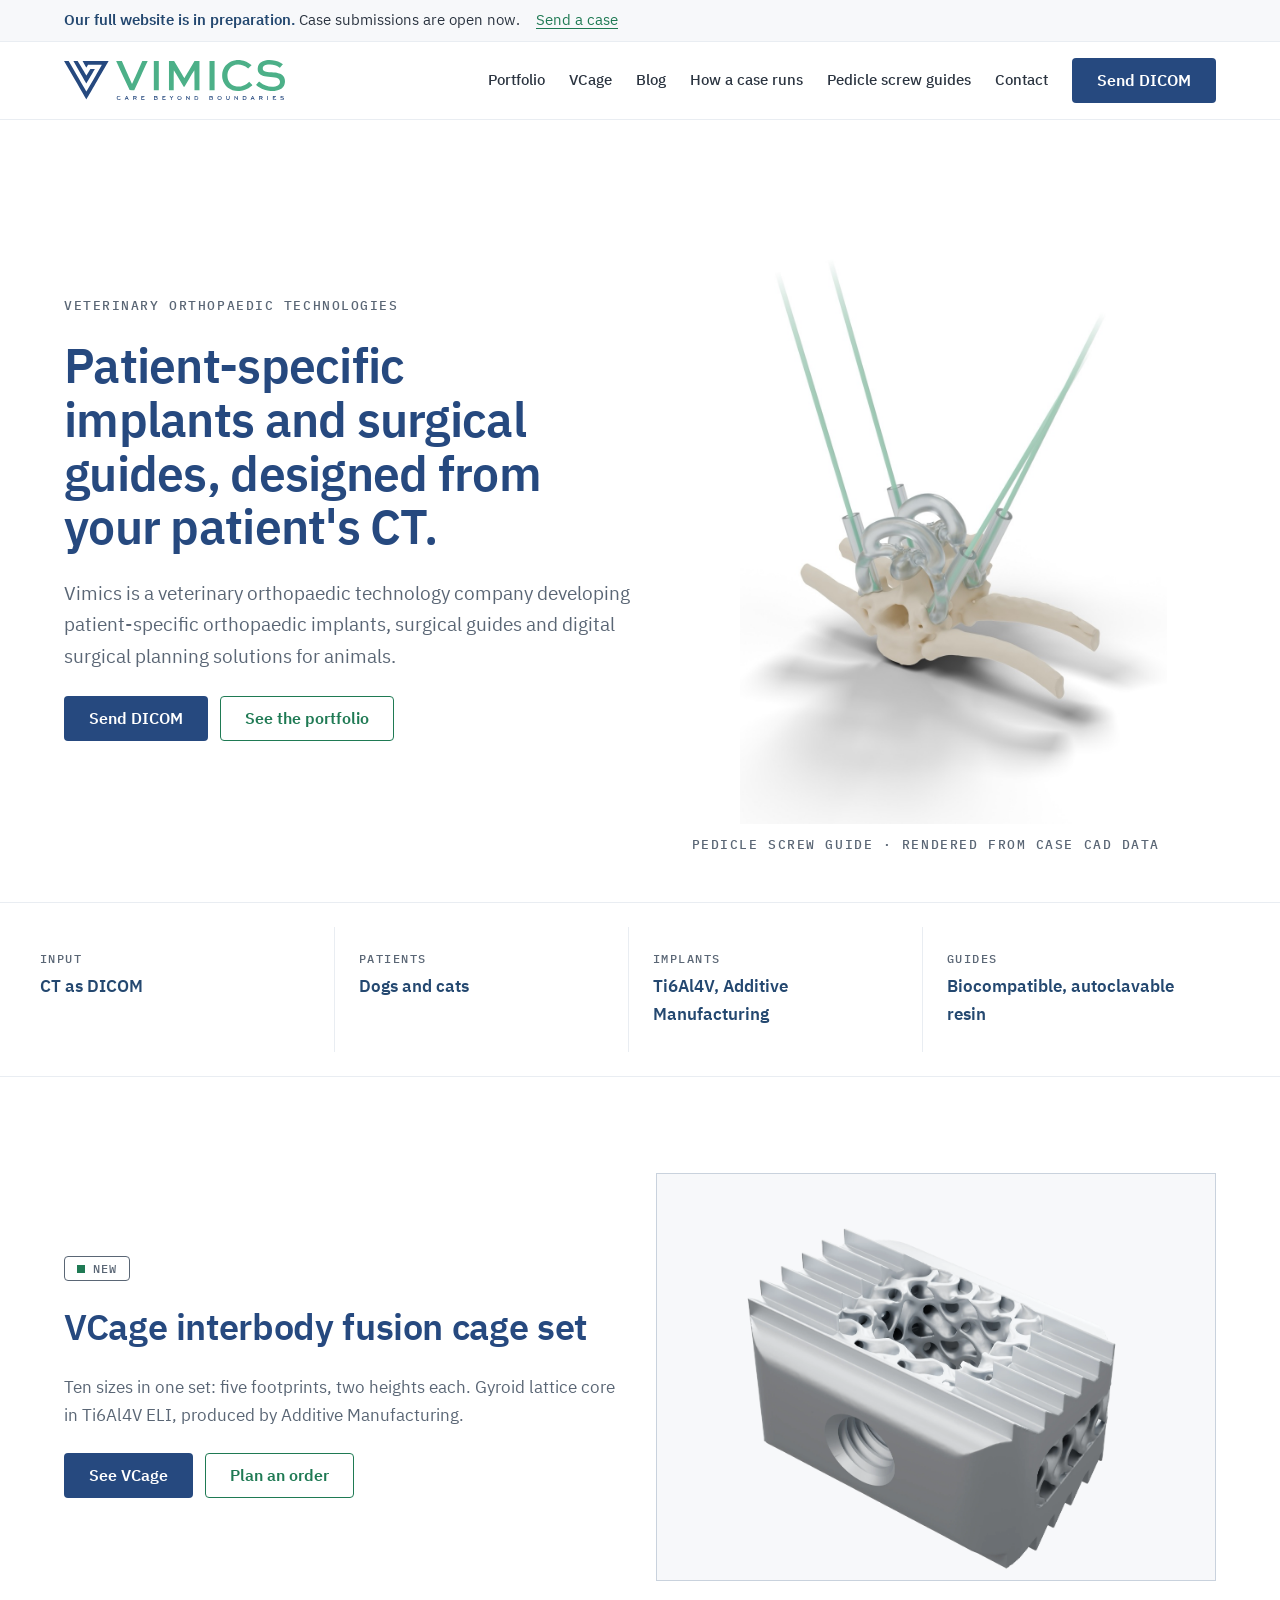
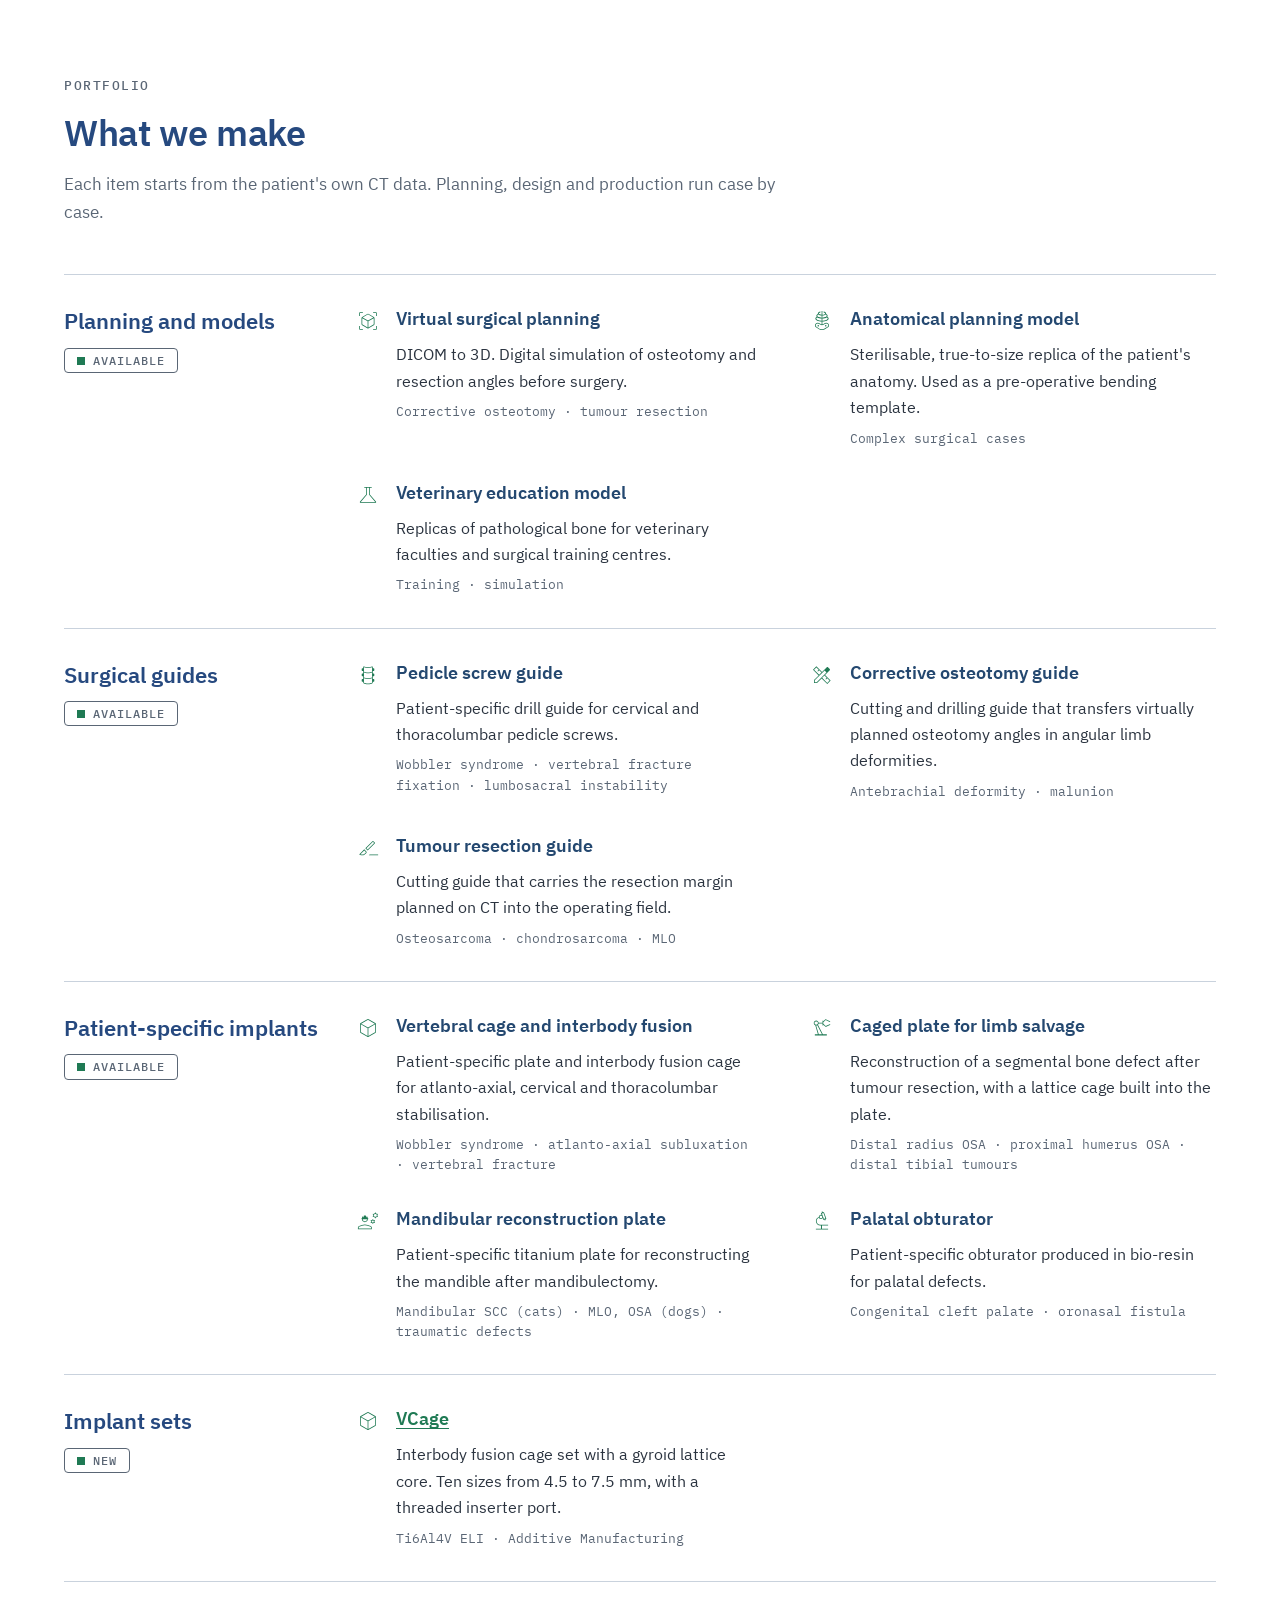
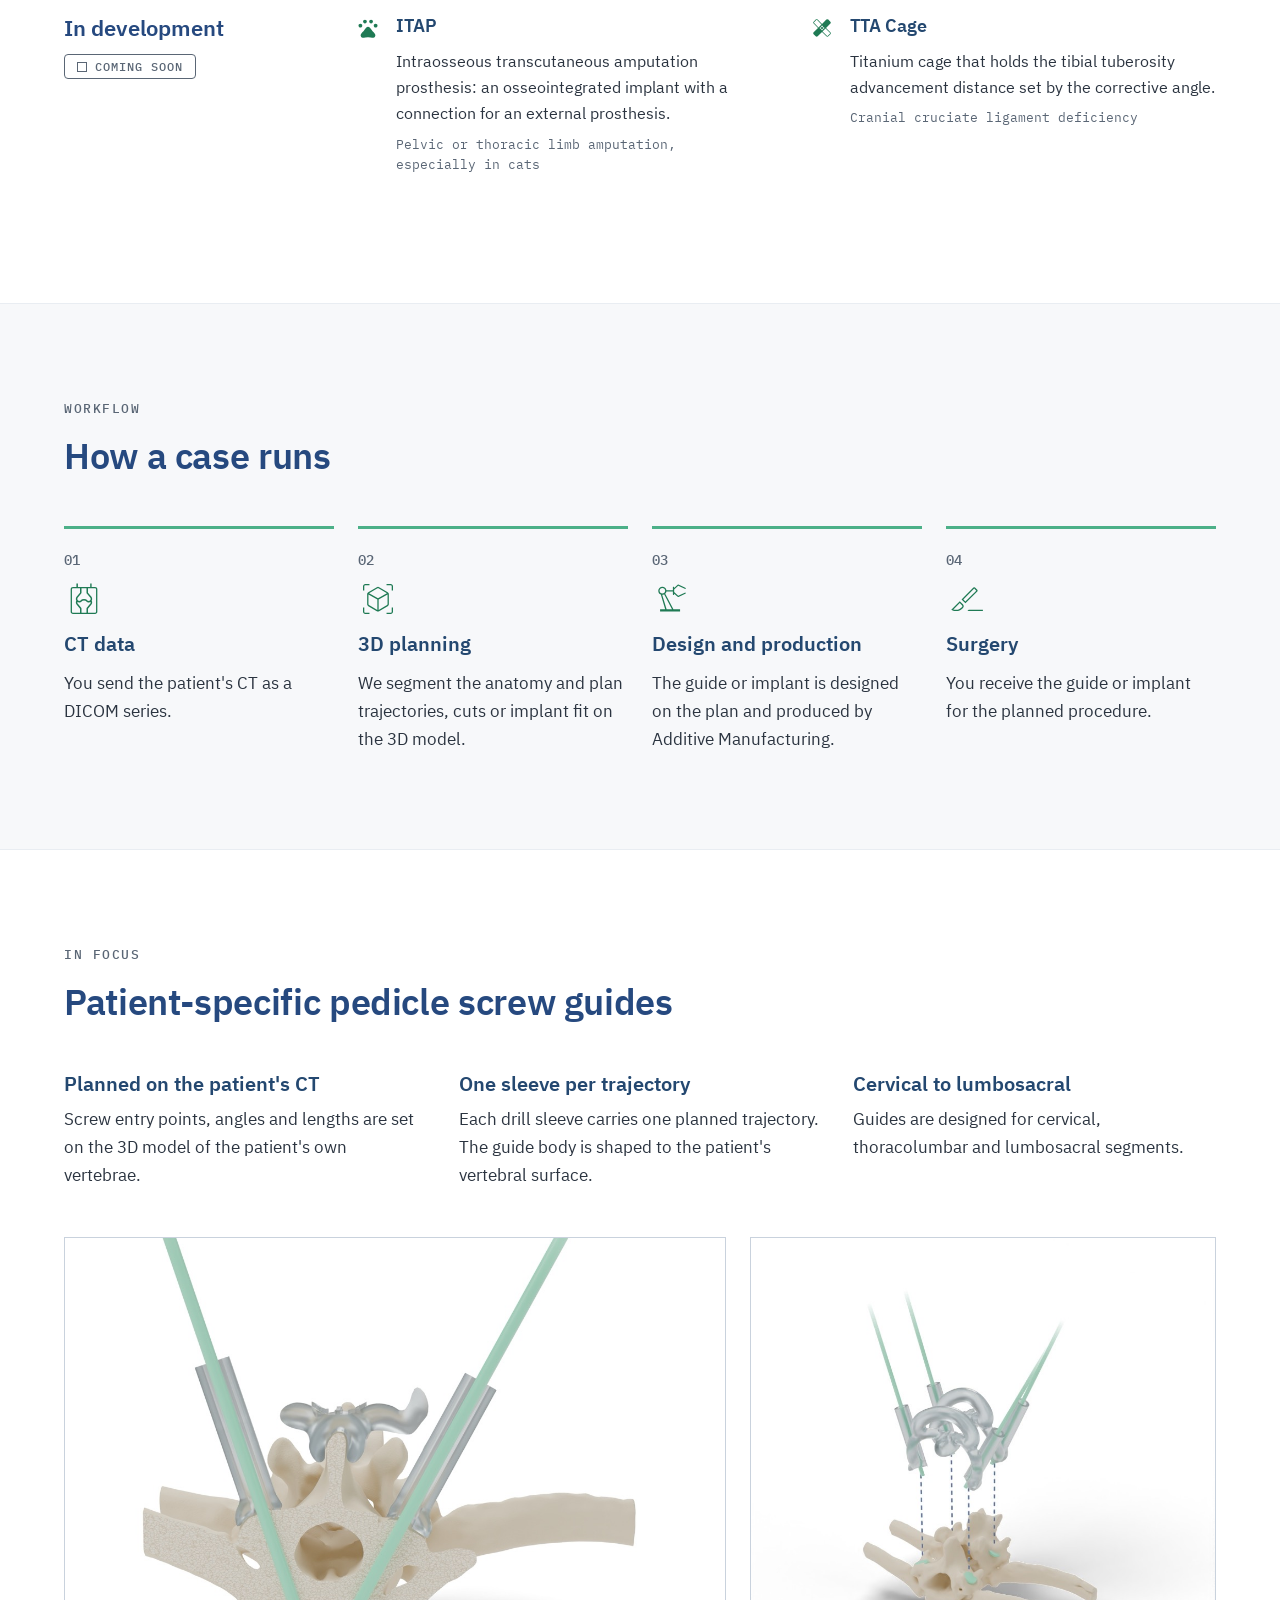
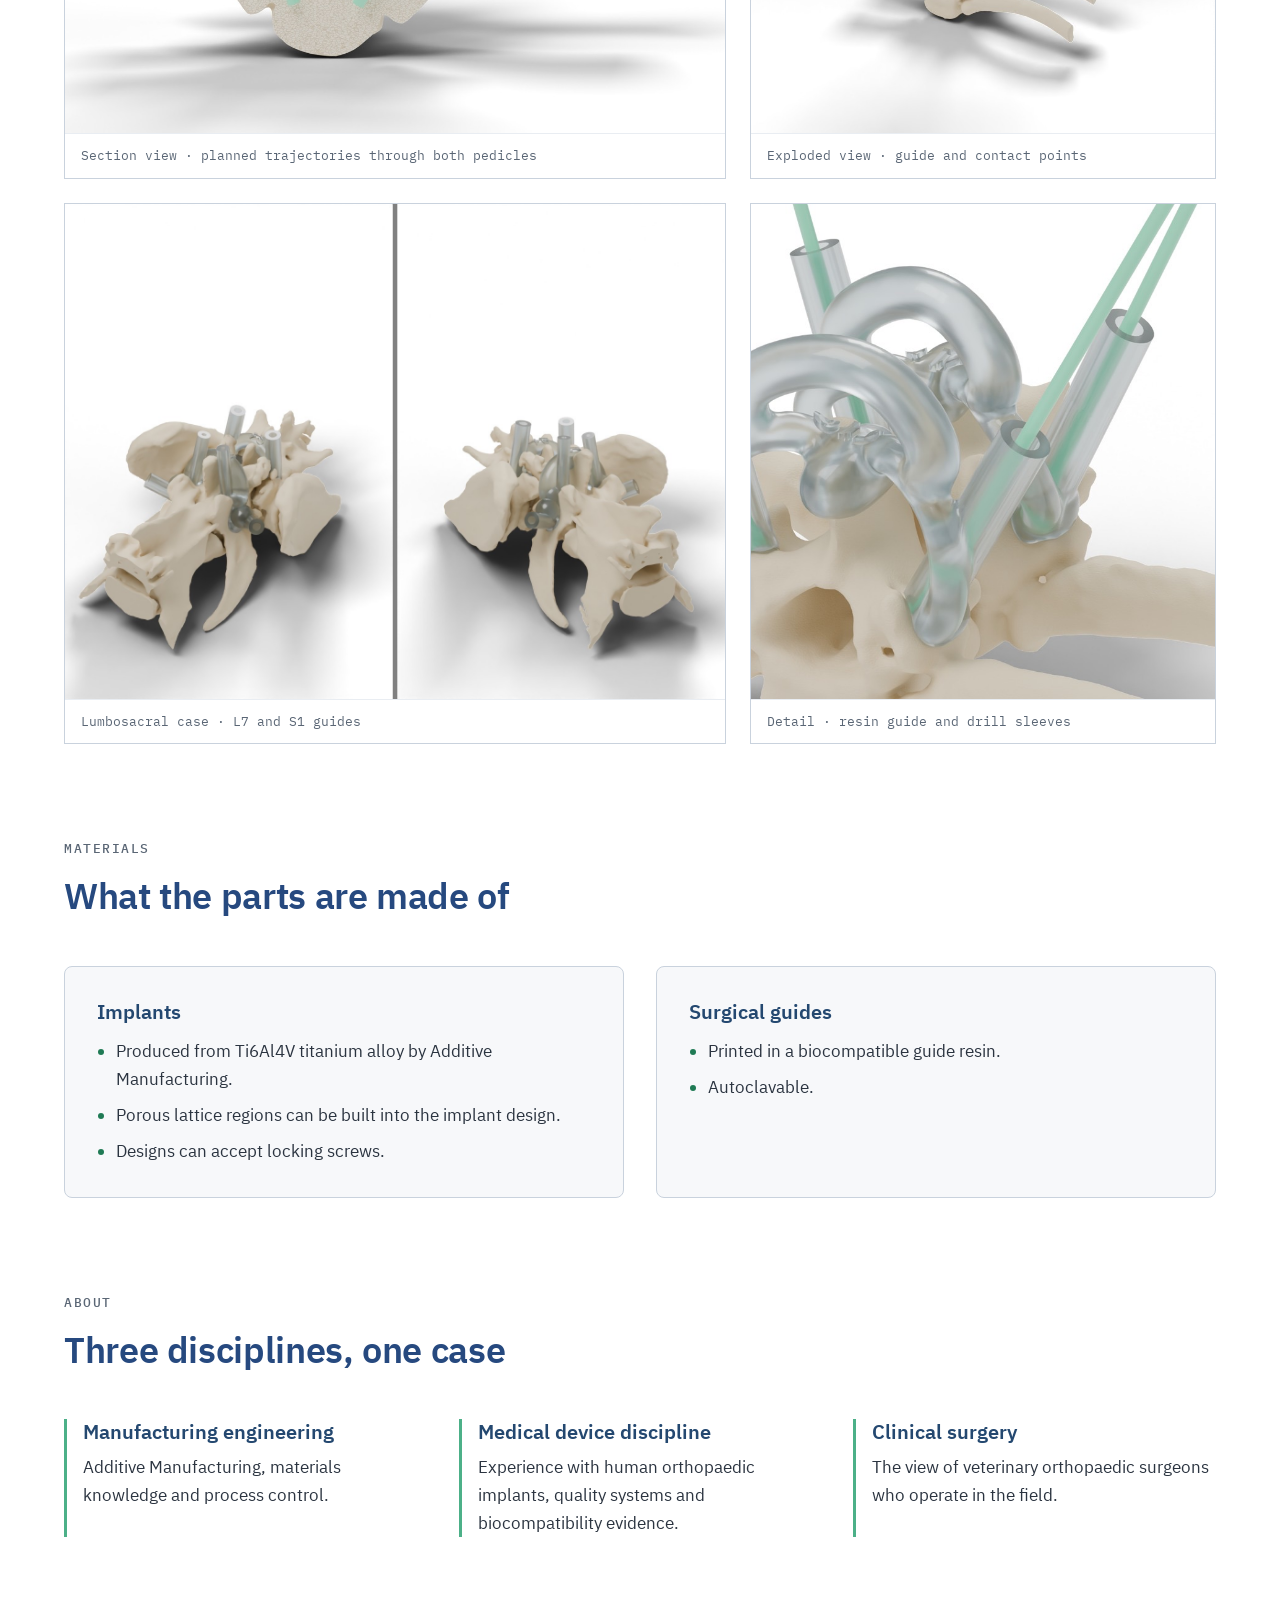
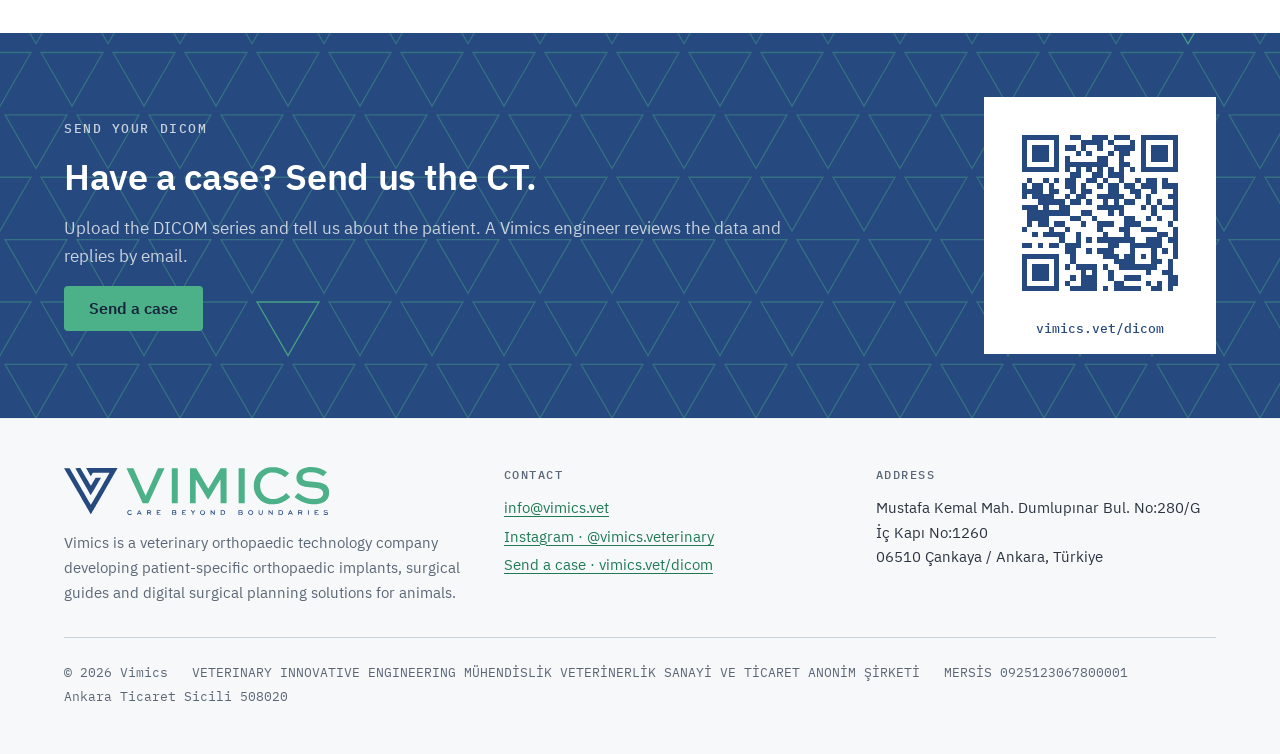
<file: index.html>
<!doctype html>
<html lang="en">
<head>
<meta charset="utf-8">
<meta name="viewport" content="width=device-width, initial-scale=1, viewport-fit=cover">
<title>Vimics · Patient-specific veterinary implants and surgical guides</title>
<meta name="description" content="Vimics is a veterinary orthopaedic technology company developing patient-specific orthopaedic implants, surgical guides and digital surgical planning solutions for animals.">
<link rel="canonical" href="https://vimics.vet/">
<meta name="robots" content="index, follow, max-image-preview:large">
<meta property="og:type" content="website">
<meta property="og:site_name" content="Vimics">
<meta property="og:locale" content="en_GB">
<meta property="og:url" content="https://vimics.vet/">
<meta property="og:title" content="Vimics · Veterinary Orthopaedic Technologies">
<meta property="og:description" content="Patient-specific implants, surgical guides and digital surgical planning for dogs and cats. Send your DICOM at vimics.vet/dicom.">
<meta property="og:image" content="https://vimics.vet/assets/img/og-home.jpg">
<meta property="og:image:width" content="1200">
<meta property="og:image:height" content="630">
<meta property="og:image:alt" content="Patient-specific pedicle screw drill guide seated on a vertebral segment, with planned drill trajectories">
<meta name="twitter:card" content="summary_large_image">
<meta name="theme-color" content="#26497F">
<script type="application/ld+json">
{
  "@context": "https://schema.org",
  "@graph": [
    {
      "@type": "WebSite",
      "@id": "https://vimics.vet/#website",
      "name": "Vimics",
      "alternateName": ["VIMICS", "Vimics Veterinary", "vimics.vet"],
      "url": "https://vimics.vet/",
      "inLanguage": "en",
      "publisher": { "@id": "https://vimics.vet/#organization" }
    },
    {
      "@type": "Organization",
      "@id": "https://vimics.vet/#organization",
      "name": "Vimics",
      "alternateName": "VIMICS",
      "legalName": "VETERINARY INNOVATIVE ENGINEERING MÜHENDİSLİK VETERİNERLİK SANAYİ VE TİCARET ANONİM ŞİRKETİ",
      "url": "https://vimics.vet/",
      "logo": "https://vimics.vet/assets/img/email/vimics-logo.png",
      "image": "https://vimics.vet/assets/img/og-home.jpg",
      "slogan": "Care Beyond Boundaries",
      "description": "Vimics is a veterinary orthopaedic technology company developing patient-specific orthopaedic implants, surgical guides and digital surgical planning solutions for animals.",
      "email": "info@vimics.vet",
      "address": {
        "@type": "PostalAddress",
        "streetAddress": "Mustafa Kemal Mah. Dumlupınar Bul. No:280/G İç Kapı No:1260",
        "postalCode": "06510",
        "addressLocality": "Çankaya",
        "addressRegion": "Ankara",
        "addressCountry": "TR"
      },
      "contactPoint": { "@type": "ContactPoint", "contactType": "customer support", "email": "info@vimics.vet", "availableLanguage": ["en", "tr"] },
      "knowsAbout": ["veterinary orthopaedics", "patient-specific implants", "surgical guides", "pedicle screw guides", "digital surgical planning", "interbody fusion cages", "Additive Manufacturing"],
      "sameAs": ["https://www.linkedin.com/company/vimics", "https://www.instagram.com/vimics.veterinary/"]
    }
  ]
}
</script>
<link rel="icon" href="favicon.ico" sizes="48x48">
<link rel="icon" href="assets/img/favicon.svg" type="image/svg+xml">
<link rel="icon" href="assets/img/favicon-192.png" type="image/png" sizes="192x192">
<link rel="apple-touch-icon" href="assets/img/apple-touch-icon.png">
<link rel="preload" href="assets/fonts/IBMPlexSans-SemiBold.woff2" as="font" type="font/woff2" crossorigin>
<link rel="stylesheet" href="assets/site.css">
</head>
<body>

<div class="duyuru">
  <div class="kolon">
    <span><strong>Our full website is in preparation.</strong> Case submissions are open now.</span>
    <a href="dicom/">Send a case</a>
  </div>
</div>

<header class="ust">
  <div class="kolon">
    <a class="logo-link" href="./" aria-label="Vimics home"><svg viewBox="0 0 2000 362"  xmlns="http://www.w3.org/2000/svg" role="img" aria-label="Vimics, Care Beyond Boundaries"><g transform="translate(0.000000,362.000000) scale(0.100000,-0.100000)" fill="var(--logo-monogram)"><path d="M978 3530 l-128 -5 582 -1017 c321 -560 585 -1018 588 -1018 5 0 770 1305 770 1314 0 3 -91 6 -203 6 l-202 0 -175 -305 c-155 -271 -176 -304 -188 -288 -7 10 -187 312 -400 670 l-387 653 -65 -2 c-36 -1 -122 -5 -192 -8z"/><path d="M1680 3533 c0 -10 334 -592 340 -592 3 0 39 55 80 122 l75 122 623 3 c539 2 623 0 620 -12 -7 -33 -1383 -2415 -1390 -2408 -4 4 -367 626 -807 1382 l-798 1375 -211 3 -210 2 1003 -1728 c551 -951 1007 -1737 1012 -1746 7 -13 225 360 988 1686 539 936 992 1723 1008 1750 l27 48 -1180 0 c-649 0 -1180 -3 -1180 -7z"/><path d="M4884 352 c-109 -51 -144 -173 -79 -273 47 -73 172 -98 261 -52 59 31 68 46 44 68 -18 16 -20 16 -46 -4 -109 -86 -253 -5 -224 126 19 85 115 119 205 73 36 -18 40 -19 57 -4 54 49 -133 105 -218 66z"/><path d="M10388 356 c-86 -32 -128 -88 -128 -171 0 -189 259 -253 361 -89 86 140 -74 319 -233 260z m132 -62 c84 -50 77 -188 -12 -225 -100 -41 -199 31 -185 135 12 87 119 136 197 90z"/><path d="M14020 359 c-188 -56 -168 -326 27 -355 157 -23 273 129 203 266 -36 71 -146 114 -230 89z m151 -88 c107 -107 -23 -268 -159 -197 -81 42 -83 170 -3 219 14 9 48 17 75 17 43 0 53 -4 87 -39z"/><path d="M19667 356 c-51 -19 -65 -33 -73 -71 -14 -75 16 -100 137 -116 105 -14 119 -21 119 -60 0 -64 -131 -75 -211 -18 l-31 22 -20 -21 -21 -20 39 -25 c75 -49 183 -59 252 -23 56 29 70 115 26 159 -24 25 -38 28 -149 43 -63 8 -85 20 -85 43 0 46 101 62 169 26 33 -16 34 -16 54 4 l21 20 -47 21 c-62 28 -132 34 -180 16z"/><path d="M5626 308 c-13 -29 -49 -107 -80 -172 -31 -65 -56 -121 -56 -122 0 -2 14 -4 30 -4 27 0 33 6 50 45 l19 45 85 0 85 0 20 -45 c17 -39 24 -45 50 -45 17 0 31 3 30 8 0 4 -35 81 -78 172 -70 149 -80 165 -104 168 -25 3 -30 -2 -51 -50z m78 -84 c34 -74 34 -74 -29 -74 -30 0 -55 4 -55 9 0 12 49 121 54 121 3 0 16 -25 30 -56z"/><path d="M6260 186 l0 -176 30 0 30 0 0 65 0 65 63 0 63 0 35 -62 c30 -55 38 -63 67 -66 40 -4 40 -2 -3 68 -19 32 -35 60 -35 63 0 3 16 21 35 40 37 37 44 67 23 111 -22 50 -53 60 -185 64 l-123 4 0 -176z m244 98 c21 -20 20 -43 -1 -66 -13 -15 -31 -18 -100 -18 l-83 0 0 50 0 50 84 0 c64 0 88 -4 100 -16z"/><path d="M7000 185 l0 -175 145 0 145 0 0 25 0 25 -115 0 -115 0 0 55 0 55 65 0 c63 0 65 1 65 25 0 24 -2 25 -65 25 l-65 0 0 40 0 40 110 0 110 0 0 30 0 30 -140 0 -140 0 0 -175z"/><path d="M8150 186 l0 -176 119 0 c66 0 131 4 144 9 69 26 90 110 42 161 -23 24 -24 28 -10 40 25 21 19 83 -11 111 -24 22 -34 24 -155 28 l-129 3 0 -176z m248 76 c4 -41 -21 -52 -119 -52 l-69 0 0 45 0 46 93 -3 92 -3 3 -33z m0 -108 c31 -21 26 -64 -8 -81 -14 -7 -60 -13 -102 -13 l-78 0 0 55 0 55 83 0 c59 0 89 -4 105 -16z"/><path d="M8910 185 l0 -175 145 0 145 0 0 25 0 25 -115 0 -115 0 0 55 0 55 65 0 c63 0 65 1 65 25 0 24 -2 25 -65 25 l-65 0 0 40 0 39 108 3 107 3 3 28 3 27 -140 0 -141 0 0 -175z"/><path d="M9567 348 c5 -7 37 -49 71 -94 l62 -81 0 -81 0 -82 30 0 30 0 0 81 0 81 63 81 c86 112 84 107 45 107 -30 0 -40 -7 -82 -65 -54 -74 -52 -74 -111 9 -37 51 -43 56 -79 56 -29 0 -36 -3 -29 -12z"/><path d="M11060 185 l0 -175 30 0 29 0 3 117 3 117 98 -117 c76 -91 103 -117 122 -117 l25 0 0 175 0 175 -30 0 -29 0 -3 -117 -3 -117 -98 117 c-76 91 -103 117 -122 117 l-25 0 0 -175z"/><path d="M11820 184 l0 -176 113 4 c130 4 162 17 197 81 55 98 9 229 -91 257 -19 6 -76 10 -126 10 l-93 0 0 -176z m241 87 c25 -25 29 -37 29 -84 0 -90 -47 -127 -162 -127 l-48 0 0 120 0 120 76 0 c70 0 78 -2 105 -29z"/><path d="M13160 185 l0 -177 136 4 136 3 29 33 c37 41 39 89 5 129 -21 25 -22 29 -9 49 22 34 13 83 -20 108 -25 18 -45 21 -153 24 l-124 4 0 -177z m238 103 c42 -42 -7 -78 -105 -78 l-73 0 0 45 0 45 83 0 c51 0 88 -5 95 -12z m10 -134 c31 -21 26 -64 -8 -81 -14 -7 -60 -13 -102 -13 l-78 0 0 55 0 55 83 0 c59 0 89 -4 105 -16z"/><path d="M14682 221 c3 -139 3 -140 33 -171 53 -55 162 -64 221 -18 43 35 54 75 54 208 l0 120 -30 0 -30 0 0 -121 c0 -134 -6 -154 -55 -175 -44 -18 -90 -8 -115 24 -17 22 -20 40 -20 148 l0 124 -31 0 -31 0 4 -139z"/><path d="M15430 185 l0 -175 25 0 25 0 0 115 c0 63 4 115 8 115 4 0 50 -52 102 -115 79 -96 100 -115 123 -115 l27 0 -2 173 -3 172 -27 3 -27 3 -3 -121 -3 -121 -100 120 c-74 91 -105 121 -122 121 l-23 0 0 -175z"/><path d="M16180 185 l0 -177 119 3 c129 4 150 12 195 73 31 41 30 159 -2 204 -39 53 -73 66 -199 70 l-113 4 0 -177z m243 89 c33 -33 43 -84 28 -135 -17 -55 -46 -71 -133 -73 l-73 -1 -3 118 -3 117 79 0 c72 0 82 -2 105 -26z"/><path d="M17046 352 c-8 -13 -156 -334 -156 -338 0 -2 13 -4 30 -4 25 0 32 6 49 45 l20 45 83 0 84 0 22 -45 c19 -39 26 -45 52 -45 16 0 30 2 30 3 0 2 -35 80 -79 173 -69 148 -82 169 -104 172 -14 2 -28 -1 -31 -6z m84 -194 c0 -5 -25 -8 -55 -8 -63 0 -64 0 -29 77 l26 58 29 -60 c15 -33 28 -63 29 -67z"/><path d="M17660 185 l0 -175 30 0 30 0 0 65 0 65 63 0 62 0 35 -65 c32 -59 38 -65 68 -65 39 0 39 -4 -3 69 -42 72 -42 65 -3 100 27 24 33 36 33 69 0 82 -57 112 -210 112 l-105 0 0 -175z m242 98 c51 -46 8 -83 -99 -83 l-83 0 0 50 0 50 82 0 c62 0 86 -4 100 -17z"/><path d="M18400 185 l0 -175 30 0 30 0 0 175 0 175 -30 0 -30 0 0 -175z"/><path d="M18904 347 c-2 -7 -3 -85 -2 -172 l3 -160 148 -3 147 -3 0 25 0 25 -117 3 -118 3 0 50 0 50 68 3 c64 3 67 4 67 27 0 24 -2 25 -70 25 l-70 0 0 40 0 40 110 0 110 0 0 30 0 30 -135 0 c-102 0 -137 -3 -141 -13z"/></g><g transform="translate(0.000000,362.000000) scale(0.100000,-0.100000)" fill="var(--logo-kelime)"><path d="M15545 3603 c-617 -78 -1073 -494 -1207 -1101 -32 -142 -32 -443 0 -589 156 -720 775 -1160 1552 -1102 383 29 741 176 1045 431 145 121 148 90 -24 262 l-149 149 -75 -67 c-201 -183 -425 -299 -677 -353 -120 -25 -365 -25 -475 1 -444 103 -724 455 -742 931 -15 413 169 758 499 934 382 204 931 112 1346 -226 l33 -27 152 153 152 152 -44 37 c-247 209 -581 355 -932 406 -97 15 -370 20 -454 9z"/><path d="M18305 3589 c-458 -81 -717 -309 -766 -675 -30 -225 26 -420 157 -549 175 -173 424 -245 1009 -290 612 -48 795 -131 835 -379 49 -306 -221 -496 -705 -496 -405 1 -769 135 -1090 403 -44 37 -83 66 -87 65 -10 -4 -268 -301 -268 -309 0 -12 183 -155 276 -216 307 -201 633 -307 1022 -332 654 -43 1137 182 1266 589 110 347 18 699 -229 875 -196 140 -418 196 -941 235 -335 25 -479 44 -572 76 -166 55 -222 123 -222 268 0 246 246 380 670 363 315 -13 594 -97 800 -242 44 -30 81 -55 84 -55 8 0 266 299 266 308 0 12 -113 87 -210 140 -363 198 -901 290 -1295 221z"/><path d="M4720 3523 c0 -5 274 -597 609 -1318 l608 -1310 210 -3 210 -2 609 1311 c335 722 611 1316 612 1321 2 4 -107 7 -244 6 l-249 -3 -456 -1030 c-251 -566 -462 -1030 -469 -1030 -7 0 -218 465 -469 1032 l-456 1032 -257 1 c-142 0 -258 -3 -258 -7z"/><path d="M8130 2210 l0 -1320 225 0 225 0 0 1320 0 1320 -225 0 -225 0 0 -1320z"/><path d="M9500 2210 l0 -1320 215 0 215 0 2 898 c2 589 6 897 13 896 5 -1 207 -334 448 -740 l438 -739 37 -3 37 -3 440 742 c242 408 445 741 450 741 7 -1 11 -310 13 -897 l2 -895 225 0 225 0 0 1320 0 1320 -224 0 -224 0 -452 -767 c-249 -423 -457 -773 -464 -780 -8 -9 -122 178 -470 768 l-459 779 -233 0 -234 0 0 -1320z"/><path d="M13170 2210 l0 -1320 230 0 230 0 0 1320 0 1320 -230 0 -230 0 0 -1320z"/></g></svg></a>
    <nav class="nav" aria-label="Main">
      <a href="#portfolio">Portfolio</a>
      <a href="vcage/">VCage</a>
      <a href="blog/">Blog</a>
      <a href="#workflow">How a case runs</a>
      <a href="#spinal">Pedicle screw guides</a>
      <a href="#contact">Contact</a>
      <a class="btn btn-birincil" href="dicom/">Send DICOM</a>
    </nav>
  </div>
</header>

<main>

<section class="hero">
  <div class="kolon">
    <div class="hero-metin">
      <span class="etiket">Veterinary orthopaedic technologies</span>
      <h1>Patient-specific implants and surgical guides, designed from your patient's CT.</h1>
      <p class="lead">Vimics is a veterinary orthopaedic technology company developing patient-specific orthopaedic implants, surgical guides and digital surgical planning solutions for animals.</p>
      <div class="eylemler">
        <a class="btn btn-birincil" href="dicom/">Send DICOM</a>
        <a class="btn btn-ikincil" href="#portfolio">See the portfolio</a>
      </div>
    </div>
    <figure>
      <img class="tema-acik" src="assets/img/hero-light.jpg" width="1000" height="1500" alt="Patient-specific pedicle screw drill guide seated on a thoracolumbar vertebral segment, with four drill sleeves and planned trajectories">
      <img class="tema-koyu" src="assets/img/hero-dark.png" width="900" height="1350" alt="Patient-specific pedicle screw drill guide seated on a thoracolumbar vertebral segment, with four drill sleeves and planned trajectories">
      <figcaption class="etiket">Pedicle screw guide · rendered from case CAD data</figcaption>
    </figure>
  </div>
</section>

<section class="serit" aria-label="Key facts">
  <div class="kolon">
    <dl>
      <div><dt>Input</dt><dd>CT as DICOM</dd></div>
      <div><dt>Patients</dt><dd>Dogs and cats</dd></div>
      <div><dt>Implants</dt><dd>Ti6Al4V, Additive Manufacturing</dd></div>
      <div><dt>Guides</dt><dd>Biocompatible, autoclavable resin</dd></div>
    </dl>
  </div>
</section>

<section class="bolum" id="vcage" style="padding-bottom: 0;">
  <div class="kolon">
    <div class="yeni-urun">
      <div class="hero-metin">
        <span class="durum">New</span>
        <h2>VCage interbody fusion cage set</h2>
        <p class="ikincil">Ten sizes in one set: five footprints, two heights each. Gyroid lattice core in Ti6Al4V ELI, produced by Additive Manufacturing.</p>
        <div class="eylemler">
          <a class="btn btn-birincil" href="vcage/">See VCage</a>
          <a class="btn btn-ikincil" href="vcage/#order">Plan an order</a>
        </div>
      </div>
      <a href="vcage/" class="yeni-urun-gorsel" aria-label="VCage product page"><img class="tema-acik" src="assets/img/vcage/hero-acik.webp" width="5444" height="3960" loading="lazy" alt="VCage interbody fusion cage in raw titanium"><img class="tema-koyu" src="assets/img/vcage/hero.webp" width="5444" height="3960" loading="lazy" alt="VCage interbody fusion cage in raw titanium"></a>
    </div>
  </div>
</section>

<section class="bolum" id="portfolio">
  <div class="kolon">
    <div class="bolum-bas">
      <span class="etiket">Portfolio</span>
      <h2>What we make</h2>
      <p class="ikincil">Each item starts from the patient's own CT data. Planning, design and production run case by case.</p>
    </div>

    <div class="grup">
      <div class="grup-bas">
        <h3>Planning and models</h3>
        <span class="durum">Available</span>
      </div>
      <ul class="urunler">
        <li class="urun"><svg class="ic" viewBox="0 -960 960 960" aria-hidden="true"><path d="M451.08-188.54 246.46-308.31q-12.24-8.42-19.46-21.06-7.23-12.63-7.23-27.09v-239.31q0-14.46 7.23-27.09 7.22-12.64 19.46-21.06l205.62-121q13.23-7.23 27.92-7.23 14.69 0 27.92 7.23l205.62 121q12.24 8.42 19.46 21.06 7.23 12.63 7.23 27.09v239.31q0 14.46-7.1 27.09-7.11 12.64-20.59 21.06L506.46-188.54q-13.56 8-27.85 8-14.3 0-27.53-8Zm13.54-28.23v-251.69L250.77-589.77v232.08q0 6.92 3.08 12.31 3.07 5.38 9.23 8.46l201.54 120.15Zm30.76 0 201.77-120.15q6.16-3.08 9.23-8.46 3.08-5.39 3.08-12.31v-232.08L495.38-468.46v251.69ZM120-684.85v-99.77q0-22.44 16.47-38.91Q152.94-840 175.38-840h99.77v30.77h-99.77q-10.76 0-17.69 6.92-6.92 6.93-6.92 17.69v99.77H120ZM275.15-120h-99.77q-22.44 0-38.91-16.47Q120-152.94 120-175.38v-99.77h30.77v99.77q0 10.76 6.92 17.69 6.93 6.92 17.69 6.92h99.77V-120Zm409.7 0v-30.77h99.77q10.76 0 17.69-6.92 6.92-6.93 6.92-17.69v-99.77H840v99.77q0 22.44-16.47 38.91Q807.06-120 784.62-120h-99.77Zm124.38-564.85v-99.77q0-10.76-6.92-17.69-6.93-6.92-17.69-6.92h-99.77V-840h99.77q22.44 0 38.91 16.47Q840-807.06 840-784.62v99.77h-30.77ZM480-495.54l214.62-123.84-202.31-115.93q-6.16-3.07-12.31-3.07t-12.31 3.07L265.38-619.38 480-495.54Zm0 11.92Zm0-11.92Zm15.38 27.08Zm-30.76 0Z"/></svg><h4>Virtual surgical planning</h4><p>DICOM to 3D. Digital simulation of osteotomy and resection angles before surgery.</p><span class="endikasyon">Corrective osteotomy · tumour resection</span></li>
        <li class="urun"><svg class="ic" viewBox="0 -960 960 960" aria-hidden="true"><path d="M480-120q-38.85 0-67.73-7.96-28.89-7.96-64.73-30.89l-109-69.23q-19.77-12.61-29.16-34.19-9.38-21.58-9.38-42.58 0-49 35.31-75.92T312-407.69q22.08 0 43.04 6.81 20.96 6.8 36.81 21.19 14.23 13.46 31.88 21.07 17.65 7.62 40.89 9.85v-110.46q-51.16-1.46-96.39-10.08-45.23-8.61-79.38-23.61-34.16-15-53.81-36.66-19.66-21.65-19.66-49.42 0-20 14-37.12 14-17.11 39-32.11-6-9-9.5-19.89-3.5-10.88-3.5-22.88 0-22 16.62-40.88 16.62-18.89 45.62-33.89-1.24-4.23-1.74-8.73t-.5-9.5q0-26 27.5-45.5t72.5-30.5v35.85q-35.53 9.61-49.26 22.19-13.74 12.58-14.89 18.88 1.15 28.08 40.92 37.66 39.77 9.57 72.47 11.8V-880h30.76v146.38q37.31-1.46 74.77-11.03 37.47-9.58 38.62-38.43-1.15-7.07-15.27-18.88-14.12-11.81-48.12-21.42l.24-36.62q45 11 72 31t27 45q0 3.23-2.24 18.23 29 15 45.62 33.89Q704.62-713 704.62-691q0 12-3.12 22.62-3.12 10.61-9.12 19.61 25 14.77 38.62 32.27 13.62 17.5 13.62 37.5 0 27.77-19.66 49.42-19.65 21.66-53.81 36.66-34.15 15-79.38 23.61-45.23 8.62-96.39 10.08v110.46q23.24-2.23 40.89-9.85 17.65-7.61 31.88-21.07 15.85-14.39 36.81-21.19 20.96-6.81 43.04-6.81 41.38 0 76.69 27.42Q760-352.85 760-303.85q0 21-9.38 42.2-9.39 21.19-29.16 33.8l-109 69q-35.84 22.93-64.73 30.89Q518.85-120 480-120Zm0-30.77q33.46 0 58.92-7.11 25.46-7.12 56.93-27.35l109-69q11.69-7.46 18.03-21.58 6.35-14.11 6.35-28.04 0-33.61-25.54-53.34-25.54-19.73-55.69-19.73-16.46 0-32.04 5.23-15.58 5.23-28.04 14.69-22.77 20.54-50.07 31.31-27.31 10.77-57.85 10.77-30.54 0-57.85-10.77-27.3-10.77-50.07-31.31-12.46-9.46-28.04-14.69-15.58-5.23-32.04-5.23-30.15 0-55.69 19.23t-25.54 52.84q0 13.93 6.35 28.54 6.34 14.62 18.03 22.08l109.23 70q31.47 20.23 56.81 26.85 25.35 6.61 58.81 6.61Zm-15.38-343.85v-84.61q-53.39-2-98.12-12.08-44.73-10.07-72.27-31.31-25.31 13.08-34.15 25.04-8.85 11.96-9.31 19.04.46 31.77 59.11 56.5 58.66 24.73 154.74 27.42ZM330-263.08q12 0 21-9t9-21q0-12-9-21t-21-9q-12 0-21 9t-9 21q0 12 9 21t21 9Zm134.62-351.54v-83.61q-40.39-2-73.97-10.46-33.57-8.46-52.34-27.46-26.08 12.84-36.58 24.8-10.5 11.97-10.96 20.58.23 35.54 52 54.5t121.85 21.65Zm30.76 120q96.08-2.69 154.74-27.42 58.65-24.73 59.11-56.5-.46-6.84-9.69-18.42-9.23-11.58-34.54-25.66-28.31 20.47-72.27 30.93-43.96 10.46-97.35 12.46v84.61Zm0-120q70.08-2.69 121.85-21.65 51.77-18.96 52-54.5-.46-8.61-10.96-20.96-10.5-12.35-36.58-24.42-18.77 19-52.34 27.46-33.58 8.46-73.97 10.46v83.61ZM630-263.08q12 0 21-9t9-21q0-12-9-21t-21-9q-12 0-21 9t-9 21q0 12 9 21t21 9Zm-150-.77Z"/></svg><h4>Anatomical planning model</h4><p>Sterilisable, true-to-size replica of the patient's anatomy. Used as a pre-operative bending template.</p><span class="endikasyon">Complex surgical cases</span></li>
        <li class="urun"><svg class="ic" viewBox="0 -960 960 960" aria-hidden="true"><path d="M187.38-160q-21.74 0-30.91-19.77-9.16-19.77 5.99-36.38l243.39-285.39v-267.69h-61.23q-6.54 0-10.97-4.49-4.42-4.48-4.42-11.11 0-6.63 4.42-10.9 4.43-4.27 10.97-4.27h270.76q6.54 0 10.97 4.48 4.42 4.49 4.42 11.12 0 6.63-4.42 10.9-4.43 4.27-10.97 4.27h-61.23v267.69l243.39 285.39q15.15 16.61 5.99 36.38Q794.36-160 772.62-160H187.38Zm-5.84-30.77h596.92L523.38-490.31v-278.92h-86.76v278.92L181.54-190.77ZM478.77-480Z"/></svg><h4>Veterinary education model</h4><p>Replicas of pathological bone for veterinary faculties and surgical training centres.</p><span class="endikasyon">Training · simulation</span></li>
      </ul>
    </div>

    <div class="grup">
      <div class="grup-bas">
        <h3>Surgical guides</h3>
        <span class="durum">Available</span>
      </div>
      <ul class="urunler">
        <li class="urun"><svg class="ic" viewBox="0 -960 960 960" aria-hidden="true"><path d="M480-112q-60.31 0-101.65-11.65Q337-135.31 314-141.92q-11-4.23-18.65-14.47-7.66-10.24-7.66-22.53v-30h-32.31q-12.03 0-19.86-7.83t-7.83-19.87v-50.4q0-12.6 7.83-20.33 7.83-7.73 19.86-7.73h32.31v-113.84h-32.31q-12.03 0-19.86-7.83t-7.83-19.87v-50.4q0-12.6 7.83-20.33 7.83-7.73 19.86-7.73h32.31v-106.15h-32.31q-12.03 0-19.86-7.83-7.83-7.82-7.83-19.86v-50.41q0-12.59 7.83-20.32t19.86-7.73h32.31v-48.47q0-13.92 9.93-20.88 9.92-6.96 23-2.04 28.69 9.23 70.38 18t89 8.77q47.31 0 89-9.15 41.69-9.16 70.38-18.39 13.08-4.92 23 1.86 9.93 6.77 9.93 21.06v49.24h32.31q12.03 0 19.86 7.82 7.83 7.83 7.83 19.87v50.41q0 12.59-7.83 20.32t-19.86 7.73h-32.31v106.15h32.31q12.03 0 19.86 7.83t7.83 19.87v50.4q0 12.6-7.83 20.33-7.83 7.73-19.86 7.73h-32.31v113.84h32.31q12.03 0 19.86 7.83t7.83 19.87v50.41q0 12.59-7.83 20.32t-19.86 7.73h-32.31v30q0 12.29-7.66 22.53Q657-146.15 646-141.92q-23 6.61-64.35 18.27Q540.31-112 480-112Zm0-470.85q46.77 0 87.73-8.34 40.96-8.35 73.81-19.89v-177.3q-37.23 11-78.31 19.07-41.08 8.08-83.61 8.08-41.77 0-82.85-8.08-41.08-8.07-78.31-19.07v177.3q32.85 11.54 73.92 19.89 41.08 8.34 87.62 8.34Zm0 230.93q46.77 0 87.73-8.85t73.81-20.38v-196.16q-34.23 9-75.12 17.12-40.88 8.11-86.42 8.11t-85.65-7.23q-40.12-7.23-75.89-18v196.16q32.85 11.53 73.81 20.38t87.73 8.85Zm0 209.15q45.54 0 87.12-9.19 41.57-9.19 74.42-20.73v-173.69q-35.77 10.76-76 18-40.23 7.23-85.92 7.23-44.93 0-85.16-7.23-40.23-7.24-76-18v173.69q32.85 11.54 74.54 20.73 41.69 9.19 87 9.19Z"/></svg><h4>Pedicle screw guide</h4><p>Patient-specific drill guide for cervical and thoracolumbar pedicle screws.</p><span class="endikasyon">Wobbler syndrome · vertebral fracture fixation · lumbosacral instability</span></li>
        <li class="urun"><svg class="ic" viewBox="0 -960 960 960" aria-hidden="true"><path d="m367-485.31 93.08-93.07-91.16-91.16-48 48.77-22-22 48.77-48-91.92-91.69-93.08 93.08L367-485.31Zm321.38 321.85 93.08-93.31-91.92-91.92-48 48.77-22-22 48-48-89.39-90.16L485.08-367l203.3 203.54Zm5.7-605.77 75.38 75.38-75.38-75.38ZM279.85-160H160v-119.85l184.77-184.77L120-689.38l134.77-136 226.77 225.76 191.08-191.07q5.15-5.16 10.76-7.23 5.62-2.08 12-2.08 5.62 0 11.24 2.08 5.61 2.07 10.76 7.23l73.31 75.61q5.16 5.16 6.85 10.77 1.69 5.62 1.69 11.23 0 6.39-1.69 11.62-1.69 5.23-6.85 10.38L601.15-481.54l224.23 225.77-135 135.54L464.85-345l-185 185Zm-89.08-30.77h75.38l393.77-394-75.38-75.38-393.77 394v75.38Zm431.08-432.08-37.31-37.3 75.38 75.38-38.07-38.08Z"/></svg><h4>Corrective osteotomy guide</h4><p>Cutting and drilling guide that transfers virtually planned osteotomy angles in angular limb deformities.</p><span class="endikasyon">Antebrachial deformity · malunion</span></li>
        <li class="urun"><svg class="ic" viewBox="0 -960 960 960" aria-hidden="true"><path d="m466-376.77-93.08-93.08 284.39-284.38q8.07-8.23 19.5-8.23 11.42 0 19.65 8.23l53.93 53.92q8.23 8.08 8.23 19.5 0 11.43-8.23 19.66L466-376.77Zm0-43.46 260.62-260.62L677-730.46 416.38-469.85 466-420.23Zm47.85 228.69 31-30.77h340.53v30.77H513.85Zm-285.47.77q-27.9 0-53.68-8t-48.55-23.85l204.23-204 75.54 75.54q8.98 8.5 14.11 19.42 5.12 10.93 5.12 23.06 0 12.14-4.92 23.38-4.92 11.25-13.54 19.76l-19 19.77q-26.61 27.38-62.19 41.15t-73.12 13.77h-24Zm0-30.77h24q31.7 0 61.27-12.23 29.58-12.23 52.04-34.69l20-19.23q8.16-8.93 7.04-21.19-1.11-12.27-10.04-21.97l-52.31-51.53-152.92 151.92q10.31 4.46 24.08 6.69 13.76 2.23 26.84 2.23Zm498.24-459.31L677-730.46l49.62 49.61ZM330.38-382.38Z"/></svg><h4>Tumour resection guide</h4><p>Cutting guide that carries the resection margin planned on CT into the operating field.</p><span class="endikasyon">Osteosarcoma · chondrosarcoma · MLO</span></li>
      </ul>
    </div>

    <div class="grup">
      <div class="grup-bas">
        <h3>Patient-specific implants</h3>
        <span class="durum">Available</span>
      </div>
      <ul class="urunler">
        <li class="urun"><svg class="ic" viewBox="0 -960 960 960" aria-hidden="true"><path d="M464.62-157.85v-313.61L190.77-629.77V-330q0 6.15 3.08 11.54 3.07 5.38 9.23 9.23l261.54 151.38Zm30.76 0 261.54-151.38q6.16-3.85 9.23-9.23 3.08-5.39 3.08-11.54v-300L495.38-471.62v313.77ZM480-497.08l270.62-157.3-258.31-149.39q-6.16-3.08-12.31-3.08t-12.31 3.08L209.15-654.38 480-497.08ZM187.69-282.62q-13.48-7.65-20.58-20.67-7.11-13.02-7.11-27.48v-298.46q0-14.46 7.11-27.48 7.1-13.02 20.58-20.67l264.62-153q13.56-7.24 27.85-7.24 14.3 0 27.53 7.24l264.62 153q13.48 7.65 20.58 20.67 7.11 13.02 7.11 27.48v298.46q0 14.46-7.11 27.48-7.1 13.02-20.58 20.67l-264.62 153q-13.56 7.24-27.85 7.24-14.3 0-27.53-7.24l-264.62-153ZM480-480Z"/></svg><h4>Vertebral cage and interbody fusion</h4><p>Patient-specific plate and interbody fusion cage for atlanto-axial, cervical and thoracolumbar stabilisation.</p><span class="endikasyon">Wobbler syndrome · atlanto-axial subluxation · vertebral fracture</span></li>
        <li class="urun"><svg class="ic" viewBox="0 -960 960 960" aria-hidden="true"><path d="M193.69-181.54V-234h122.39L210.85-586q-28.16-12.69-44.23-34.73-16.08-22.04-16.08-56.35 0-40.84 28.73-69.57 28.73-28.73 69.58-28.73 38.61 0 64.53 23.11 25.93 23.12 33.62 59.81h154.46v-69q0-6.62 4.78-11 4.78-4.39 10.61-4.39 7.92 0 12.34 6.2 4.43 6.19 2.89 14.11v10.77L608.62-817q7.16-7.23 17.25-8.96 10.1-1.73 20.7 3.5l152.2 72.15q5.92 2.69 9.42 8.62 3.5 5.92-.31 12.81-3.11 6.19-9.04 7.42-5.92 1.23-12.07-2.23l-157.31-75-97.23 93.61v54.31L629.46-557l157.31-75.23q7.12-3.46 12.18-2.12 5.05 1.35 9.28 7.5 2.69 6.93-.42 13.08-3.12 6.15-9.27 9.62l-149.92 69.69q-10.93 5.46-21.24 4.58-10.3-.89-19.08-8.78l-76.22-69.49v10.77q1.54 10.15-2.89 15.23-4.42 5.07-12.34 5.07-5.83 0-10.61-4.78-4.78-4.77-4.78-10.6v-69.23H345.77q-1.54 15.07-9.96 30.65-8.43 15.58-18.19 24.35L514.15-234h159.54v52.46h-480Zm54.79-428q28.25 0 48.08-19.82 19.82-19.83 19.82-48.08t-19.82-47.71q-19.83-19.47-48.08-19.47t-47.71 19.47q-19.46 19.46-19.46 47.71t19.46 48.08q19.46 19.82 47.71 19.82ZM350.54-234h128.92l-189-358.54q-6.84 4.31-20.77 7.85-13.92 3.54-24.84 3L350.54-234Zm128.92 0Z"/></svg><h4>Caged plate for limb salvage</h4><p>Reconstruction of a segmental bone defect after tumour resection, with a lattice cage built into the plate.</p><span class="endikasyon">Distal radius OSA · proximal humerus OSA · distal tibial tumours</span></li>
        <li class="urun"><svg class="ic" viewBox="0 -960 960 960" aria-hidden="true"><path d="M76.62-152.31v-56.61q0-26.31 13.3-43.81 13.31-17.5 38.46-29.96 50.16-24.46 108.58-39.16 58.42-14.69 117.96-14.69 59.54 0 117.58 14.69 58.04 14.7 108.96 39.16 24.39 12.46 38.08 29.96 13.69 17.5 13.69 43.81v56.61H76.62Zm30.76-30.77h495.08v-25.84q0-18.08-10.81-29.12-10.8-11.04-25.88-18.34-40.69-19-95.62-34.2-54.92-15.19-115.23-15.19-60.3 0-115.61 15.19-55.31 15.2-95.23 34.2-15.08 7.3-25.89 18.34t-10.81 29.12v25.84ZM354.92-435q-51.38 0-83.38-32.23-32-32.23-32-87.77h-8.46q-6.46 0-10.93-4.46-4.46-4.46-4.46-10.92 0-5.7 4.46-10.54 4.47-4.85 10.93-4.85h8.46q.77-27.69 11.54-50.85 10.77-23.15 33.54-44.69v38.23q0 5.23 4.11 8.96 4.12 3.74 9.35 3.74 5.46 0 9.07-3.74 3.62-3.73 3.62-8.96v-51.23q8-2.77 20.46-5.04t23.92-2.27q11.47 0 23.93 2.27 12.46 2.27 20.46 5.04v51.23q0 5.23 3.61 8.96 3.62 3.74 9.08 3.74 5.23 0 9.35-3.74 4.11-3.73 4.11-8.96v-38.23q23.54 21.54 33.31 44.69 9.77 23.16 11.31 50.85h8.46q6.46 0 10.92 4.85 4.46 4.84 4.46 10.54 0 6.46-4.46 10.92T478.77-555h-8.46q0 55.54-32.39 87.77-32.38 32.23-83 32.23Zm0-30.77q38.16 0 61.39-23.46 23.23-23.46 23.23-61.15H270.31q0 37.69 23.23 61.15t61.38 23.46Zm302 99.39-.46-28.24q-7.77-2.46-17.19-8.23-9.42-5.77-15.42-11.53l-26 13.23L582-426.23l25.23-15.92q-2-4.77-2.38-9.43-.39-4.65-.39-8.65 0-4.77.39-8.65.38-3.89 2.38-9.43L582-495l15.85-25.08 26 13.23q7-5.77 15.92-11.15 8.92-5.38 16.69-8.62l.46-27.46h30.77l1.23 27.46q7.77 3.24 16.7 8.62 8.92 5.38 15.92 11.15l25.23-13.23L763.38-495l-25.23 16.69q2 5.54 2 9.43v17.3q0 4.66-2 9.43l25.23 15.92-16.61 25.08-25.23-13.23q-6 5.76-15.42 11.53-9.43 5.77-17.2 8.23l-1.23 28.24h-30.77Zm15.39-54.31q16.77 0 28.54-11.39 11.77-11.38 11.77-28.15 0-16.77-11.77-28.54t-28.54-11.77q-16.77 0-28.16 11.77-11.38 11.77-11.38 28.54t11.38 28.15q11.39 11.39 28.16 11.39Zm88.77-170.39-3.62-28.07q-11.54-2.47-25.88-11-14.35-8.54-21.35-18.85l-30.92 13.69-13.85-23.46 27.31-18.77q-2-5.77-3.5-12.92-1.5-7.16-1.5-13.92 0-6 1.5-13.54 1.5-7.54 3.5-13.31l-27.31-18 13.85-23.46 30.92 12.92q7-10.31 21.35-18.96 14.34-8.65 25.88-10.12l3.62-28.07h26.46l3.61 28.07q11.54 1.47 25.89 10.12 14.34 8.65 22.11 18.96l30.16-12.92 13.84 23.46-27.3 18q2 5.77 3.5 13.31 1.5 7.54 1.5 13.54 0 6.76-1.5 13.92-1.5 7.15-3.5 12.92l27.3 18.77-13.84 23.46L839.15-649q-7.77 10.31-22.11 18.85-14.35 8.53-25.89 11l-3.61 28.07h-26.46Zm13.61-54.54q25 0 41.5-16.5t16.5-42.26q0-25-16.5-41.5t-41.5-16.5q-25.77 0-42.27 16.5-16.5 16.5-16.5 41.5 0 25.76 16.5 42.26 16.5 16.5 42.27 16.5ZM354.92-183.08Z"/></svg><h4>Mandibular reconstruction plate</h4><p>Patient-specific titanium plate for reconstructing the mandible after mandibulectomy.</p><span class="endikasyon">Mandibular SCC (cats) · MLO, OSA (dogs) · traumatic defects</span></li>
        <li class="urun"><svg class="ic" viewBox="0 -960 960 960" aria-hidden="true"><path d="M235.38-140v-30.77h203.39v-130.92h-26.54q-74.3 0-125.57-51.28-51.28-51.27-51.28-125.57 0-55.46 32.31-100.92t85.46-64.69q.16-43.85 35-68.47 34.85-24.61 75.08-10.07L436.85-794l39.46-14.13-14-37.87 42.15-15.54 14 37.77 36.33-12.46 100.52 268.08-37.62 14.23 14 37.77-40.92 15.3L576-538.62l-39.92 16.77-25.77-74.92q-12.69 18.54-31.66 28.73-18.96 10.19-42.29 9.96-26.44.54-48.05-15.23-21.62-15.77-31.54-41.07-41.15 17-65.89 53.74-24.73 36.75-24.73 82.1 0 61.44 42.32 103.76 42.32 42.32 103.78 42.32h312.37v30.77H478.77v130.92h245.85V-140H235.38Zm321.39-422.77 59.15-22.85-79.23-212.92L476-778l80.77 215.23Zm-118.71-26.08q22.79 0 38.44-15.04 15.65-15.04 15.65-38.19t-15.41-38.8q-15.41-15.66-38.19-15.66-22.78 0-38.43 15.42-15.66 15.41-15.66 38.2 0 23.54 15.41 38.8 15.41 15.27 38.19 15.27Zm118.71 26.08Zm-118.46-80.38Zm.46 0Z"/></svg><h4>Palatal obturator</h4><p>Patient-specific obturator produced in bio-resin for palatal defects.</p><span class="endikasyon">Congenital cleft palate · oronasal fistula</span></li>
      </ul>
    </div>

    <div class="grup">
      <div class="grup-bas">
        <h3>Implant sets</h3>
        <span class="durum">New</span>
      </div>
      <ul class="urunler">
        <li class="urun"><svg class="ic" viewBox="0 -960 960 960" aria-hidden="true"><path d="M464.62-157.85v-313.61L190.77-629.77V-330q0 6.15 3.08 11.54 3.07 5.38 9.23 9.23l261.54 151.38Zm30.76 0 261.54-151.38q6.16-3.85 9.23-9.23 3.08-5.39 3.08-11.54v-300L495.38-471.62v313.77ZM480-497.08l270.62-157.3-258.31-149.39q-6.16-3.08-12.31-3.08t-12.31 3.08L209.15-654.38 480-497.08ZM187.69-282.62q-13.48-7.65-20.58-20.67-7.11-13.02-7.11-27.48v-298.46q0-14.46 7.11-27.48 7.1-13.02 20.58-20.67l264.62-153q13.56-7.24 27.85-7.24 14.3 0 27.53 7.24l264.62 153q13.48 7.65 20.58 20.67 7.11 13.02 7.11 27.48v298.46q0 14.46-7.11 27.48-7.1 13.02-20.58 20.67l-264.62 153q-13.56 7.24-27.85 7.24-14.3 0-27.53-7.24l-264.62-153ZM480-480Z"/></svg><h4><a href="vcage/">VCage</a></h4><p>Interbody fusion cage set with a gyroid lattice core. Ten sizes from 4.5 to 7.5 mm, with a threaded inserter port.</p><span class="endikasyon">Ti6Al4V ELI · Additive Manufacturing</span></li>
      </ul>
    </div>

    <div class="grup">
      <div class="grup-bas">
        <h3>In development</h3>
        <span class="durum yakinda">Coming soon</span>
      </div>
      <ul class="urunler">
        <li class="urun"><svg class="ic" viewBox="0 -960 960 960" aria-hidden="true"><path d="M175.25-499.62q-31.71 0-53.48-21.89Q100-543.41 100-575.13t21.9-53.49q21.9-21.76 53.61-21.76 31.72 0 53.49 21.89 21.77 21.9 21.77 53.62t-21.9 53.49q-21.9 21.76-53.62 21.76Zm182.34-164.61q-31.36 0-53.13-21.9-21.77-21.9-21.77-53.62 0-31.71 21.89-53.48Q326.47-815 358.17-815q30.98 0 53.14 21.9 22.15 21.9 22.15 53.61 0 31.72-22.25 53.49-22.25 21.77-53.62 21.77Zm244.62 0q-31.36 0-53.13-21.9-21.77-21.9-21.77-53.62 0-31.71 21.89-53.48Q571.09-815 602.79-815q30.98 0 53.13 21.9 22.16 21.9 22.16 53.61 0 31.72-22.25 53.49-22.26 21.77-53.62 21.77Zm182.28 164.61q-31.72 0-53.49-21.89-21.77-21.9-21.77-53.62t21.9-53.49q21.9-21.76 53.62-21.76 31.71 0 53.48 21.89Q860-606.59 860-574.87t-21.9 53.49q-21.9 21.76-53.61 21.76ZM266-95q-35.85 0-58.62-27.18-22.76-27.18-22.76-64.2 0-43.85 30.11-75.81 30.12-31.96 59.12-64.27 25.84-27.39 46.38-57.66 20.54-30.26 42.92-60.11 22.85-30.92 51.27-56.23 28.41-25.31 65.58-25.31 38.02 0 67.28 25.31 29.26 25.31 51.34 57.23 23.15 29.08 42.8 59.61 19.66 30.54 44.73 57.16 29 32.31 59.12 64.27 30.11 31.96 30.11 75.81 0 37.02-22.76 64.2Q729.85-95 694-95q-54 0-107-9t-107-9q-54 0-107 9t-107 9Z"/></svg><h4>ITAP</h4><p>Intraosseous transcutaneous amputation prosthesis: an osseointegrated implant with a connection for an external prosthesis.</p><span class="endikasyon">Pelvic or thoracic limb amputation, especially in cats</span></li>
        <li class="urun"><svg class="ic" viewBox="0 -960 960 960" aria-hidden="true"><path d="M481.46-320.08 306.85-145.69Q290.37-129 267.19-129q-23.19 0-38.65-16.69l-83.62-83.62q-16.69-15.7-16.57-38.77.11-23.07 16.57-39.54l174.93-175.15-172.62-173.08q-15.46-15.46-17.58-37.8-2.11-22.35 14.12-37.81l84.77-84.77q15.51-16.46 38.72-16.46 23.22 0 39.59 16.46l173.84 173.85 173.62-173.85q15.93-16.46 38.89-16.35 22.95.12 39.42 16.35l82.84 82.85q16.23 16.7 16.35 39.65.11 22.96-16.35 38.65L641.85-480.46l172.84 173.61q17.23 16.38 17.23 39.89 0 23.5-16.46 39.19L733-145.31q-16.23 16.23-38.96 15.66-22.73-.58-38.96-16.81L481.46-320.08Zm.14-190.77q13.69 0 22.81-9.26 9.13-9.26 9.13-22.95t-9.26-22.81q-9.26-9.13-22.95-9.13t-22.82 9.26q-9.13 9.26-9.13 22.95t9.27 22.82q9.26 9.12 22.95 9.12Zm-141.98 8.31 119.3-119.08-173.84-173.61q-6.93-6.92-16.93-6.92t-16.92 6.92l-84.77 84.77q-6.92 6.92-6.92 16.92 0 10 6.92 16.92l173.16 174.08Zm80.28 53.16q13.37 0 22.27-9.27 8.91-9.26 8.91-22.95t-9.04-22.81q-9.04-9.13-22.41-9.13-13.36 0-22.65 9.26t-9.29 22.95q0 13.69 9.26 22.82t22.95 9.13Zm61.7 61.69q13.69 0 22.81-9.26 9.13-9.26 9.13-22.95 0-13.37-9.26-22.27-9.26-8.91-22.95-8.91t-22.82 9.04q-9.13 9.04-9.13 22.41 0 13.36 9.27 22.65 9.26 9.29 22.95 9.29Zm61.46-61.69q13.69 0 22.81-9.27 9.13-9.26 9.13-22.95t-9.26-22.81q-9.26-9.13-22.95-9.13t-22.82 9.26q-9.12 9.26-9.12 22.95t9.26 22.82q9.26 9.13 22.95 9.13ZM502-341.08l174.62 174.62q6.92 6.92 16.92 6.92 10 0 16.92-6.92l84.77-84.77q6.92-6.92 6.92-16.92 0-10-6.92-16.93L620.85-459.46 502-341.08Zm-120.92-240.3Zm199.54 199.53Z"/></svg><h4>TTA Cage</h4><p>Titanium cage that holds the tibial tuberosity advancement distance set by the corrective angle.</p><span class="endikasyon">Cranial cruciate ligament deficiency</span></li>
      </ul>
    </div>
  </div>
</section>

<section class="bolum" id="workflow" style="background: var(--zemin-yukseltilmis); border-block: 1px solid var(--ayrac);">
  <div class="kolon">
    <div class="bolum-bas">
      <span class="etiket">Workflow</span>
      <h2>How a case runs</h2>
    </div>
    <ol class="akis">
      <li><span class="no">01</span><svg class="ic" viewBox="0 -960 960 960" aria-hidden="true"><path d="M215.38-120q-23.05 0-39.22-16.16Q160-152.33 160-175.38v-538.47q0-23.05 16.16-39.22 16.17-16.16 39.22-16.16h82.7v-80h35.77v80h295.38v-80h33.46v80h81.93q23.05 0 39.22 16.16Q800-736.9 800-713.85v538.47q0 23.05-16.16 39.22Q767.67-120 744.62-120H215.38Zm-24.61-55.38q0 9.23 7.69 16.92 7.69 7.69 16.92 7.69h529.24q9.23 0 16.92-7.69 7.69-7.69 7.69-16.92v-538.47q0-9.23-7.69-16.92-7.69-7.69-16.92-7.69H215.38q-9.23 0-16.92 7.69-7.69 7.69-7.69 16.92v538.47Zm193.85 24.61v-97.38l-78.16-92.47q-8.69-9.46-15.27-23.84-6.57-14.39-6.57-33.23 0-11.46 2.5-22.04 2.5-10.58 7.73-20.27-5-9.46-7.62-20.04-2.61-10.58-2.61-22.27 0-18.84 6.57-33.23 6.58-14.38 15.27-23.84l78.16-92.47v-106.61H420v109.15q0 5-7 19l-80 94q-7 8-10 16.5t-3 17.5q0 20 13 34.5t33 14.5q9 0 16.62-3 7.61-3 14.38-10 17-17 38.5-26t44.5-9q23 0 44.5 9t38.5 26q7 7 15 10t16 3q20 0 33-14.5t13-33.5q0-9-3.5-17.5t-9.5-16.5l-80-95q-4-4-5.5-9t-1.5-10v-109.15h35.38v107.38l78.39 92.93q10.92 12.15 16.27 26.8 5.34 14.66 5.34 30.04 0 11.46-2.73 22.04-2.73 10.58-7.73 19.27 5.23 9.69 7.85 20.27 2.61 10.58 2.61 22.04 0 18.84-6.57 33.23-6.58 14.38-15.27 23.84l-78.16 92.47v97.38H540v-99.92q0-6 7-19l80-94q8.54-10.31 11.54-22.77 3-12.46-.85-24.54-9.46 6.54-20.07 9.81-10.62 3.27-22.62 3.27-15.38 0-30.38-6.08-15-6.08-26.93-18.23-10.84-11.85-25.96-17.77-15.11-5.92-31.73-5.92-15.62 0-31.12 5.92-15.5 5.92-26.57 17.77-11.16 12.15-26.43 18.23-15.26 6.08-30.65 6.08-12 0-22.73-3.27T322.31-411q-3.85 12.08-.85 24.54 3 12.46 11.54 22.77l80 94q3 5 5 9.5t2 9.5v99.92h-35.38Zm-193.85-24.61v24.61-587.69 563.08Z"/></svg><h3>CT data</h3><p>You send the patient's CT as a DICOM series.</p></li>
      <li><span class="no">02</span><svg class="ic" viewBox="0 -960 960 960" aria-hidden="true"><path d="M451.08-188.54 246.46-308.31q-12.24-8.42-19.46-21.06-7.23-12.63-7.23-27.09v-239.31q0-14.46 7.23-27.09 7.22-12.64 19.46-21.06l205.62-121q13.23-7.23 27.92-7.23 14.69 0 27.92 7.23l205.62 121q12.24 8.42 19.46 21.06 7.23 12.63 7.23 27.09v239.31q0 14.46-7.1 27.09-7.11 12.64-20.59 21.06L506.46-188.54q-13.56 8-27.85 8-14.3 0-27.53-8Zm13.54-28.23v-251.69L250.77-589.77v232.08q0 6.92 3.08 12.31 3.07 5.38 9.23 8.46l201.54 120.15Zm30.76 0 201.77-120.15q6.16-3.08 9.23-8.46 3.08-5.39 3.08-12.31v-232.08L495.38-468.46v251.69ZM120-684.85v-99.77q0-22.44 16.47-38.91Q152.94-840 175.38-840h99.77v30.77h-99.77q-10.76 0-17.69 6.92-6.92 6.93-6.92 17.69v99.77H120ZM275.15-120h-99.77q-22.44 0-38.91-16.47Q120-152.94 120-175.38v-99.77h30.77v99.77q0 10.76 6.92 17.69 6.93 6.92 17.69 6.92h99.77V-120Zm409.7 0v-30.77h99.77q10.76 0 17.69-6.92 6.92-6.93 6.92-17.69v-99.77H840v99.77q0 22.44-16.47 38.91Q807.06-120 784.62-120h-99.77Zm124.38-564.85v-99.77q0-10.76-6.92-17.69-6.93-6.92-17.69-6.92h-99.77V-840h99.77q22.44 0 38.91 16.47Q840-807.06 840-784.62v99.77h-30.77ZM480-495.54l214.62-123.84-202.31-115.93q-6.16-3.07-12.31-3.07t-12.31 3.07L265.38-619.38 480-495.54Zm0 11.92Zm0-11.92Zm15.38 27.08Zm-30.76 0Z"/></svg><h3>3D planning</h3><p>We segment the anatomy and plan trajectories, cuts or implant fit on the 3D model.</p></li>
      <li><span class="no">03</span><svg class="ic" viewBox="0 -960 960 960" aria-hidden="true"><path d="M193.69-181.54V-234h122.39L210.85-586q-28.16-12.69-44.23-34.73-16.08-22.04-16.08-56.35 0-40.84 28.73-69.57 28.73-28.73 69.58-28.73 38.61 0 64.53 23.11 25.93 23.12 33.62 59.81h154.46v-69q0-6.62 4.78-11 4.78-4.39 10.61-4.39 7.92 0 12.34 6.2 4.43 6.19 2.89 14.11v10.77L608.62-817q7.16-7.23 17.25-8.96 10.1-1.73 20.7 3.5l152.2 72.15q5.92 2.69 9.42 8.62 3.5 5.92-.31 12.81-3.11 6.19-9.04 7.42-5.92 1.23-12.07-2.23l-157.31-75-97.23 93.61v54.31L629.46-557l157.31-75.23q7.12-3.46 12.18-2.12 5.05 1.35 9.28 7.5 2.69 6.93-.42 13.08-3.12 6.15-9.27 9.62l-149.92 69.69q-10.93 5.46-21.24 4.58-10.3-.89-19.08-8.78l-76.22-69.49v10.77q1.54 10.15-2.89 15.23-4.42 5.07-12.34 5.07-5.83 0-10.61-4.78-4.78-4.77-4.78-10.6v-69.23H345.77q-1.54 15.07-9.96 30.65-8.43 15.58-18.19 24.35L514.15-234h159.54v52.46h-480Zm54.79-428q28.25 0 48.08-19.82 19.82-19.83 19.82-48.08t-19.82-47.71q-19.83-19.47-48.08-19.47t-47.71 19.47q-19.46 19.46-19.46 47.71t19.46 48.08q19.46 19.82 47.71 19.82ZM350.54-234h128.92l-189-358.54q-6.84 4.31-20.77 7.85-13.92 3.54-24.84 3L350.54-234Zm128.92 0Z"/></svg><h3>Design and production</h3><p>The guide or implant is designed on the plan and produced by Additive Manufacturing.</p></li>
      <li><span class="no">04</span><svg class="ic" viewBox="0 -960 960 960" aria-hidden="true"><path d="m466-376.77-93.08-93.08 284.39-284.38q8.07-8.23 19.5-8.23 11.42 0 19.65 8.23l53.93 53.92q8.23 8.08 8.23 19.5 0 11.43-8.23 19.66L466-376.77Zm0-43.46 260.62-260.62L677-730.46 416.38-469.85 466-420.23Zm47.85 228.69 31-30.77h340.53v30.77H513.85Zm-285.47.77q-27.9 0-53.68-8t-48.55-23.85l204.23-204 75.54 75.54q8.98 8.5 14.11 19.42 5.12 10.93 5.12 23.06 0 12.14-4.92 23.38-4.92 11.25-13.54 19.76l-19 19.77q-26.61 27.38-62.19 41.15t-73.12 13.77h-24Zm0-30.77h24q31.7 0 61.27-12.23 29.58-12.23 52.04-34.69l20-19.23q8.16-8.93 7.04-21.19-1.11-12.27-10.04-21.97l-52.31-51.53-152.92 151.92q10.31 4.46 24.08 6.69 13.76 2.23 26.84 2.23Zm498.24-459.31L677-730.46l49.62 49.61ZM330.38-382.38Z"/></svg><h3>Surgery</h3><p>You receive the guide or implant for the planned procedure.</p></li>
    </ol>
  </div>
</section>

<section class="bolum" id="spinal">
  <div class="kolon">
    <div class="bolum-bas">
      <span class="etiket">In focus</span>
      <h2>Patient-specific pedicle screw guides</h2>
    </div>
    <div class="odak-metin">
      <div><h3>Planned on the patient's CT</h3><p>Screw entry points, angles and lengths are set on the 3D model of the patient's own vertebrae.</p></div>
      <div><h3>One sleeve per trajectory</h3><p>Each drill sleeve carries one planned trajectory. The guide body is shaped to the patient's vertebral surface.</p></div>
      <div><h3>Cervical to lumbosacral</h3><p>Guides are designed for cervical, thoracolumbar and lumbosacral segments.</p></div>
    </div>
    <div class="odak-grid">
      <figure class="f-kesit"><img src="assets/img/section-light.jpg" width="1200" height="1200" loading="lazy" alt="Transverse section of a vertebra showing two planned screw trajectories passing through the pedicles, with the guide sleeves above"><figcaption>Section view · planned trajectories through both pedicles</figcaption></figure>
      <figure class="f-patlatma"><img src="assets/img/exploded.jpg" width="900" height="1100" loading="lazy" alt="Exploded view: the guide lifted above the vertebrae, with dashed lines showing where its contact points seat"><figcaption>Exploded view · guide and contact points</figcaption></figure>
      <figure class="f-lumbo"><img src="assets/img/lumbosacral.jpg" width="1450" height="1080" loading="lazy" alt="Two views of a lumbosacral case with L7 and S1 drill guides seated on the bone"><figcaption>Lumbosacral case · L7 and S1 guides</figcaption></figure>
      <figure class="f-detay"><img src="assets/img/detail.jpg" width="800" height="800" loading="lazy" alt="Close-up of the frosted resin guide with drill sleeves and green trajectory pins"><figcaption>Detail · resin guide and drill sleeves</figcaption></figure>
    </div>
  </div>
</section>

<section class="bolum" style="padding-top: 0;">
  <div class="kolon">
    <div class="bolum-bas">
      <span class="etiket">Materials</span>
      <h2>What the parts are made of</h2>
    </div>
    <div class="iki">
      <div class="panel">
        <h3>Implants</h3>
        <ul>
          <li>Produced from Ti6Al4V titanium alloy by Additive Manufacturing.</li>
          <li>Porous lattice regions can be built into the implant design.</li>
          <li>Designs can accept locking screws.</li>
        </ul>
      </div>
      <div class="panel">
        <h3>Surgical guides</h3>
        <ul>
          <li>Printed in a biocompatible guide resin.</li>
          <li>Autoclavable.</li>
        </ul>
      </div>
    </div>
  </div>
</section>

<section class="bolum" id="about" style="padding-top: 0;">
  <div class="kolon">
    <div class="bolum-bas">
      <span class="etiket">About</span>
      <h2>Three disciplines, one case</h2>
    </div>
    <div class="uc">
      <div><h3>Manufacturing engineering</h3><p>Additive Manufacturing, materials knowledge and process control.</p></div>
      <div><h3>Medical device discipline</h3><p>Experience with human orthopaedic implants, quality systems and biocompatibility evidence.</p></div>
      <div><h3>Clinical surgery</h3><p>The view of veterinary orthopaedic surgeons who operate in the field.</p></div>
    </div>
  </div>
</section>

<section class="bant" id="dicom">
  <div class="kolon">
    <div class="bant-metin">
      <span class="etiket">Send your DICOM</span>
      <h2>Have a case? Send us the CT.</h2>
      <p>Upload the DICOM series and tell us about the patient. A Vimics engineer reviews the data and replies by email.</p>
      <div class="eylemler"><a class="btn btn-birincil" href="dicom/">Send a case</a></div>
    </div>
    <div class="qr">
      <img src="assets/qr/vimics-dicom-qr.svg" width="200" height="200" alt="QR code linking to vimics.vet/dicom">
      <span>vimics.vet/dicom</span>
    </div>
  </div>
</section>

</main>

<footer class="alt" id="contact">
  <div class="kolon">
    <div style="display: grid; gap: var(--b4); align-content: start;">
      <a class="logo-link" href="./" aria-label="Vimics home"><svg viewBox="0 0 2000 362"  xmlns="http://www.w3.org/2000/svg" role="img" aria-label="Vimics, Care Beyond Boundaries"><g transform="translate(0.000000,362.000000) scale(0.100000,-0.100000)" fill="var(--logo-monogram)"><path d="M978 3530 l-128 -5 582 -1017 c321 -560 585 -1018 588 -1018 5 0 770 1305 770 1314 0 3 -91 6 -203 6 l-202 0 -175 -305 c-155 -271 -176 -304 -188 -288 -7 10 -187 312 -400 670 l-387 653 -65 -2 c-36 -1 -122 -5 -192 -8z"/><path d="M1680 3533 c0 -10 334 -592 340 -592 3 0 39 55 80 122 l75 122 623 3 c539 2 623 0 620 -12 -7 -33 -1383 -2415 -1390 -2408 -4 4 -367 626 -807 1382 l-798 1375 -211 3 -210 2 1003 -1728 c551 -951 1007 -1737 1012 -1746 7 -13 225 360 988 1686 539 936 992 1723 1008 1750 l27 48 -1180 0 c-649 0 -1180 -3 -1180 -7z"/><path d="M4884 352 c-109 -51 -144 -173 -79 -273 47 -73 172 -98 261 -52 59 31 68 46 44 68 -18 16 -20 16 -46 -4 -109 -86 -253 -5 -224 126 19 85 115 119 205 73 36 -18 40 -19 57 -4 54 49 -133 105 -218 66z"/><path d="M10388 356 c-86 -32 -128 -88 -128 -171 0 -189 259 -253 361 -89 86 140 -74 319 -233 260z m132 -62 c84 -50 77 -188 -12 -225 -100 -41 -199 31 -185 135 12 87 119 136 197 90z"/><path d="M14020 359 c-188 -56 -168 -326 27 -355 157 -23 273 129 203 266 -36 71 -146 114 -230 89z m151 -88 c107 -107 -23 -268 -159 -197 -81 42 -83 170 -3 219 14 9 48 17 75 17 43 0 53 -4 87 -39z"/><path d="M19667 356 c-51 -19 -65 -33 -73 -71 -14 -75 16 -100 137 -116 105 -14 119 -21 119 -60 0 -64 -131 -75 -211 -18 l-31 22 -20 -21 -21 -20 39 -25 c75 -49 183 -59 252 -23 56 29 70 115 26 159 -24 25 -38 28 -149 43 -63 8 -85 20 -85 43 0 46 101 62 169 26 33 -16 34 -16 54 4 l21 20 -47 21 c-62 28 -132 34 -180 16z"/><path d="M5626 308 c-13 -29 -49 -107 -80 -172 -31 -65 -56 -121 -56 -122 0 -2 14 -4 30 -4 27 0 33 6 50 45 l19 45 85 0 85 0 20 -45 c17 -39 24 -45 50 -45 17 0 31 3 30 8 0 4 -35 81 -78 172 -70 149 -80 165 -104 168 -25 3 -30 -2 -51 -50z m78 -84 c34 -74 34 -74 -29 -74 -30 0 -55 4 -55 9 0 12 49 121 54 121 3 0 16 -25 30 -56z"/><path d="M6260 186 l0 -176 30 0 30 0 0 65 0 65 63 0 63 0 35 -62 c30 -55 38 -63 67 -66 40 -4 40 -2 -3 68 -19 32 -35 60 -35 63 0 3 16 21 35 40 37 37 44 67 23 111 -22 50 -53 60 -185 64 l-123 4 0 -176z m244 98 c21 -20 20 -43 -1 -66 -13 -15 -31 -18 -100 -18 l-83 0 0 50 0 50 84 0 c64 0 88 -4 100 -16z"/><path d="M7000 185 l0 -175 145 0 145 0 0 25 0 25 -115 0 -115 0 0 55 0 55 65 0 c63 0 65 1 65 25 0 24 -2 25 -65 25 l-65 0 0 40 0 40 110 0 110 0 0 30 0 30 -140 0 -140 0 0 -175z"/><path d="M8150 186 l0 -176 119 0 c66 0 131 4 144 9 69 26 90 110 42 161 -23 24 -24 28 -10 40 25 21 19 83 -11 111 -24 22 -34 24 -155 28 l-129 3 0 -176z m248 76 c4 -41 -21 -52 -119 -52 l-69 0 0 45 0 46 93 -3 92 -3 3 -33z m0 -108 c31 -21 26 -64 -8 -81 -14 -7 -60 -13 -102 -13 l-78 0 0 55 0 55 83 0 c59 0 89 -4 105 -16z"/><path d="M8910 185 l0 -175 145 0 145 0 0 25 0 25 -115 0 -115 0 0 55 0 55 65 0 c63 0 65 1 65 25 0 24 -2 25 -65 25 l-65 0 0 40 0 39 108 3 107 3 3 28 3 27 -140 0 -141 0 0 -175z"/><path d="M9567 348 c5 -7 37 -49 71 -94 l62 -81 0 -81 0 -82 30 0 30 0 0 81 0 81 63 81 c86 112 84 107 45 107 -30 0 -40 -7 -82 -65 -54 -74 -52 -74 -111 9 -37 51 -43 56 -79 56 -29 0 -36 -3 -29 -12z"/><path d="M11060 185 l0 -175 30 0 29 0 3 117 3 117 98 -117 c76 -91 103 -117 122 -117 l25 0 0 175 0 175 -30 0 -29 0 -3 -117 -3 -117 -98 117 c-76 91 -103 117 -122 117 l-25 0 0 -175z"/><path d="M11820 184 l0 -176 113 4 c130 4 162 17 197 81 55 98 9 229 -91 257 -19 6 -76 10 -126 10 l-93 0 0 -176z m241 87 c25 -25 29 -37 29 -84 0 -90 -47 -127 -162 -127 l-48 0 0 120 0 120 76 0 c70 0 78 -2 105 -29z"/><path d="M13160 185 l0 -177 136 4 136 3 29 33 c37 41 39 89 5 129 -21 25 -22 29 -9 49 22 34 13 83 -20 108 -25 18 -45 21 -153 24 l-124 4 0 -177z m238 103 c42 -42 -7 -78 -105 -78 l-73 0 0 45 0 45 83 0 c51 0 88 -5 95 -12z m10 -134 c31 -21 26 -64 -8 -81 -14 -7 -60 -13 -102 -13 l-78 0 0 55 0 55 83 0 c59 0 89 -4 105 -16z"/><path d="M14682 221 c3 -139 3 -140 33 -171 53 -55 162 -64 221 -18 43 35 54 75 54 208 l0 120 -30 0 -30 0 0 -121 c0 -134 -6 -154 -55 -175 -44 -18 -90 -8 -115 24 -17 22 -20 40 -20 148 l0 124 -31 0 -31 0 4 -139z"/><path d="M15430 185 l0 -175 25 0 25 0 0 115 c0 63 4 115 8 115 4 0 50 -52 102 -115 79 -96 100 -115 123 -115 l27 0 -2 173 -3 172 -27 3 -27 3 -3 -121 -3 -121 -100 120 c-74 91 -105 121 -122 121 l-23 0 0 -175z"/><path d="M16180 185 l0 -177 119 3 c129 4 150 12 195 73 31 41 30 159 -2 204 -39 53 -73 66 -199 70 l-113 4 0 -177z m243 89 c33 -33 43 -84 28 -135 -17 -55 -46 -71 -133 -73 l-73 -1 -3 118 -3 117 79 0 c72 0 82 -2 105 -26z"/><path d="M17046 352 c-8 -13 -156 -334 -156 -338 0 -2 13 -4 30 -4 25 0 32 6 49 45 l20 45 83 0 84 0 22 -45 c19 -39 26 -45 52 -45 16 0 30 2 30 3 0 2 -35 80 -79 173 -69 148 -82 169 -104 172 -14 2 -28 -1 -31 -6z m84 -194 c0 -5 -25 -8 -55 -8 -63 0 -64 0 -29 77 l26 58 29 -60 c15 -33 28 -63 29 -67z"/><path d="M17660 185 l0 -175 30 0 30 0 0 65 0 65 63 0 62 0 35 -65 c32 -59 38 -65 68 -65 39 0 39 -4 -3 69 -42 72 -42 65 -3 100 27 24 33 36 33 69 0 82 -57 112 -210 112 l-105 0 0 -175z m242 98 c51 -46 8 -83 -99 -83 l-83 0 0 50 0 50 82 0 c62 0 86 -4 100 -17z"/><path d="M18400 185 l0 -175 30 0 30 0 0 175 0 175 -30 0 -30 0 0 -175z"/><path d="M18904 347 c-2 -7 -3 -85 -2 -172 l3 -160 148 -3 147 -3 0 25 0 25 -117 3 -118 3 0 50 0 50 68 3 c64 3 67 4 67 27 0 24 -2 25 -70 25 l-70 0 0 40 0 40 110 0 110 0 0 30 0 30 -135 0 c-102 0 -137 -3 -141 -13z"/></g><g transform="translate(0.000000,362.000000) scale(0.100000,-0.100000)" fill="var(--logo-kelime)"><path d="M15545 3603 c-617 -78 -1073 -494 -1207 -1101 -32 -142 -32 -443 0 -589 156 -720 775 -1160 1552 -1102 383 29 741 176 1045 431 145 121 148 90 -24 262 l-149 149 -75 -67 c-201 -183 -425 -299 -677 -353 -120 -25 -365 -25 -475 1 -444 103 -724 455 -742 931 -15 413 169 758 499 934 382 204 931 112 1346 -226 l33 -27 152 153 152 152 -44 37 c-247 209 -581 355 -932 406 -97 15 -370 20 -454 9z"/><path d="M18305 3589 c-458 -81 -717 -309 -766 -675 -30 -225 26 -420 157 -549 175 -173 424 -245 1009 -290 612 -48 795 -131 835 -379 49 -306 -221 -496 -705 -496 -405 1 -769 135 -1090 403 -44 37 -83 66 -87 65 -10 -4 -268 -301 -268 -309 0 -12 183 -155 276 -216 307 -201 633 -307 1022 -332 654 -43 1137 182 1266 589 110 347 18 699 -229 875 -196 140 -418 196 -941 235 -335 25 -479 44 -572 76 -166 55 -222 123 -222 268 0 246 246 380 670 363 315 -13 594 -97 800 -242 44 -30 81 -55 84 -55 8 0 266 299 266 308 0 12 -113 87 -210 140 -363 198 -901 290 -1295 221z"/><path d="M4720 3523 c0 -5 274 -597 609 -1318 l608 -1310 210 -3 210 -2 609 1311 c335 722 611 1316 612 1321 2 4 -107 7 -244 6 l-249 -3 -456 -1030 c-251 -566 -462 -1030 -469 -1030 -7 0 -218 465 -469 1032 l-456 1032 -257 1 c-142 0 -258 -3 -258 -7z"/><path d="M8130 2210 l0 -1320 225 0 225 0 0 1320 0 1320 -225 0 -225 0 0 -1320z"/><path d="M9500 2210 l0 -1320 215 0 215 0 2 898 c2 589 6 897 13 896 5 -1 207 -334 448 -740 l438 -739 37 -3 37 -3 440 742 c242 408 445 741 450 741 7 -1 11 -310 13 -897 l2 -895 225 0 225 0 0 1320 0 1320 -224 0 -224 0 -452 -767 c-249 -423 -457 -773 -464 -780 -8 -9 -122 178 -470 768 l-459 779 -233 0 -234 0 0 -1320z"/><path d="M13170 2210 l0 -1320 230 0 230 0 0 1320 0 1320 -230 0 -230 0 0 -1320z"/></g></svg></a>
      <p class="ikincil kucuk">Vimics is a veterinary orthopaedic technology company developing patient-specific orthopaedic implants, surgical guides and digital surgical planning solutions for animals.</p>
    </div>
    <div>
      <h2>Contact</h2>
      <address>
        <a href="mailto:info@vimics.vet">info@vimics.vet</a>
        <a href="https://www.instagram.com/vimics.veterinary/" rel="noopener">Instagram · @vimics.veterinary</a>
        <a href="dicom/">Send a case · vimics.vet/dicom</a>
      </address>
    </div>
    <div>
      <h2>Address</h2>
      <address>Mustafa Kemal Mah. Dumlupınar Bul. No:280/G İç Kapı No:1260<br>06510 Çankaya / Ankara, Türkiye</address>
    </div>
    <div class="kunye">
      <span>© 2026 Vimics</span>
      <span>VETERINARY INNOVATIVE ENGINEERING MÜHENDİSLİK VETERİNERLİK SANAYİ VE TİCARET ANONİM ŞİRKETİ</span>
      <span>MERSİS 0925123067800001</span>
      <span>Ankara Ticaret Sicili 508020</span>
    </div>
  </div>
</footer>

</body>
</html>
</file>
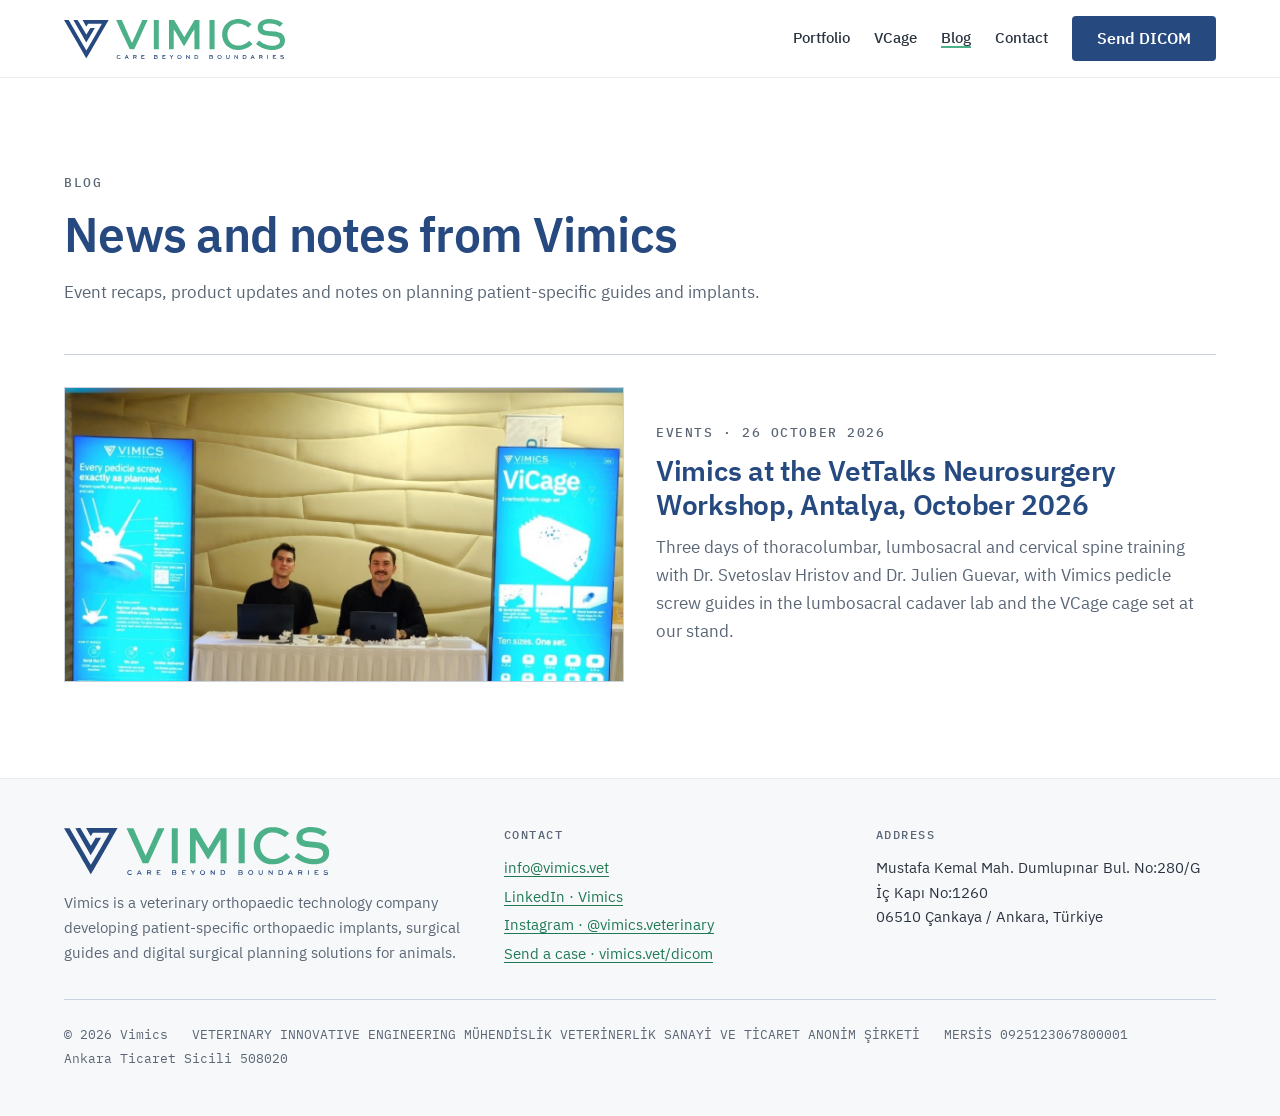
<file: blog/index.html>
<!doctype html>
<html lang="en">
<head>
<meta charset="utf-8">
<meta name="viewport" content="width=device-width, initial-scale=1, viewport-fit=cover">
<title>Blog · Vimics</title>
<meta name="description" content="News, event recaps and case planning notes from Vimics: patient-specific implants, surgical guides and digital surgical planning for dogs and cats.">
<link rel="canonical" href="https://vimics.vet/blog/">
<meta property="og:type" content="website">
<meta property="og:site_name" content="Vimics">
<meta property="og:url" content="https://vimics.vet/blog/">
<meta property="og:title" content="Vimics Blog">
<meta property="og:description" content="News, event recaps and case planning notes from Vimics.">
<meta property="og:image" content="https://vimics.vet/assets/img/blog/vettalks-antalya-2026/og.jpg">
<meta name="twitter:card" content="summary_large_image">
<meta name="theme-color" content="#26497F">
<link rel="icon" href="../favicon.ico" sizes="48x48">
<link rel="icon" href="../assets/img/favicon.svg" type="image/svg+xml">
<link rel="icon" href="../assets/img/favicon-192.png" type="image/png" sizes="192x192">
<link rel="apple-touch-icon" href="../assets/img/apple-touch-icon.png">
<link rel="preload" href="../assets/fonts/IBMPlexSans-SemiBold.woff2" as="font" type="font/woff2" crossorigin>
<link rel="stylesheet" href="../assets/site.css">
<script type="application/ld+json">
{
  "@context": "https://schema.org",
  "@type": "Blog",
  "@id": "https://vimics.vet/blog/#blog",
  "name": "Vimics Blog",
  "url": "https://vimics.vet/blog/",
  "inLanguage": "en",
  "publisher": { "@type": "Organization", "@id": "https://vimics.vet/#organization", "name": "Vimics", "url": "https://vimics.vet/", "logo": "https://vimics.vet/assets/img/email/vimics-logo.png" },
  "blogPost": [
    { "@type": "BlogPosting", "headline": "Vimics at the VetTalks Neurosurgery Workshop, Antalya, October 2026", "url": "https://vimics.vet/blog/vettalks-neurosurgery-workshop-antalya-2026/", "datePublished": "2026-10-26", "image": "https://vimics.vet/assets/img/blog/vettalks-antalya-2026/og.jpg" }
  ]
}
</script>
</head>
<body>

<header class="ust">
  <div class="kolon">
    <a class="logo-link" href="../" aria-label="Vimics home"><svg viewBox="0 0 2000 362"  xmlns="http://www.w3.org/2000/svg" role="img" aria-label="Vimics, Care Beyond Boundaries"><g transform="translate(0.000000,362.000000) scale(0.100000,-0.100000)" fill="var(--logo-monogram)"><path d="M978 3530 l-128 -5 582 -1017 c321 -560 585 -1018 588 -1018 5 0 770 1305 770 1314 0 3 -91 6 -203 6 l-202 0 -175 -305 c-155 -271 -176 -304 -188 -288 -7 10 -187 312 -400 670 l-387 653 -65 -2 c-36 -1 -122 -5 -192 -8z"/><path d="M1680 3533 c0 -10 334 -592 340 -592 3 0 39 55 80 122 l75 122 623 3 c539 2 623 0 620 -12 -7 -33 -1383 -2415 -1390 -2408 -4 4 -367 626 -807 1382 l-798 1375 -211 3 -210 2 1003 -1728 c551 -951 1007 -1737 1012 -1746 7 -13 225 360 988 1686 539 936 992 1723 1008 1750 l27 48 -1180 0 c-649 0 -1180 -3 -1180 -7z"/><path d="M4884 352 c-109 -51 -144 -173 -79 -273 47 -73 172 -98 261 -52 59 31 68 46 44 68 -18 16 -20 16 -46 -4 -109 -86 -253 -5 -224 126 19 85 115 119 205 73 36 -18 40 -19 57 -4 54 49 -133 105 -218 66z"/><path d="M10388 356 c-86 -32 -128 -88 -128 -171 0 -189 259 -253 361 -89 86 140 -74 319 -233 260z m132 -62 c84 -50 77 -188 -12 -225 -100 -41 -199 31 -185 135 12 87 119 136 197 90z"/><path d="M14020 359 c-188 -56 -168 -326 27 -355 157 -23 273 129 203 266 -36 71 -146 114 -230 89z m151 -88 c107 -107 -23 -268 -159 -197 -81 42 -83 170 -3 219 14 9 48 17 75 17 43 0 53 -4 87 -39z"/><path d="M19667 356 c-51 -19 -65 -33 -73 -71 -14 -75 16 -100 137 -116 105 -14 119 -21 119 -60 0 -64 -131 -75 -211 -18 l-31 22 -20 -21 -21 -20 39 -25 c75 -49 183 -59 252 -23 56 29 70 115 26 159 -24 25 -38 28 -149 43 -63 8 -85 20 -85 43 0 46 101 62 169 26 33 -16 34 -16 54 4 l21 20 -47 21 c-62 28 -132 34 -180 16z"/><path d="M5626 308 c-13 -29 -49 -107 -80 -172 -31 -65 -56 -121 -56 -122 0 -2 14 -4 30 -4 27 0 33 6 50 45 l19 45 85 0 85 0 20 -45 c17 -39 24 -45 50 -45 17 0 31 3 30 8 0 4 -35 81 -78 172 -70 149 -80 165 -104 168 -25 3 -30 -2 -51 -50z m78 -84 c34 -74 34 -74 -29 -74 -30 0 -55 4 -55 9 0 12 49 121 54 121 3 0 16 -25 30 -56z"/><path d="M6260 186 l0 -176 30 0 30 0 0 65 0 65 63 0 63 0 35 -62 c30 -55 38 -63 67 -66 40 -4 40 -2 -3 68 -19 32 -35 60 -35 63 0 3 16 21 35 40 37 37 44 67 23 111 -22 50 -53 60 -185 64 l-123 4 0 -176z m244 98 c21 -20 20 -43 -1 -66 -13 -15 -31 -18 -100 -18 l-83 0 0 50 0 50 84 0 c64 0 88 -4 100 -16z"/><path d="M7000 185 l0 -175 145 0 145 0 0 25 0 25 -115 0 -115 0 0 55 0 55 65 0 c63 0 65 1 65 25 0 24 -2 25 -65 25 l-65 0 0 40 0 40 110 0 110 0 0 30 0 30 -140 0 -140 0 0 -175z"/><path d="M8150 186 l0 -176 119 0 c66 0 131 4 144 9 69 26 90 110 42 161 -23 24 -24 28 -10 40 25 21 19 83 -11 111 -24 22 -34 24 -155 28 l-129 3 0 -176z m248 76 c4 -41 -21 -52 -119 -52 l-69 0 0 45 0 46 93 -3 92 -3 3 -33z m0 -108 c31 -21 26 -64 -8 -81 -14 -7 -60 -13 -102 -13 l-78 0 0 55 0 55 83 0 c59 0 89 -4 105 -16z"/><path d="M8910 185 l0 -175 145 0 145 0 0 25 0 25 -115 0 -115 0 0 55 0 55 65 0 c63 0 65 1 65 25 0 24 -2 25 -65 25 l-65 0 0 40 0 39 108 3 107 3 3 28 3 27 -140 0 -141 0 0 -175z"/><path d="M9567 348 c5 -7 37 -49 71 -94 l62 -81 0 -81 0 -82 30 0 30 0 0 81 0 81 63 81 c86 112 84 107 45 107 -30 0 -40 -7 -82 -65 -54 -74 -52 -74 -111 9 -37 51 -43 56 -79 56 -29 0 -36 -3 -29 -12z"/><path d="M11060 185 l0 -175 30 0 29 0 3 117 3 117 98 -117 c76 -91 103 -117 122 -117 l25 0 0 175 0 175 -30 0 -29 0 -3 -117 -3 -117 -98 117 c-76 91 -103 117 -122 117 l-25 0 0 -175z"/><path d="M11820 184 l0 -176 113 4 c130 4 162 17 197 81 55 98 9 229 -91 257 -19 6 -76 10 -126 10 l-93 0 0 -176z m241 87 c25 -25 29 -37 29 -84 0 -90 -47 -127 -162 -127 l-48 0 0 120 0 120 76 0 c70 0 78 -2 105 -29z"/><path d="M13160 185 l0 -177 136 4 136 3 29 33 c37 41 39 89 5 129 -21 25 -22 29 -9 49 22 34 13 83 -20 108 -25 18 -45 21 -153 24 l-124 4 0 -177z m238 103 c42 -42 -7 -78 -105 -78 l-73 0 0 45 0 45 83 0 c51 0 88 -5 95 -12z m10 -134 c31 -21 26 -64 -8 -81 -14 -7 -60 -13 -102 -13 l-78 0 0 55 0 55 83 0 c59 0 89 -4 105 -16z"/><path d="M14682 221 c3 -139 3 -140 33 -171 53 -55 162 -64 221 -18 43 35 54 75 54 208 l0 120 -30 0 -30 0 0 -121 c0 -134 -6 -154 -55 -175 -44 -18 -90 -8 -115 24 -17 22 -20 40 -20 148 l0 124 -31 0 -31 0 4 -139z"/><path d="M15430 185 l0 -175 25 0 25 0 0 115 c0 63 4 115 8 115 4 0 50 -52 102 -115 79 -96 100 -115 123 -115 l27 0 -2 173 -3 172 -27 3 -27 3 -3 -121 -3 -121 -100 120 c-74 91 -105 121 -122 121 l-23 0 0 -175z"/><path d="M16180 185 l0 -177 119 3 c129 4 150 12 195 73 31 41 30 159 -2 204 -39 53 -73 66 -199 70 l-113 4 0 -177z m243 89 c33 -33 43 -84 28 -135 -17 -55 -46 -71 -133 -73 l-73 -1 -3 118 -3 117 79 0 c72 0 82 -2 105 -26z"/><path d="M17046 352 c-8 -13 -156 -334 -156 -338 0 -2 13 -4 30 -4 25 0 32 6 49 45 l20 45 83 0 84 0 22 -45 c19 -39 26 -45 52 -45 16 0 30 2 30 3 0 2 -35 80 -79 173 -69 148 -82 169 -104 172 -14 2 -28 -1 -31 -6z m84 -194 c0 -5 -25 -8 -55 -8 -63 0 -64 0 -29 77 l26 58 29 -60 c15 -33 28 -63 29 -67z"/><path d="M17660 185 l0 -175 30 0 30 0 0 65 0 65 63 0 62 0 35 -65 c32 -59 38 -65 68 -65 39 0 39 -4 -3 69 -42 72 -42 65 -3 100 27 24 33 36 33 69 0 82 -57 112 -210 112 l-105 0 0 -175z m242 98 c51 -46 8 -83 -99 -83 l-83 0 0 50 0 50 82 0 c62 0 86 -4 100 -17z"/><path d="M18400 185 l0 -175 30 0 30 0 0 175 0 175 -30 0 -30 0 0 -175z"/><path d="M18904 347 c-2 -7 -3 -85 -2 -172 l3 -160 148 -3 147 -3 0 25 0 25 -117 3 -118 3 0 50 0 50 68 3 c64 3 67 4 67 27 0 24 -2 25 -70 25 l-70 0 0 40 0 40 110 0 110 0 0 30 0 30 -135 0 c-102 0 -137 -3 -141 -13z"/></g><g transform="translate(0.000000,362.000000) scale(0.100000,-0.100000)" fill="var(--logo-kelime)"><path d="M15545 3603 c-617 -78 -1073 -494 -1207 -1101 -32 -142 -32 -443 0 -589 156 -720 775 -1160 1552 -1102 383 29 741 176 1045 431 145 121 148 90 -24 262 l-149 149 -75 -67 c-201 -183 -425 -299 -677 -353 -120 -25 -365 -25 -475 1 -444 103 -724 455 -742 931 -15 413 169 758 499 934 382 204 931 112 1346 -226 l33 -27 152 153 152 152 -44 37 c-247 209 -581 355 -932 406 -97 15 -370 20 -454 9z"/><path d="M18305 3589 c-458 -81 -717 -309 -766 -675 -30 -225 26 -420 157 -549 175 -173 424 -245 1009 -290 612 -48 795 -131 835 -379 49 -306 -221 -496 -705 -496 -405 1 -769 135 -1090 403 -44 37 -83 66 -87 65 -10 -4 -268 -301 -268 -309 0 -12 183 -155 276 -216 307 -201 633 -307 1022 -332 654 -43 1137 182 1266 589 110 347 18 699 -229 875 -196 140 -418 196 -941 235 -335 25 -479 44 -572 76 -166 55 -222 123 -222 268 0 246 246 380 670 363 315 -13 594 -97 800 -242 44 -30 81 -55 84 -55 8 0 266 299 266 308 0 12 -113 87 -210 140 -363 198 -901 290 -1295 221z"/><path d="M4720 3523 c0 -5 274 -597 609 -1318 l608 -1310 210 -3 210 -2 609 1311 c335 722 611 1316 612 1321 2 4 -107 7 -244 6 l-249 -3 -456 -1030 c-251 -566 -462 -1030 -469 -1030 -7 0 -218 465 -469 1032 l-456 1032 -257 1 c-142 0 -258 -3 -258 -7z"/><path d="M8130 2210 l0 -1320 225 0 225 0 0 1320 0 1320 -225 0 -225 0 0 -1320z"/><path d="M9500 2210 l0 -1320 215 0 215 0 2 898 c2 589 6 897 13 896 5 -1 207 -334 448 -740 l438 -739 37 -3 37 -3 440 742 c242 408 445 741 450 741 7 -1 11 -310 13 -897 l2 -895 225 0 225 0 0 1320 0 1320 -224 0 -224 0 -452 -767 c-249 -423 -457 -773 -464 -780 -8 -9 -122 178 -470 768 l-459 779 -233 0 -234 0 0 -1320z"/><path d="M13170 2210 l0 -1320 230 0 230 0 0 1320 0 1320 -230 0 -230 0 0 -1320z"/></g></svg></a>
    <nav class="nav" aria-label="Main">
      <a href="../#portfolio">Portfolio</a>
      <a href="../vcage/">VCage</a>
      <a href="./" aria-current="page">Blog</a>
      <a href="../#contact">Contact</a>
      <a class="btn btn-birincil" href="../dicom/">Send DICOM</a>
    </nav>
  </div>
</header>

<main>
<section class="bolum">
  <div class="kolon">
    <div class="bolum-bas">
      <span class="etiket">Blog</span>
      <h1>News and notes from Vimics</h1>
      <p class="ikincil">Event recaps, product updates and notes on planning patient-specific guides and implants.</p>
    </div>

    <ul class="yazi-liste">
      <li>
        <article class="yazi-kart">
          <a href="vettalks-neurosurgery-workshop-antalya-2026/" class="yazi-gorsel" tabindex="-1" aria-hidden="true">
            <img src="../assets/img/blog/vettalks-antalya-2026/og.jpg" width="1200" height="630" alt="">
          </a>
          <div class="yazi-metin">
            <span class="etiket">Events · <time datetime="2026-10-26">26 October 2026</time></span>
            <h2><a href="vettalks-neurosurgery-workshop-antalya-2026/">Vimics at the VetTalks Neurosurgery Workshop, Antalya, October 2026</a></h2>
            <p class="ikincil">Three days of thoracolumbar, lumbosacral and cervical spine training with Dr. Svetoslav Hristov and Dr. Julien Guevar, with Vimics pedicle screw guides in the lumbosacral cadaver lab and the VCage cage set at our stand.</p>
          </div>
        </article>
      </li>
    </ul>
  </div>
</section>
</main>

<footer class="alt" id="contact">
  <div class="kolon">
    <div style="display: grid; gap: var(--b4); align-content: start;">
      <a class="logo-link" href="../" aria-label="Vimics home"><svg viewBox="0 0 2000 362"  xmlns="http://www.w3.org/2000/svg" role="img" aria-label="Vimics, Care Beyond Boundaries"><g transform="translate(0.000000,362.000000) scale(0.100000,-0.100000)" fill="var(--logo-monogram)"><path d="M978 3530 l-128 -5 582 -1017 c321 -560 585 -1018 588 -1018 5 0 770 1305 770 1314 0 3 -91 6 -203 6 l-202 0 -175 -305 c-155 -271 -176 -304 -188 -288 -7 10 -187 312 -400 670 l-387 653 -65 -2 c-36 -1 -122 -5 -192 -8z"/><path d="M1680 3533 c0 -10 334 -592 340 -592 3 0 39 55 80 122 l75 122 623 3 c539 2 623 0 620 -12 -7 -33 -1383 -2415 -1390 -2408 -4 4 -367 626 -807 1382 l-798 1375 -211 3 -210 2 1003 -1728 c551 -951 1007 -1737 1012 -1746 7 -13 225 360 988 1686 539 936 992 1723 1008 1750 l27 48 -1180 0 c-649 0 -1180 -3 -1180 -7z"/><path d="M4884 352 c-109 -51 -144 -173 -79 -273 47 -73 172 -98 261 -52 59 31 68 46 44 68 -18 16 -20 16 -46 -4 -109 -86 -253 -5 -224 126 19 85 115 119 205 73 36 -18 40 -19 57 -4 54 49 -133 105 -218 66z"/><path d="M10388 356 c-86 -32 -128 -88 -128 -171 0 -189 259 -253 361 -89 86 140 -74 319 -233 260z m132 -62 c84 -50 77 -188 -12 -225 -100 -41 -199 31 -185 135 12 87 119 136 197 90z"/><path d="M14020 359 c-188 -56 -168 -326 27 -355 157 -23 273 129 203 266 -36 71 -146 114 -230 89z m151 -88 c107 -107 -23 -268 -159 -197 -81 42 -83 170 -3 219 14 9 48 17 75 17 43 0 53 -4 87 -39z"/><path d="M19667 356 c-51 -19 -65 -33 -73 -71 -14 -75 16 -100 137 -116 105 -14 119 -21 119 -60 0 -64 -131 -75 -211 -18 l-31 22 -20 -21 -21 -20 39 -25 c75 -49 183 -59 252 -23 56 29 70 115 26 159 -24 25 -38 28 -149 43 -63 8 -85 20 -85 43 0 46 101 62 169 26 33 -16 34 -16 54 4 l21 20 -47 21 c-62 28 -132 34 -180 16z"/><path d="M5626 308 c-13 -29 -49 -107 -80 -172 -31 -65 -56 -121 -56 -122 0 -2 14 -4 30 -4 27 0 33 6 50 45 l19 45 85 0 85 0 20 -45 c17 -39 24 -45 50 -45 17 0 31 3 30 8 0 4 -35 81 -78 172 -70 149 -80 165 -104 168 -25 3 -30 -2 -51 -50z m78 -84 c34 -74 34 -74 -29 -74 -30 0 -55 4 -55 9 0 12 49 121 54 121 3 0 16 -25 30 -56z"/><path d="M6260 186 l0 -176 30 0 30 0 0 65 0 65 63 0 63 0 35 -62 c30 -55 38 -63 67 -66 40 -4 40 -2 -3 68 -19 32 -35 60 -35 63 0 3 16 21 35 40 37 37 44 67 23 111 -22 50 -53 60 -185 64 l-123 4 0 -176z m244 98 c21 -20 20 -43 -1 -66 -13 -15 -31 -18 -100 -18 l-83 0 0 50 0 50 84 0 c64 0 88 -4 100 -16z"/><path d="M7000 185 l0 -175 145 0 145 0 0 25 0 25 -115 0 -115 0 0 55 0 55 65 0 c63 0 65 1 65 25 0 24 -2 25 -65 25 l-65 0 0 40 0 40 110 0 110 0 0 30 0 30 -140 0 -140 0 0 -175z"/><path d="M8150 186 l0 -176 119 0 c66 0 131 4 144 9 69 26 90 110 42 161 -23 24 -24 28 -10 40 25 21 19 83 -11 111 -24 22 -34 24 -155 28 l-129 3 0 -176z m248 76 c4 -41 -21 -52 -119 -52 l-69 0 0 45 0 46 93 -3 92 -3 3 -33z m0 -108 c31 -21 26 -64 -8 -81 -14 -7 -60 -13 -102 -13 l-78 0 0 55 0 55 83 0 c59 0 89 -4 105 -16z"/><path d="M8910 185 l0 -175 145 0 145 0 0 25 0 25 -115 0 -115 0 0 55 0 55 65 0 c63 0 65 1 65 25 0 24 -2 25 -65 25 l-65 0 0 40 0 39 108 3 107 3 3 28 3 27 -140 0 -141 0 0 -175z"/><path d="M9567 348 c5 -7 37 -49 71 -94 l62 -81 0 -81 0 -82 30 0 30 0 0 81 0 81 63 81 c86 112 84 107 45 107 -30 0 -40 -7 -82 -65 -54 -74 -52 -74 -111 9 -37 51 -43 56 -79 56 -29 0 -36 -3 -29 -12z"/><path d="M11060 185 l0 -175 30 0 29 0 3 117 3 117 98 -117 c76 -91 103 -117 122 -117 l25 0 0 175 0 175 -30 0 -29 0 -3 -117 -3 -117 -98 117 c-76 91 -103 117 -122 117 l-25 0 0 -175z"/><path d="M11820 184 l0 -176 113 4 c130 4 162 17 197 81 55 98 9 229 -91 257 -19 6 -76 10 -126 10 l-93 0 0 -176z m241 87 c25 -25 29 -37 29 -84 0 -90 -47 -127 -162 -127 l-48 0 0 120 0 120 76 0 c70 0 78 -2 105 -29z"/><path d="M13160 185 l0 -177 136 4 136 3 29 33 c37 41 39 89 5 129 -21 25 -22 29 -9 49 22 34 13 83 -20 108 -25 18 -45 21 -153 24 l-124 4 0 -177z m238 103 c42 -42 -7 -78 -105 -78 l-73 0 0 45 0 45 83 0 c51 0 88 -5 95 -12z m10 -134 c31 -21 26 -64 -8 -81 -14 -7 -60 -13 -102 -13 l-78 0 0 55 0 55 83 0 c59 0 89 -4 105 -16z"/><path d="M14682 221 c3 -139 3 -140 33 -171 53 -55 162 -64 221 -18 43 35 54 75 54 208 l0 120 -30 0 -30 0 0 -121 c0 -134 -6 -154 -55 -175 -44 -18 -90 -8 -115 24 -17 22 -20 40 -20 148 l0 124 -31 0 -31 0 4 -139z"/><path d="M15430 185 l0 -175 25 0 25 0 0 115 c0 63 4 115 8 115 4 0 50 -52 102 -115 79 -96 100 -115 123 -115 l27 0 -2 173 -3 172 -27 3 -27 3 -3 -121 -3 -121 -100 120 c-74 91 -105 121 -122 121 l-23 0 0 -175z"/><path d="M16180 185 l0 -177 119 3 c129 4 150 12 195 73 31 41 30 159 -2 204 -39 53 -73 66 -199 70 l-113 4 0 -177z m243 89 c33 -33 43 -84 28 -135 -17 -55 -46 -71 -133 -73 l-73 -1 -3 118 -3 117 79 0 c72 0 82 -2 105 -26z"/><path d="M17046 352 c-8 -13 -156 -334 -156 -338 0 -2 13 -4 30 -4 25 0 32 6 49 45 l20 45 83 0 84 0 22 -45 c19 -39 26 -45 52 -45 16 0 30 2 30 3 0 2 -35 80 -79 173 -69 148 -82 169 -104 172 -14 2 -28 -1 -31 -6z m84 -194 c0 -5 -25 -8 -55 -8 -63 0 -64 0 -29 77 l26 58 29 -60 c15 -33 28 -63 29 -67z"/><path d="M17660 185 l0 -175 30 0 30 0 0 65 0 65 63 0 62 0 35 -65 c32 -59 38 -65 68 -65 39 0 39 -4 -3 69 -42 72 -42 65 -3 100 27 24 33 36 33 69 0 82 -57 112 -210 112 l-105 0 0 -175z m242 98 c51 -46 8 -83 -99 -83 l-83 0 0 50 0 50 82 0 c62 0 86 -4 100 -17z"/><path d="M18400 185 l0 -175 30 0 30 0 0 175 0 175 -30 0 -30 0 0 -175z"/><path d="M18904 347 c-2 -7 -3 -85 -2 -172 l3 -160 148 -3 147 -3 0 25 0 25 -117 3 -118 3 0 50 0 50 68 3 c64 3 67 4 67 27 0 24 -2 25 -70 25 l-70 0 0 40 0 40 110 0 110 0 0 30 0 30 -135 0 c-102 0 -137 -3 -141 -13z"/></g><g transform="translate(0.000000,362.000000) scale(0.100000,-0.100000)" fill="var(--logo-kelime)"><path d="M15545 3603 c-617 -78 -1073 -494 -1207 -1101 -32 -142 -32 -443 0 -589 156 -720 775 -1160 1552 -1102 383 29 741 176 1045 431 145 121 148 90 -24 262 l-149 149 -75 -67 c-201 -183 -425 -299 -677 -353 -120 -25 -365 -25 -475 1 -444 103 -724 455 -742 931 -15 413 169 758 499 934 382 204 931 112 1346 -226 l33 -27 152 153 152 152 -44 37 c-247 209 -581 355 -932 406 -97 15 -370 20 -454 9z"/><path d="M18305 3589 c-458 -81 -717 -309 -766 -675 -30 -225 26 -420 157 -549 175 -173 424 -245 1009 -290 612 -48 795 -131 835 -379 49 -306 -221 -496 -705 -496 -405 1 -769 135 -1090 403 -44 37 -83 66 -87 65 -10 -4 -268 -301 -268 -309 0 -12 183 -155 276 -216 307 -201 633 -307 1022 -332 654 -43 1137 182 1266 589 110 347 18 699 -229 875 -196 140 -418 196 -941 235 -335 25 -479 44 -572 76 -166 55 -222 123 -222 268 0 246 246 380 670 363 315 -13 594 -97 800 -242 44 -30 81 -55 84 -55 8 0 266 299 266 308 0 12 -113 87 -210 140 -363 198 -901 290 -1295 221z"/><path d="M4720 3523 c0 -5 274 -597 609 -1318 l608 -1310 210 -3 210 -2 609 1311 c335 722 611 1316 612 1321 2 4 -107 7 -244 6 l-249 -3 -456 -1030 c-251 -566 -462 -1030 -469 -1030 -7 0 -218 465 -469 1032 l-456 1032 -257 1 c-142 0 -258 -3 -258 -7z"/><path d="M8130 2210 l0 -1320 225 0 225 0 0 1320 0 1320 -225 0 -225 0 0 -1320z"/><path d="M9500 2210 l0 -1320 215 0 215 0 2 898 c2 589 6 897 13 896 5 -1 207 -334 448 -740 l438 -739 37 -3 37 -3 440 742 c242 408 445 741 450 741 7 -1 11 -310 13 -897 l2 -895 225 0 225 0 0 1320 0 1320 -224 0 -224 0 -452 -767 c-249 -423 -457 -773 -464 -780 -8 -9 -122 178 -470 768 l-459 779 -233 0 -234 0 0 -1320z"/><path d="M13170 2210 l0 -1320 230 0 230 0 0 1320 0 1320 -230 0 -230 0 0 -1320z"/></g></svg></a>
      <p class="ikincil kucuk">Vimics is a veterinary orthopaedic technology company developing patient-specific orthopaedic implants, surgical guides and digital surgical planning solutions for animals.</p>
    </div>
    <div>
      <h2>Contact</h2>
      <address>
        <a href="mailto:info@vimics.vet">info@vimics.vet</a>
        <a href="https://www.linkedin.com/company/vimics" rel="noopener">LinkedIn · Vimics</a>
        <a href="https://www.instagram.com/vimics.veterinary/" rel="noopener">Instagram · @vimics.veterinary</a>
        <a href="../dicom/">Send a case · vimics.vet/dicom</a>
      </address>
    </div>
    <div>
      <h2>Address</h2>
      <address>Mustafa Kemal Mah. Dumlupınar Bul. No:280/G İç Kapı No:1260<br>06510 Çankaya / Ankara, Türkiye</address>
    </div>
    <div class="kunye">
      <span>© 2026 Vimics</span>
      <span>VETERINARY INNOVATIVE ENGINEERING MÜHENDİSLİK VETERİNERLİK SANAYİ VE TİCARET ANONİM ŞİRKETİ</span>
      <span>MERSİS 0925123067800001</span>
      <span>Ankara Ticaret Sicili 508020</span>
    </div>
  </div>
</footer>

</body>
</html>
</file>
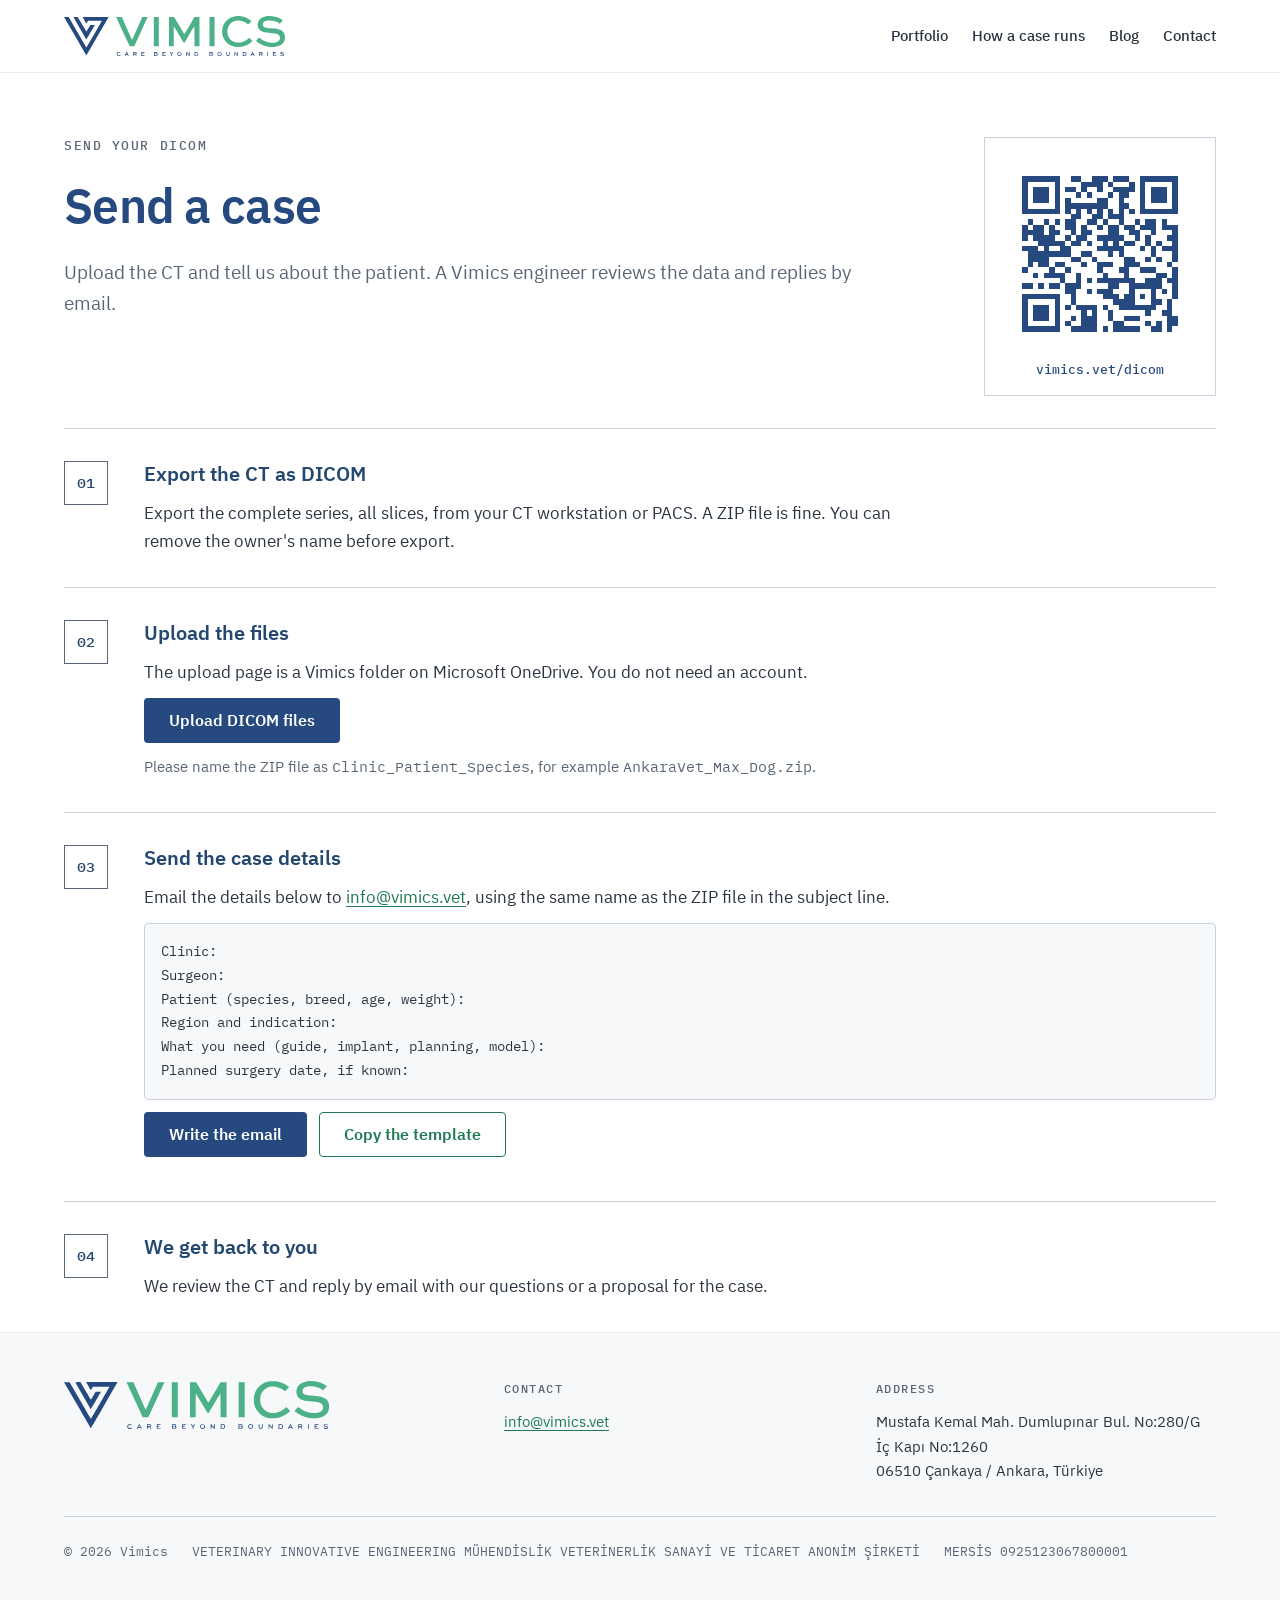
<file: dicom/index.html>
<!doctype html>
<html lang="en">
<head>
<meta charset="utf-8">
<meta name="viewport" content="width=device-width, initial-scale=1, viewport-fit=cover">
<title>Send a case · Vimics</title>
<meta name="description" content="Send a CT (DICOM) and case details to Vimics for patient-specific implants, surgical guides and surgical planning.">
<link rel="canonical" href="https://vimics.vet/dicom/">
<meta property="og:type" content="website">
<meta property="og:site_name" content="Vimics">
<meta property="og:url" content="https://vimics.vet/dicom/">
<meta property="og:title" content="Send a case to Vimics">
<meta property="og:description" content="Export the CT as DICOM, upload it and e-mail the case details.">
<meta property="og:image" content="https://vimics.vet/assets/img/og-home.jpg">
<meta name="twitter:card" content="summary_large_image">
<meta name="theme-color" content="#26497F">
<link rel="icon" href="../favicon.ico" sizes="48x48">
<link rel="icon" href="../assets/img/favicon.svg" type="image/svg+xml">
<link rel="icon" href="../assets/img/favicon-192.png" type="image/png" sizes="192x192">
<link rel="apple-touch-icon" href="../assets/img/apple-touch-icon.png">
<link rel="stylesheet" href="../assets/site.css">
</head>
<body>

<header class="ust">
  <div class="kolon">
    <a class="logo-link" href="../" aria-label="Vimics home"><svg viewBox="0 0 2000 362"  xmlns="http://www.w3.org/2000/svg" role="img" aria-label="Vimics, Care Beyond Boundaries"><g transform="translate(0.000000,362.000000) scale(0.100000,-0.100000)" fill="var(--logo-monogram)"><path d="M978 3530 l-128 -5 582 -1017 c321 -560 585 -1018 588 -1018 5 0 770 1305 770 1314 0 3 -91 6 -203 6 l-202 0 -175 -305 c-155 -271 -176 -304 -188 -288 -7 10 -187 312 -400 670 l-387 653 -65 -2 c-36 -1 -122 -5 -192 -8z"/><path d="M1680 3533 c0 -10 334 -592 340 -592 3 0 39 55 80 122 l75 122 623 3 c539 2 623 0 620 -12 -7 -33 -1383 -2415 -1390 -2408 -4 4 -367 626 -807 1382 l-798 1375 -211 3 -210 2 1003 -1728 c551 -951 1007 -1737 1012 -1746 7 -13 225 360 988 1686 539 936 992 1723 1008 1750 l27 48 -1180 0 c-649 0 -1180 -3 -1180 -7z"/><path d="M4884 352 c-109 -51 -144 -173 -79 -273 47 -73 172 -98 261 -52 59 31 68 46 44 68 -18 16 -20 16 -46 -4 -109 -86 -253 -5 -224 126 19 85 115 119 205 73 36 -18 40 -19 57 -4 54 49 -133 105 -218 66z"/><path d="M10388 356 c-86 -32 -128 -88 -128 -171 0 -189 259 -253 361 -89 86 140 -74 319 -233 260z m132 -62 c84 -50 77 -188 -12 -225 -100 -41 -199 31 -185 135 12 87 119 136 197 90z"/><path d="M14020 359 c-188 -56 -168 -326 27 -355 157 -23 273 129 203 266 -36 71 -146 114 -230 89z m151 -88 c107 -107 -23 -268 -159 -197 -81 42 -83 170 -3 219 14 9 48 17 75 17 43 0 53 -4 87 -39z"/><path d="M19667 356 c-51 -19 -65 -33 -73 -71 -14 -75 16 -100 137 -116 105 -14 119 -21 119 -60 0 -64 -131 -75 -211 -18 l-31 22 -20 -21 -21 -20 39 -25 c75 -49 183 -59 252 -23 56 29 70 115 26 159 -24 25 -38 28 -149 43 -63 8 -85 20 -85 43 0 46 101 62 169 26 33 -16 34 -16 54 4 l21 20 -47 21 c-62 28 -132 34 -180 16z"/><path d="M5626 308 c-13 -29 -49 -107 -80 -172 -31 -65 -56 -121 -56 -122 0 -2 14 -4 30 -4 27 0 33 6 50 45 l19 45 85 0 85 0 20 -45 c17 -39 24 -45 50 -45 17 0 31 3 30 8 0 4 -35 81 -78 172 -70 149 -80 165 -104 168 -25 3 -30 -2 -51 -50z m78 -84 c34 -74 34 -74 -29 -74 -30 0 -55 4 -55 9 0 12 49 121 54 121 3 0 16 -25 30 -56z"/><path d="M6260 186 l0 -176 30 0 30 0 0 65 0 65 63 0 63 0 35 -62 c30 -55 38 -63 67 -66 40 -4 40 -2 -3 68 -19 32 -35 60 -35 63 0 3 16 21 35 40 37 37 44 67 23 111 -22 50 -53 60 -185 64 l-123 4 0 -176z m244 98 c21 -20 20 -43 -1 -66 -13 -15 -31 -18 -100 -18 l-83 0 0 50 0 50 84 0 c64 0 88 -4 100 -16z"/><path d="M7000 185 l0 -175 145 0 145 0 0 25 0 25 -115 0 -115 0 0 55 0 55 65 0 c63 0 65 1 65 25 0 24 -2 25 -65 25 l-65 0 0 40 0 40 110 0 110 0 0 30 0 30 -140 0 -140 0 0 -175z"/><path d="M8150 186 l0 -176 119 0 c66 0 131 4 144 9 69 26 90 110 42 161 -23 24 -24 28 -10 40 25 21 19 83 -11 111 -24 22 -34 24 -155 28 l-129 3 0 -176z m248 76 c4 -41 -21 -52 -119 -52 l-69 0 0 45 0 46 93 -3 92 -3 3 -33z m0 -108 c31 -21 26 -64 -8 -81 -14 -7 -60 -13 -102 -13 l-78 0 0 55 0 55 83 0 c59 0 89 -4 105 -16z"/><path d="M8910 185 l0 -175 145 0 145 0 0 25 0 25 -115 0 -115 0 0 55 0 55 65 0 c63 0 65 1 65 25 0 24 -2 25 -65 25 l-65 0 0 40 0 39 108 3 107 3 3 28 3 27 -140 0 -141 0 0 -175z"/><path d="M9567 348 c5 -7 37 -49 71 -94 l62 -81 0 -81 0 -82 30 0 30 0 0 81 0 81 63 81 c86 112 84 107 45 107 -30 0 -40 -7 -82 -65 -54 -74 -52 -74 -111 9 -37 51 -43 56 -79 56 -29 0 -36 -3 -29 -12z"/><path d="M11060 185 l0 -175 30 0 29 0 3 117 3 117 98 -117 c76 -91 103 -117 122 -117 l25 0 0 175 0 175 -30 0 -29 0 -3 -117 -3 -117 -98 117 c-76 91 -103 117 -122 117 l-25 0 0 -175z"/><path d="M11820 184 l0 -176 113 4 c130 4 162 17 197 81 55 98 9 229 -91 257 -19 6 -76 10 -126 10 l-93 0 0 -176z m241 87 c25 -25 29 -37 29 -84 0 -90 -47 -127 -162 -127 l-48 0 0 120 0 120 76 0 c70 0 78 -2 105 -29z"/><path d="M13160 185 l0 -177 136 4 136 3 29 33 c37 41 39 89 5 129 -21 25 -22 29 -9 49 22 34 13 83 -20 108 -25 18 -45 21 -153 24 l-124 4 0 -177z m238 103 c42 -42 -7 -78 -105 -78 l-73 0 0 45 0 45 83 0 c51 0 88 -5 95 -12z m10 -134 c31 -21 26 -64 -8 -81 -14 -7 -60 -13 -102 -13 l-78 0 0 55 0 55 83 0 c59 0 89 -4 105 -16z"/><path d="M14682 221 c3 -139 3 -140 33 -171 53 -55 162 -64 221 -18 43 35 54 75 54 208 l0 120 -30 0 -30 0 0 -121 c0 -134 -6 -154 -55 -175 -44 -18 -90 -8 -115 24 -17 22 -20 40 -20 148 l0 124 -31 0 -31 0 4 -139z"/><path d="M15430 185 l0 -175 25 0 25 0 0 115 c0 63 4 115 8 115 4 0 50 -52 102 -115 79 -96 100 -115 123 -115 l27 0 -2 173 -3 172 -27 3 -27 3 -3 -121 -3 -121 -100 120 c-74 91 -105 121 -122 121 l-23 0 0 -175z"/><path d="M16180 185 l0 -177 119 3 c129 4 150 12 195 73 31 41 30 159 -2 204 -39 53 -73 66 -199 70 l-113 4 0 -177z m243 89 c33 -33 43 -84 28 -135 -17 -55 -46 -71 -133 -73 l-73 -1 -3 118 -3 117 79 0 c72 0 82 -2 105 -26z"/><path d="M17046 352 c-8 -13 -156 -334 -156 -338 0 -2 13 -4 30 -4 25 0 32 6 49 45 l20 45 83 0 84 0 22 -45 c19 -39 26 -45 52 -45 16 0 30 2 30 3 0 2 -35 80 -79 173 -69 148 -82 169 -104 172 -14 2 -28 -1 -31 -6z m84 -194 c0 -5 -25 -8 -55 -8 -63 0 -64 0 -29 77 l26 58 29 -60 c15 -33 28 -63 29 -67z"/><path d="M17660 185 l0 -175 30 0 30 0 0 65 0 65 63 0 62 0 35 -65 c32 -59 38 -65 68 -65 39 0 39 -4 -3 69 -42 72 -42 65 -3 100 27 24 33 36 33 69 0 82 -57 112 -210 112 l-105 0 0 -175z m242 98 c51 -46 8 -83 -99 -83 l-83 0 0 50 0 50 82 0 c62 0 86 -4 100 -17z"/><path d="M18400 185 l0 -175 30 0 30 0 0 175 0 175 -30 0 -30 0 0 -175z"/><path d="M18904 347 c-2 -7 -3 -85 -2 -172 l3 -160 148 -3 147 -3 0 25 0 25 -117 3 -118 3 0 50 0 50 68 3 c64 3 67 4 67 27 0 24 -2 25 -70 25 l-70 0 0 40 0 40 110 0 110 0 0 30 0 30 -135 0 c-102 0 -137 -3 -141 -13z"/></g><g transform="translate(0.000000,362.000000) scale(0.100000,-0.100000)" fill="var(--logo-kelime)"><path d="M15545 3603 c-617 -78 -1073 -494 -1207 -1101 -32 -142 -32 -443 0 -589 156 -720 775 -1160 1552 -1102 383 29 741 176 1045 431 145 121 148 90 -24 262 l-149 149 -75 -67 c-201 -183 -425 -299 -677 -353 -120 -25 -365 -25 -475 1 -444 103 -724 455 -742 931 -15 413 169 758 499 934 382 204 931 112 1346 -226 l33 -27 152 153 152 152 -44 37 c-247 209 -581 355 -932 406 -97 15 -370 20 -454 9z"/><path d="M18305 3589 c-458 -81 -717 -309 -766 -675 -30 -225 26 -420 157 -549 175 -173 424 -245 1009 -290 612 -48 795 -131 835 -379 49 -306 -221 -496 -705 -496 -405 1 -769 135 -1090 403 -44 37 -83 66 -87 65 -10 -4 -268 -301 -268 -309 0 -12 183 -155 276 -216 307 -201 633 -307 1022 -332 654 -43 1137 182 1266 589 110 347 18 699 -229 875 -196 140 -418 196 -941 235 -335 25 -479 44 -572 76 -166 55 -222 123 -222 268 0 246 246 380 670 363 315 -13 594 -97 800 -242 44 -30 81 -55 84 -55 8 0 266 299 266 308 0 12 -113 87 -210 140 -363 198 -901 290 -1295 221z"/><path d="M4720 3523 c0 -5 274 -597 609 -1318 l608 -1310 210 -3 210 -2 609 1311 c335 722 611 1316 612 1321 2 4 -107 7 -244 6 l-249 -3 -456 -1030 c-251 -566 -462 -1030 -469 -1030 -7 0 -218 465 -469 1032 l-456 1032 -257 1 c-142 0 -258 -3 -258 -7z"/><path d="M8130 2210 l0 -1320 225 0 225 0 0 1320 0 1320 -225 0 -225 0 0 -1320z"/><path d="M9500 2210 l0 -1320 215 0 215 0 2 898 c2 589 6 897 13 896 5 -1 207 -334 448 -740 l438 -739 37 -3 37 -3 440 742 c242 408 445 741 450 741 7 -1 11 -310 13 -897 l2 -895 225 0 225 0 0 1320 0 1320 -224 0 -224 0 -452 -767 c-249 -423 -457 -773 -464 -780 -8 -9 -122 178 -470 768 l-459 779 -233 0 -234 0 0 -1320z"/><path d="M13170 2210 l0 -1320 230 0 230 0 0 1320 0 1320 -230 0 -230 0 0 -1320z"/></g></svg></a>
    <nav class="nav" aria-label="Main">
      <a href="../#portfolio">Portfolio</a>
      <a href="../#workflow">How a case runs</a>
      <a href="../blog/">Blog</a>
      <a href="../#contact">Contact</a>
    </nav>
  </div>
</header>

<main class="kolon">
  <div class="dicom-ust">
    <div class="hero-metin">
      <span class="etiket">Send your DICOM</span>
      <h1>Send a case</h1>
      <p class="lead">Upload the CT and tell us about the patient. A Vimics engineer reviews the data and replies by email.</p>
    </div>
    <div class="qr" style="border: 1px solid var(--kenarlik);">
      <img src="../assets/qr/vimics-dicom-qr.svg" width="200" height="200" alt="QR code for this page, vimics.vet/dicom">
      <span>vimics.vet/dicom</span>
    </div>
  </div>

  <ol class="adimlar">
    <li>
      <span class="no">01</span>
      <div class="icerik">
        <h3>Export the CT as DICOM</h3>
        <p>Export the complete series, all slices, from your CT workstation or PACS. A ZIP file is fine. You can remove the owner's name before export.</p>
      </div>
    </li>
    <li>
      <span class="no">02</span>
      <div class="icerik">
        <h3>Upload the files</h3>
        <p>The upload page is a Vimics folder on Microsoft OneDrive. You do not need an account.</p>
        <div class="eylemler">
          <a class="btn btn-birincil" id="yukle" href="https://veterinaryinnovative-my.sharepoint.com/:f:/g/personal/onur_vimics_vet/IgCo2K8lpHwgSoMGd9iU_6-0AYI3-HqiHVtY8swIqAfh2CU" rel="noopener">Upload DICOM files</a>
        </div>
        <p class="not" id="yukle-not">Please name the ZIP file as <span class="mono">Clinic_Patient_Species</span>, for example <span class="mono">AnkaraVet_Max_Dog.zip</span>.</p>
      </div>
    </li>
    <li>
      <span class="no">03</span>
      <div class="icerik">
        <h3>Send the case details</h3>
        <p>Email the details below to <a href="mailto:info@vimics.vet">info@vimics.vet</a>, using the same name as the ZIP file in the subject line.</p>
        <pre class="sablon" id="sablon">Clinic:
Surgeon:
Patient (species, breed, age, weight):
Region and indication:
What you need (guide, implant, planning, model):
Planned surgery date, if known:</pre>
        <div class="eylemler">
          <a class="btn btn-birincil" id="eposta" href="mailto:info@vimics.vet">Write the email</a>
          <button class="btn btn-ikincil" id="kopyala" type="button">Copy the template</button>
        </div>
        <p class="not" id="kopya-durum" aria-live="polite"></p>
      </div>
    </li>
    <li>
      <span class="no">04</span>
      <div class="icerik">
        <h3>We get back to you</h3>
        <p>We review the CT and reply by email with our questions or a proposal for the case.</p>
      </div>
    </li>
  </ol>
</main>

<footer class="alt">
  <div class="kolon">
    <div style="display: grid; gap: var(--b4); align-content: start;">
      <a class="logo-link" href="../" aria-label="Vimics home"><svg viewBox="0 0 2000 362"  xmlns="http://www.w3.org/2000/svg" role="img" aria-label="Vimics, Care Beyond Boundaries"><g transform="translate(0.000000,362.000000) scale(0.100000,-0.100000)" fill="var(--logo-monogram)"><path d="M978 3530 l-128 -5 582 -1017 c321 -560 585 -1018 588 -1018 5 0 770 1305 770 1314 0 3 -91 6 -203 6 l-202 0 -175 -305 c-155 -271 -176 -304 -188 -288 -7 10 -187 312 -400 670 l-387 653 -65 -2 c-36 -1 -122 -5 -192 -8z"/><path d="M1680 3533 c0 -10 334 -592 340 -592 3 0 39 55 80 122 l75 122 623 3 c539 2 623 0 620 -12 -7 -33 -1383 -2415 -1390 -2408 -4 4 -367 626 -807 1382 l-798 1375 -211 3 -210 2 1003 -1728 c551 -951 1007 -1737 1012 -1746 7 -13 225 360 988 1686 539 936 992 1723 1008 1750 l27 48 -1180 0 c-649 0 -1180 -3 -1180 -7z"/><path d="M4884 352 c-109 -51 -144 -173 -79 -273 47 -73 172 -98 261 -52 59 31 68 46 44 68 -18 16 -20 16 -46 -4 -109 -86 -253 -5 -224 126 19 85 115 119 205 73 36 -18 40 -19 57 -4 54 49 -133 105 -218 66z"/><path d="M10388 356 c-86 -32 -128 -88 -128 -171 0 -189 259 -253 361 -89 86 140 -74 319 -233 260z m132 -62 c84 -50 77 -188 -12 -225 -100 -41 -199 31 -185 135 12 87 119 136 197 90z"/><path d="M14020 359 c-188 -56 -168 -326 27 -355 157 -23 273 129 203 266 -36 71 -146 114 -230 89z m151 -88 c107 -107 -23 -268 -159 -197 -81 42 -83 170 -3 219 14 9 48 17 75 17 43 0 53 -4 87 -39z"/><path d="M19667 356 c-51 -19 -65 -33 -73 -71 -14 -75 16 -100 137 -116 105 -14 119 -21 119 -60 0 -64 -131 -75 -211 -18 l-31 22 -20 -21 -21 -20 39 -25 c75 -49 183 -59 252 -23 56 29 70 115 26 159 -24 25 -38 28 -149 43 -63 8 -85 20 -85 43 0 46 101 62 169 26 33 -16 34 -16 54 4 l21 20 -47 21 c-62 28 -132 34 -180 16z"/><path d="M5626 308 c-13 -29 -49 -107 -80 -172 -31 -65 -56 -121 -56 -122 0 -2 14 -4 30 -4 27 0 33 6 50 45 l19 45 85 0 85 0 20 -45 c17 -39 24 -45 50 -45 17 0 31 3 30 8 0 4 -35 81 -78 172 -70 149 -80 165 -104 168 -25 3 -30 -2 -51 -50z m78 -84 c34 -74 34 -74 -29 -74 -30 0 -55 4 -55 9 0 12 49 121 54 121 3 0 16 -25 30 -56z"/><path d="M6260 186 l0 -176 30 0 30 0 0 65 0 65 63 0 63 0 35 -62 c30 -55 38 -63 67 -66 40 -4 40 -2 -3 68 -19 32 -35 60 -35 63 0 3 16 21 35 40 37 37 44 67 23 111 -22 50 -53 60 -185 64 l-123 4 0 -176z m244 98 c21 -20 20 -43 -1 -66 -13 -15 -31 -18 -100 -18 l-83 0 0 50 0 50 84 0 c64 0 88 -4 100 -16z"/><path d="M7000 185 l0 -175 145 0 145 0 0 25 0 25 -115 0 -115 0 0 55 0 55 65 0 c63 0 65 1 65 25 0 24 -2 25 -65 25 l-65 0 0 40 0 40 110 0 110 0 0 30 0 30 -140 0 -140 0 0 -175z"/><path d="M8150 186 l0 -176 119 0 c66 0 131 4 144 9 69 26 90 110 42 161 -23 24 -24 28 -10 40 25 21 19 83 -11 111 -24 22 -34 24 -155 28 l-129 3 0 -176z m248 76 c4 -41 -21 -52 -119 -52 l-69 0 0 45 0 46 93 -3 92 -3 3 -33z m0 -108 c31 -21 26 -64 -8 -81 -14 -7 -60 -13 -102 -13 l-78 0 0 55 0 55 83 0 c59 0 89 -4 105 -16z"/><path d="M8910 185 l0 -175 145 0 145 0 0 25 0 25 -115 0 -115 0 0 55 0 55 65 0 c63 0 65 1 65 25 0 24 -2 25 -65 25 l-65 0 0 40 0 39 108 3 107 3 3 28 3 27 -140 0 -141 0 0 -175z"/><path d="M9567 348 c5 -7 37 -49 71 -94 l62 -81 0 -81 0 -82 30 0 30 0 0 81 0 81 63 81 c86 112 84 107 45 107 -30 0 -40 -7 -82 -65 -54 -74 -52 -74 -111 9 -37 51 -43 56 -79 56 -29 0 -36 -3 -29 -12z"/><path d="M11060 185 l0 -175 30 0 29 0 3 117 3 117 98 -117 c76 -91 103 -117 122 -117 l25 0 0 175 0 175 -30 0 -29 0 -3 -117 -3 -117 -98 117 c-76 91 -103 117 -122 117 l-25 0 0 -175z"/><path d="M11820 184 l0 -176 113 4 c130 4 162 17 197 81 55 98 9 229 -91 257 -19 6 -76 10 -126 10 l-93 0 0 -176z m241 87 c25 -25 29 -37 29 -84 0 -90 -47 -127 -162 -127 l-48 0 0 120 0 120 76 0 c70 0 78 -2 105 -29z"/><path d="M13160 185 l0 -177 136 4 136 3 29 33 c37 41 39 89 5 129 -21 25 -22 29 -9 49 22 34 13 83 -20 108 -25 18 -45 21 -153 24 l-124 4 0 -177z m238 103 c42 -42 -7 -78 -105 -78 l-73 0 0 45 0 45 83 0 c51 0 88 -5 95 -12z m10 -134 c31 -21 26 -64 -8 -81 -14 -7 -60 -13 -102 -13 l-78 0 0 55 0 55 83 0 c59 0 89 -4 105 -16z"/><path d="M14682 221 c3 -139 3 -140 33 -171 53 -55 162 -64 221 -18 43 35 54 75 54 208 l0 120 -30 0 -30 0 0 -121 c0 -134 -6 -154 -55 -175 -44 -18 -90 -8 -115 24 -17 22 -20 40 -20 148 l0 124 -31 0 -31 0 4 -139z"/><path d="M15430 185 l0 -175 25 0 25 0 0 115 c0 63 4 115 8 115 4 0 50 -52 102 -115 79 -96 100 -115 123 -115 l27 0 -2 173 -3 172 -27 3 -27 3 -3 -121 -3 -121 -100 120 c-74 91 -105 121 -122 121 l-23 0 0 -175z"/><path d="M16180 185 l0 -177 119 3 c129 4 150 12 195 73 31 41 30 159 -2 204 -39 53 -73 66 -199 70 l-113 4 0 -177z m243 89 c33 -33 43 -84 28 -135 -17 -55 -46 -71 -133 -73 l-73 -1 -3 118 -3 117 79 0 c72 0 82 -2 105 -26z"/><path d="M17046 352 c-8 -13 -156 -334 -156 -338 0 -2 13 -4 30 -4 25 0 32 6 49 45 l20 45 83 0 84 0 22 -45 c19 -39 26 -45 52 -45 16 0 30 2 30 3 0 2 -35 80 -79 173 -69 148 -82 169 -104 172 -14 2 -28 -1 -31 -6z m84 -194 c0 -5 -25 -8 -55 -8 -63 0 -64 0 -29 77 l26 58 29 -60 c15 -33 28 -63 29 -67z"/><path d="M17660 185 l0 -175 30 0 30 0 0 65 0 65 63 0 62 0 35 -65 c32 -59 38 -65 68 -65 39 0 39 -4 -3 69 -42 72 -42 65 -3 100 27 24 33 36 33 69 0 82 -57 112 -210 112 l-105 0 0 -175z m242 98 c51 -46 8 -83 -99 -83 l-83 0 0 50 0 50 82 0 c62 0 86 -4 100 -17z"/><path d="M18400 185 l0 -175 30 0 30 0 0 175 0 175 -30 0 -30 0 0 -175z"/><path d="M18904 347 c-2 -7 -3 -85 -2 -172 l3 -160 148 -3 147 -3 0 25 0 25 -117 3 -118 3 0 50 0 50 68 3 c64 3 67 4 67 27 0 24 -2 25 -70 25 l-70 0 0 40 0 40 110 0 110 0 0 30 0 30 -135 0 c-102 0 -137 -3 -141 -13z"/></g><g transform="translate(0.000000,362.000000) scale(0.100000,-0.100000)" fill="var(--logo-kelime)"><path d="M15545 3603 c-617 -78 -1073 -494 -1207 -1101 -32 -142 -32 -443 0 -589 156 -720 775 -1160 1552 -1102 383 29 741 176 1045 431 145 121 148 90 -24 262 l-149 149 -75 -67 c-201 -183 -425 -299 -677 -353 -120 -25 -365 -25 -475 1 -444 103 -724 455 -742 931 -15 413 169 758 499 934 382 204 931 112 1346 -226 l33 -27 152 153 152 152 -44 37 c-247 209 -581 355 -932 406 -97 15 -370 20 -454 9z"/><path d="M18305 3589 c-458 -81 -717 -309 -766 -675 -30 -225 26 -420 157 -549 175 -173 424 -245 1009 -290 612 -48 795 -131 835 -379 49 -306 -221 -496 -705 -496 -405 1 -769 135 -1090 403 -44 37 -83 66 -87 65 -10 -4 -268 -301 -268 -309 0 -12 183 -155 276 -216 307 -201 633 -307 1022 -332 654 -43 1137 182 1266 589 110 347 18 699 -229 875 -196 140 -418 196 -941 235 -335 25 -479 44 -572 76 -166 55 -222 123 -222 268 0 246 246 380 670 363 315 -13 594 -97 800 -242 44 -30 81 -55 84 -55 8 0 266 299 266 308 0 12 -113 87 -210 140 -363 198 -901 290 -1295 221z"/><path d="M4720 3523 c0 -5 274 -597 609 -1318 l608 -1310 210 -3 210 -2 609 1311 c335 722 611 1316 612 1321 2 4 -107 7 -244 6 l-249 -3 -456 -1030 c-251 -566 -462 -1030 -469 -1030 -7 0 -218 465 -469 1032 l-456 1032 -257 1 c-142 0 -258 -3 -258 -7z"/><path d="M8130 2210 l0 -1320 225 0 225 0 0 1320 0 1320 -225 0 -225 0 0 -1320z"/><path d="M9500 2210 l0 -1320 215 0 215 0 2 898 c2 589 6 897 13 896 5 -1 207 -334 448 -740 l438 -739 37 -3 37 -3 440 742 c242 408 445 741 450 741 7 -1 11 -310 13 -897 l2 -895 225 0 225 0 0 1320 0 1320 -224 0 -224 0 -452 -767 c-249 -423 -457 -773 -464 -780 -8 -9 -122 178 -470 768 l-459 779 -233 0 -234 0 0 -1320z"/><path d="M13170 2210 l0 -1320 230 0 230 0 0 1320 0 1320 -230 0 -230 0 0 -1320z"/></g></svg></a>
    </div>
    <div>
      <h2>Contact</h2>
      <address><a href="mailto:info@vimics.vet">info@vimics.vet</a></address>
    </div>
    <div>
      <h2>Address</h2>
      <address>Mustafa Kemal Mah. Dumlupınar Bul. No:280/G İç Kapı No:1260<br>06510 Çankaya / Ankara, Türkiye</address>
    </div>
    <div class="kunye">
      <span>© 2026 Vimics</span>
      <span>VETERINARY INNOVATIVE ENGINEERING MÜHENDİSLİK VETERİNERLİK SANAYİ VE TİCARET ANONİM ŞİRKETİ</span>
      <span>MERSİS 0925123067800001</span>
    </div>
  </div>
</footer>

<script>
(function () {
  var sablon = document.getElementById("sablon").textContent;
  var eposta = document.getElementById("eposta");
  eposta.href = "mailto:info@vimics.vet?subject=" + encodeURIComponent("New case: Clinic_Patient_Species") + "&body=" + encodeURIComponent(sablon + "\n\nDICOM uploaded as: ");

  var yukle = document.getElementById("yukle");
  if (!/^https:\/\//.test(yukle.getAttribute("href"))) {
    yukle.setAttribute("aria-disabled", "true");
    yukle.removeAttribute("href");
    yukle.textContent = "Upload page opens soon";
    var not = document.getElementById("yukle-not");
    not.classList.add("bekliyor");
    not.textContent = "The upload page is being set up. Until then, email info@vimics.vet and we will send you an upload link.";
  }

  var durum = document.getElementById("kopya-durum");
  document.getElementById("kopyala").addEventListener("click", function () {
    var ok = function () { durum.textContent = "Template copied."; };
    var secim = function () {
      var r = document.createRange(); r.selectNodeContents(document.getElementById("sablon"));
      var s = window.getSelection(); s.removeAllRanges(); s.addRange(r);
      durum.textContent = "Template selected. Copy it with Ctrl+C or Cmd+C.";
    };
    if (navigator.clipboard && navigator.clipboard.writeText) {
      navigator.clipboard.writeText(sablon).then(ok, secim);
    } else { secim(); }
  });
})();
</script>
</body>
</html>
</file>
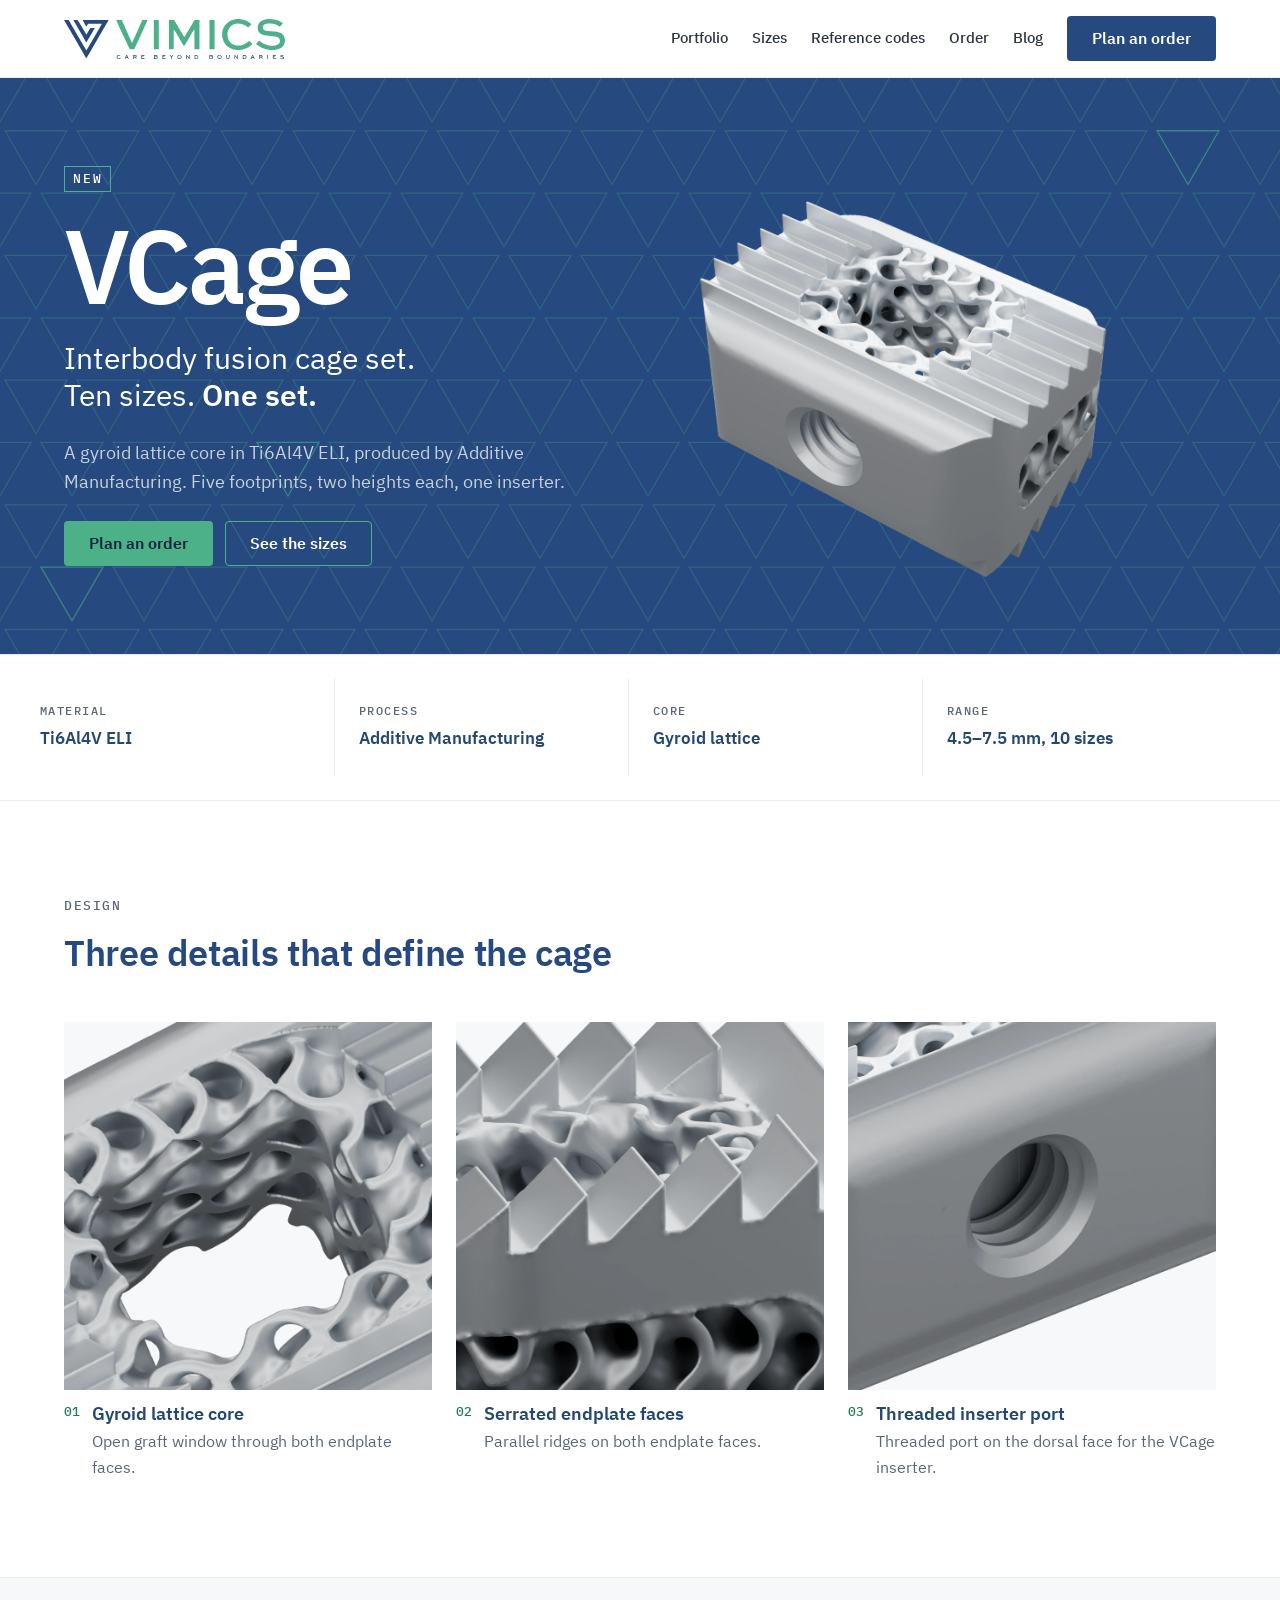
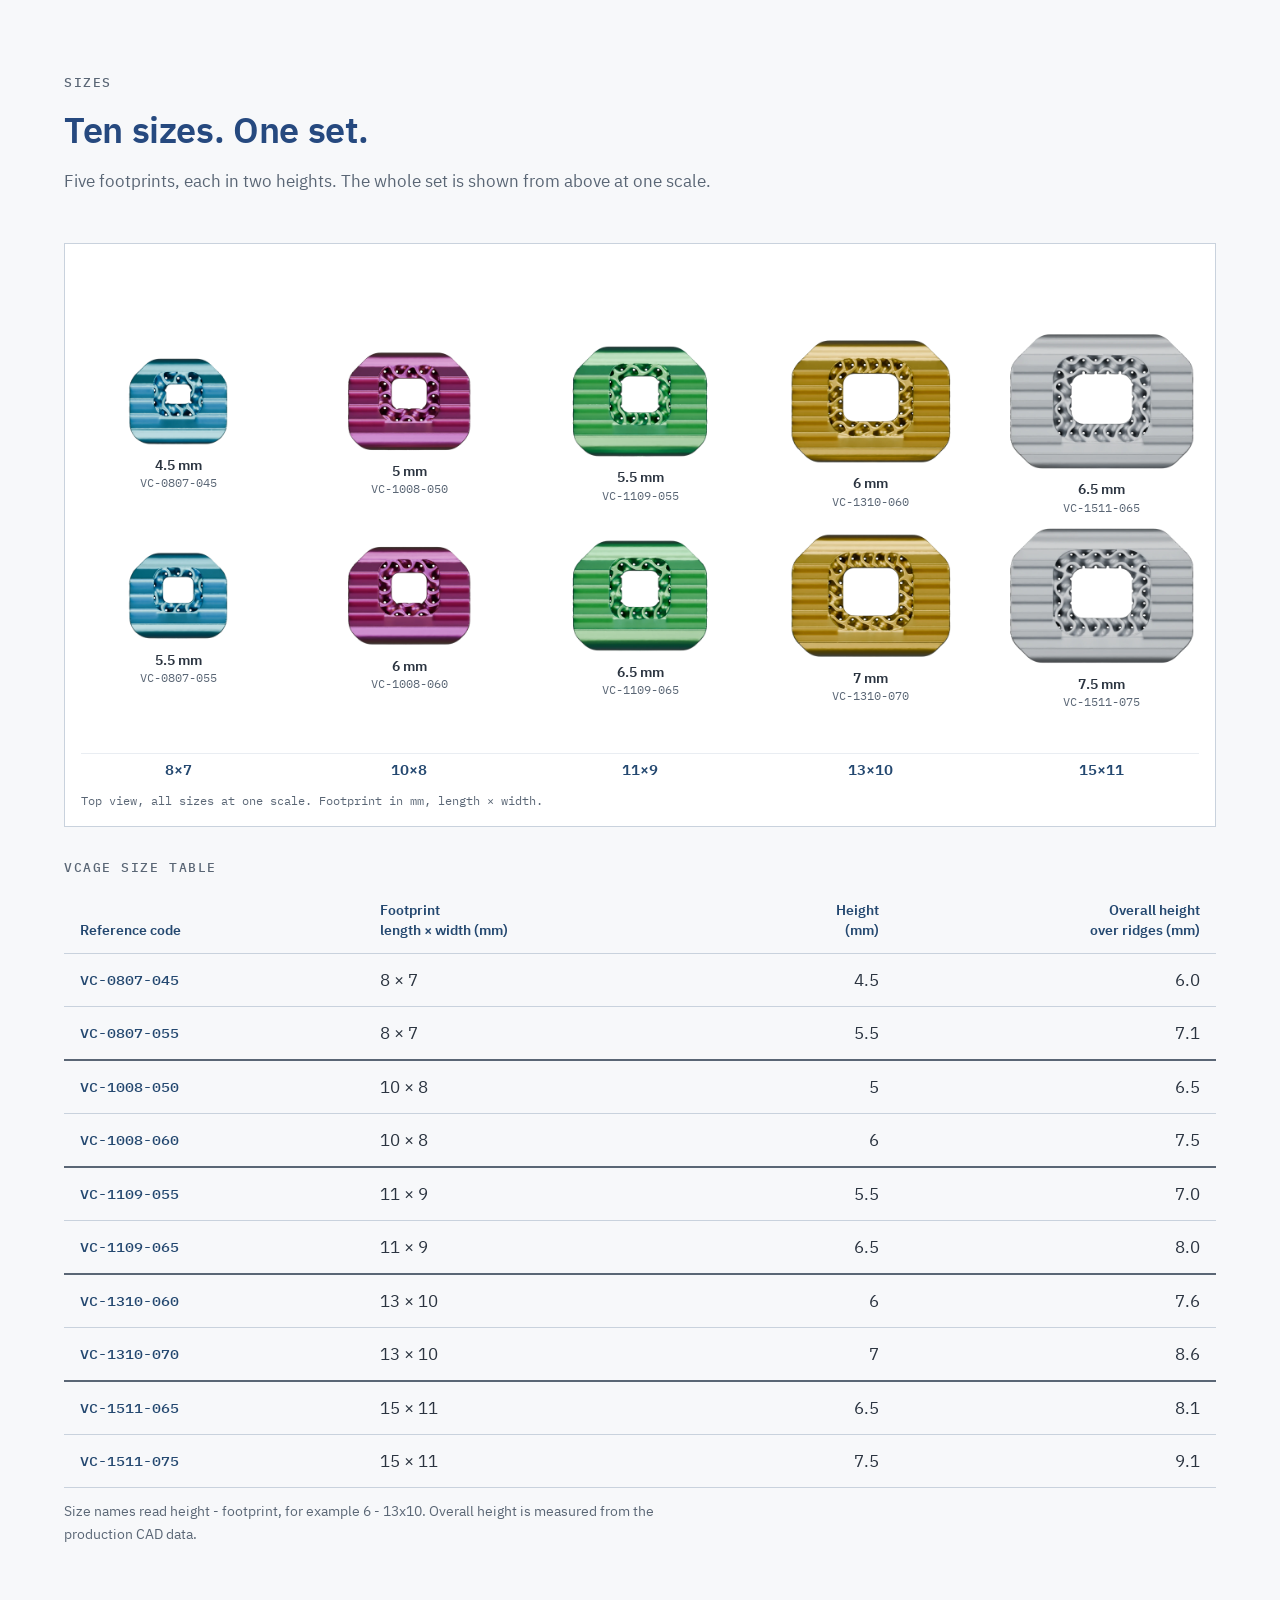
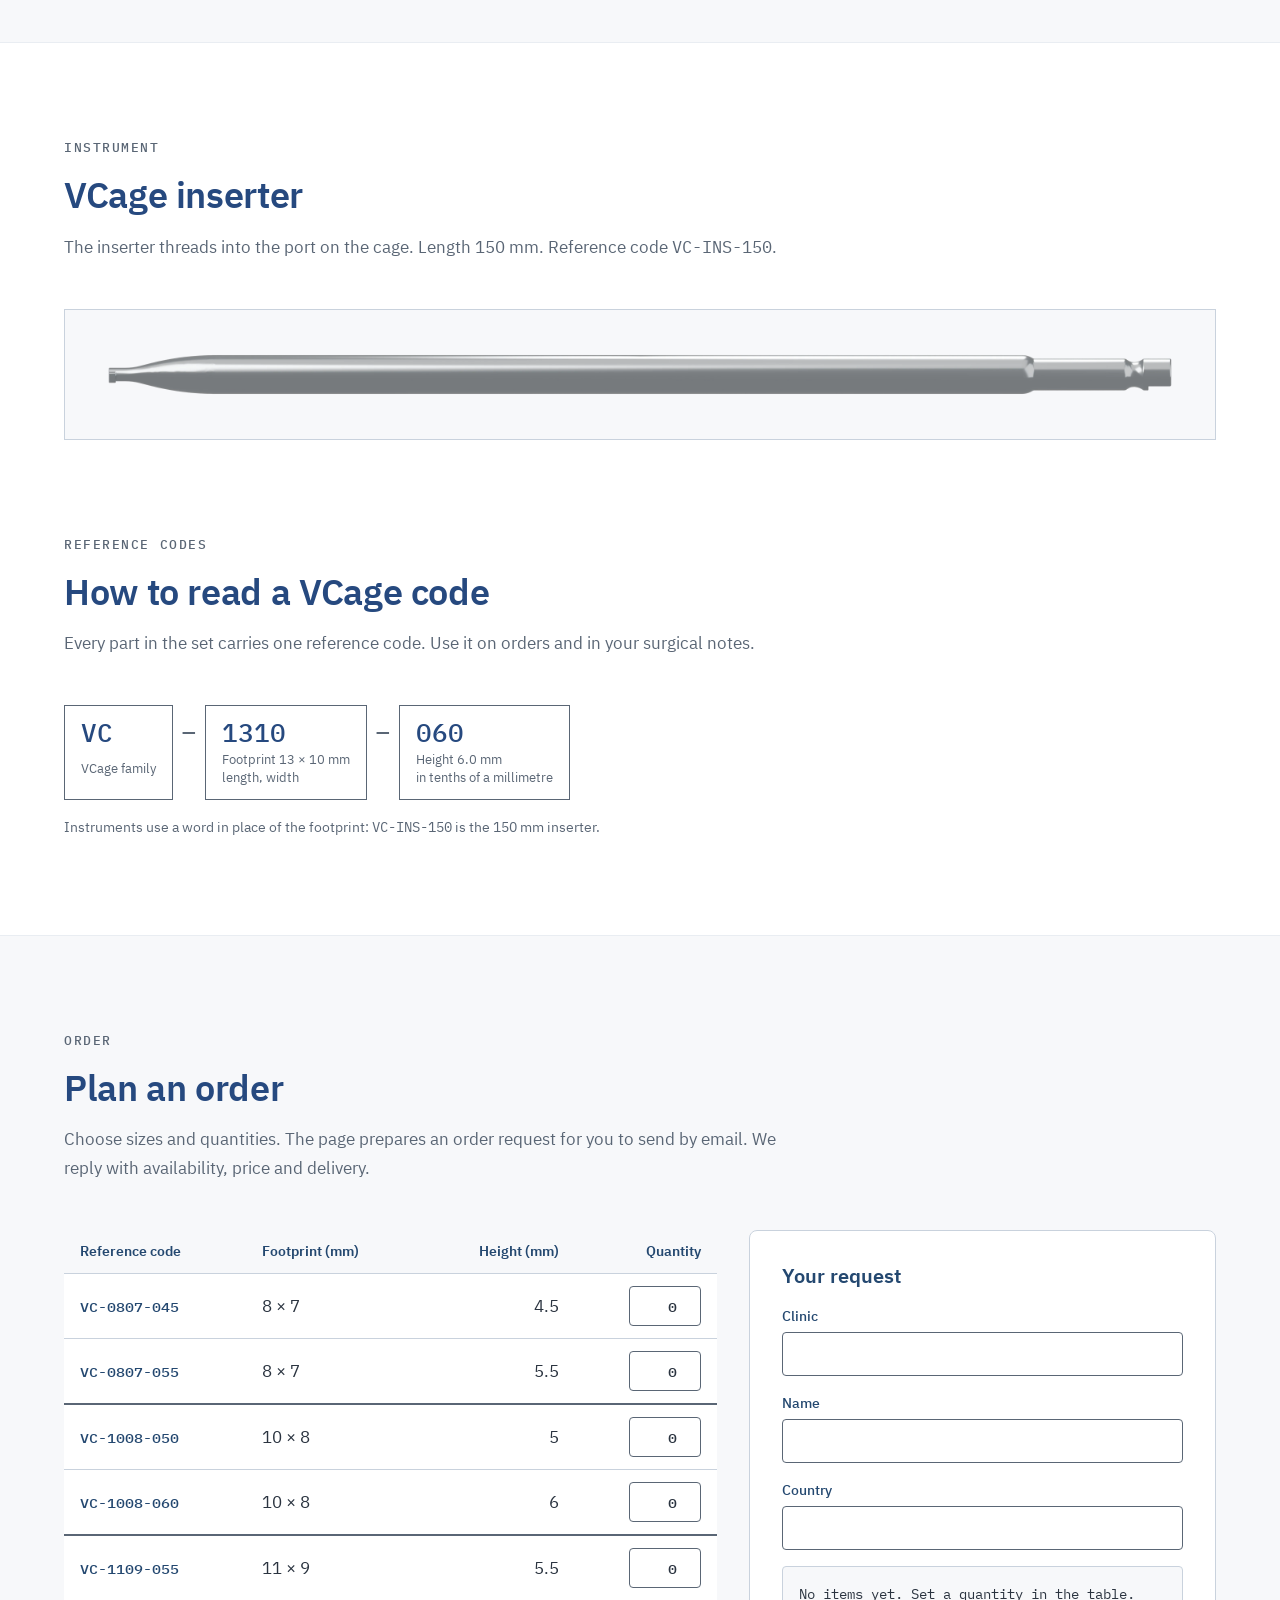
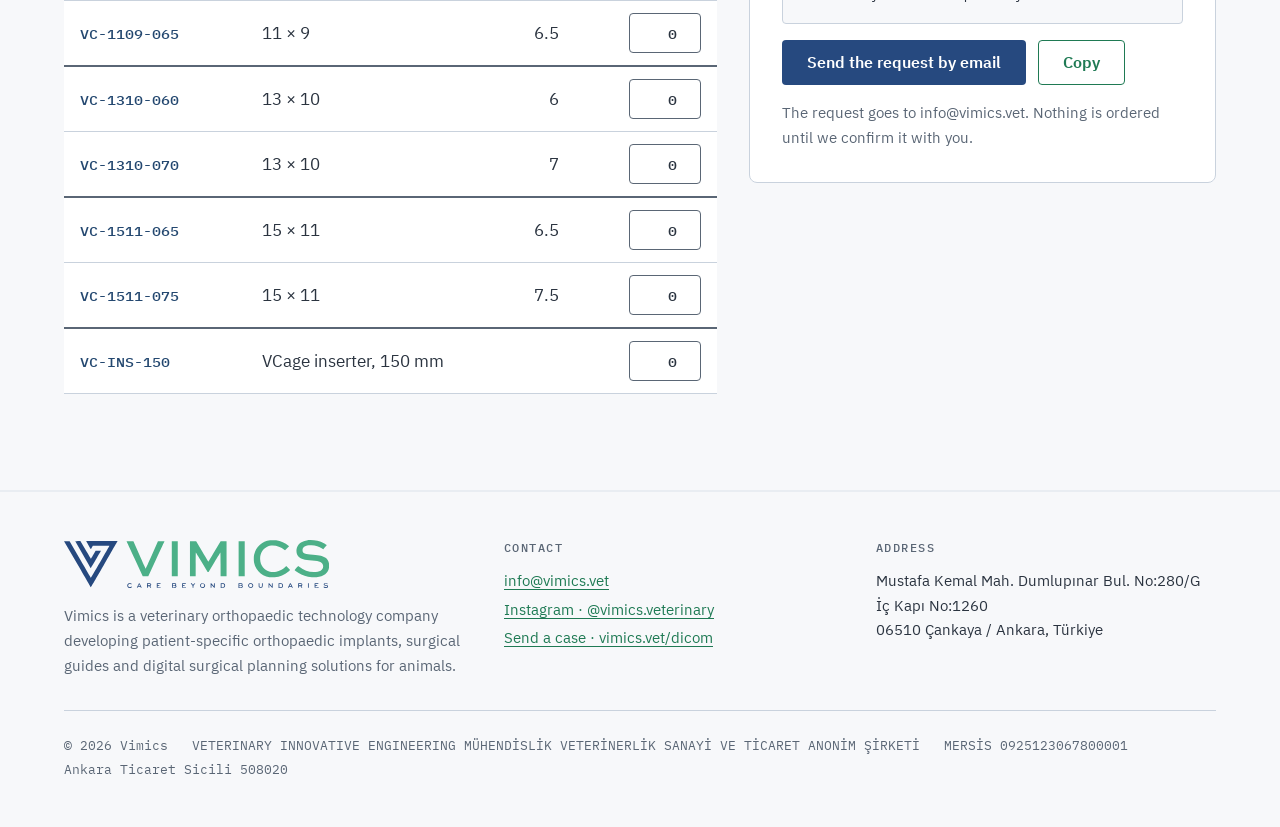
<file: vcage/index.html>
<!doctype html>
<html lang="en">
<head>
<meta charset="utf-8">
<meta name="viewport" content="width=device-width, initial-scale=1, viewport-fit=cover">
<title>VCage interbody fusion cage set · Vimics</title>
<meta name="description" content="VCage interbody fusion cage set: ten sizes with a gyroid lattice core, produced from Ti6Al4V ELI by Additive Manufacturing.">
<link rel="canonical" href="https://vimics.vet/vcage/">
<meta name="robots" content="index, follow, max-image-preview:large">
<meta property="og:type" content="website">
<meta property="og:site_name" content="Vimics">
<meta property="og:locale" content="en_GB">
<meta property="og:url" content="https://vimics.vet/vcage/">
<meta property="og:title" content="VCage · Interbody fusion cage set">
<meta property="og:description" content="Ten sizes. One set. Gyroid lattice core, Ti6Al4V ELI, Additive Manufacturing.">
<meta property="og:image" content="https://vimics.vet/assets/img/vcage/og.jpg">
<meta property="og:image:width" content="1200">
<meta property="og:image:height" content="630">
<meta property="og:image:alt" content="VCage cage in raw titanium: gyroid lattice core, serrated endplate faces and threaded inserter port">
<meta name="twitter:card" content="summary_large_image">
<meta name="theme-color" content="#26497F">
<script type="application/ld+json">
{
  "@context": "https://schema.org",
  "@graph": [
    {
      "@type": "Product",
      "@id": "https://vimics.vet/vcage/#product",
      "name": "VCage interbody fusion cage set",
      "description": "Veterinary interbody fusion cage set in ten sizes. Each cage has a gyroid lattice core, serrated endplate faces and a threaded inserter port, and is produced from Ti6Al4V ELI by Additive Manufacturing.",
      "url": "https://vimics.vet/vcage/",
      "image": ["https://vimics.vet/assets/img/vcage/og.jpg", "https://vimics.vet/assets/img/vcage/hero-acik.webp"],
      "category": "Veterinary orthopaedic implants",
      "material": "Ti6Al4V ELI",
      "brand": { "@type": "Brand", "name": "Vimics" },
      "manufacturer": { "@id": "https://vimics.vet/#organization" }
    },
    {
      "@type": "Organization",
      "@id": "https://vimics.vet/#organization",
      "name": "Vimics",
      "url": "https://vimics.vet/",
      "logo": "https://vimics.vet/assets/img/email/vimics-logo.png"
    },
    {
      "@type": "BreadcrumbList",
      "itemListElement": [
        { "@type": "ListItem", "position": 1, "name": "Home", "item": "https://vimics.vet/" },
        { "@type": "ListItem", "position": 2, "name": "VCage" }
      ]
    }
  ]
}
</script>
<link rel="icon" href="../favicon.ico" sizes="48x48">
<link rel="icon" href="../assets/img/favicon.svg" type="image/svg+xml">
<link rel="icon" href="../assets/img/favicon-192.png" type="image/png" sizes="192x192">
<link rel="apple-touch-icon" href="../assets/img/apple-touch-icon.png">
<link rel="preload" href="../assets/fonts/IBMPlexSans-SemiBold.woff2" as="font" type="font/woff2" crossorigin>
<link rel="stylesheet" href="../assets/site.css">
</head>
<body>

<header class="ust">
  <div class="kolon">
    <a class="logo-link" href="../" aria-label="Vimics home"><svg viewBox="0 0 2000 362"  xmlns="http://www.w3.org/2000/svg" role="img" aria-label="Vimics, Care Beyond Boundaries"><g transform="translate(0.000000,362.000000) scale(0.100000,-0.100000)" fill="var(--logo-monogram)"><path d="M978 3530 l-128 -5 582 -1017 c321 -560 585 -1018 588 -1018 5 0 770 1305 770 1314 0 3 -91 6 -203 6 l-202 0 -175 -305 c-155 -271 -176 -304 -188 -288 -7 10 -187 312 -400 670 l-387 653 -65 -2 c-36 -1 -122 -5 -192 -8z"/><path d="M1680 3533 c0 -10 334 -592 340 -592 3 0 39 55 80 122 l75 122 623 3 c539 2 623 0 620 -12 -7 -33 -1383 -2415 -1390 -2408 -4 4 -367 626 -807 1382 l-798 1375 -211 3 -210 2 1003 -1728 c551 -951 1007 -1737 1012 -1746 7 -13 225 360 988 1686 539 936 992 1723 1008 1750 l27 48 -1180 0 c-649 0 -1180 -3 -1180 -7z"/><path d="M4884 352 c-109 -51 -144 -173 -79 -273 47 -73 172 -98 261 -52 59 31 68 46 44 68 -18 16 -20 16 -46 -4 -109 -86 -253 -5 -224 126 19 85 115 119 205 73 36 -18 40 -19 57 -4 54 49 -133 105 -218 66z"/><path d="M10388 356 c-86 -32 -128 -88 -128 -171 0 -189 259 -253 361 -89 86 140 -74 319 -233 260z m132 -62 c84 -50 77 -188 -12 -225 -100 -41 -199 31 -185 135 12 87 119 136 197 90z"/><path d="M14020 359 c-188 -56 -168 -326 27 -355 157 -23 273 129 203 266 -36 71 -146 114 -230 89z m151 -88 c107 -107 -23 -268 -159 -197 -81 42 -83 170 -3 219 14 9 48 17 75 17 43 0 53 -4 87 -39z"/><path d="M19667 356 c-51 -19 -65 -33 -73 -71 -14 -75 16 -100 137 -116 105 -14 119 -21 119 -60 0 -64 -131 -75 -211 -18 l-31 22 -20 -21 -21 -20 39 -25 c75 -49 183 -59 252 -23 56 29 70 115 26 159 -24 25 -38 28 -149 43 -63 8 -85 20 -85 43 0 46 101 62 169 26 33 -16 34 -16 54 4 l21 20 -47 21 c-62 28 -132 34 -180 16z"/><path d="M5626 308 c-13 -29 -49 -107 -80 -172 -31 -65 -56 -121 -56 -122 0 -2 14 -4 30 -4 27 0 33 6 50 45 l19 45 85 0 85 0 20 -45 c17 -39 24 -45 50 -45 17 0 31 3 30 8 0 4 -35 81 -78 172 -70 149 -80 165 -104 168 -25 3 -30 -2 -51 -50z m78 -84 c34 -74 34 -74 -29 -74 -30 0 -55 4 -55 9 0 12 49 121 54 121 3 0 16 -25 30 -56z"/><path d="M6260 186 l0 -176 30 0 30 0 0 65 0 65 63 0 63 0 35 -62 c30 -55 38 -63 67 -66 40 -4 40 -2 -3 68 -19 32 -35 60 -35 63 0 3 16 21 35 40 37 37 44 67 23 111 -22 50 -53 60 -185 64 l-123 4 0 -176z m244 98 c21 -20 20 -43 -1 -66 -13 -15 -31 -18 -100 -18 l-83 0 0 50 0 50 84 0 c64 0 88 -4 100 -16z"/><path d="M7000 185 l0 -175 145 0 145 0 0 25 0 25 -115 0 -115 0 0 55 0 55 65 0 c63 0 65 1 65 25 0 24 -2 25 -65 25 l-65 0 0 40 0 40 110 0 110 0 0 30 0 30 -140 0 -140 0 0 -175z"/><path d="M8150 186 l0 -176 119 0 c66 0 131 4 144 9 69 26 90 110 42 161 -23 24 -24 28 -10 40 25 21 19 83 -11 111 -24 22 -34 24 -155 28 l-129 3 0 -176z m248 76 c4 -41 -21 -52 -119 -52 l-69 0 0 45 0 46 93 -3 92 -3 3 -33z m0 -108 c31 -21 26 -64 -8 -81 -14 -7 -60 -13 -102 -13 l-78 0 0 55 0 55 83 0 c59 0 89 -4 105 -16z"/><path d="M8910 185 l0 -175 145 0 145 0 0 25 0 25 -115 0 -115 0 0 55 0 55 65 0 c63 0 65 1 65 25 0 24 -2 25 -65 25 l-65 0 0 40 0 39 108 3 107 3 3 28 3 27 -140 0 -141 0 0 -175z"/><path d="M9567 348 c5 -7 37 -49 71 -94 l62 -81 0 -81 0 -82 30 0 30 0 0 81 0 81 63 81 c86 112 84 107 45 107 -30 0 -40 -7 -82 -65 -54 -74 -52 -74 -111 9 -37 51 -43 56 -79 56 -29 0 -36 -3 -29 -12z"/><path d="M11060 185 l0 -175 30 0 29 0 3 117 3 117 98 -117 c76 -91 103 -117 122 -117 l25 0 0 175 0 175 -30 0 -29 0 -3 -117 -3 -117 -98 117 c-76 91 -103 117 -122 117 l-25 0 0 -175z"/><path d="M11820 184 l0 -176 113 4 c130 4 162 17 197 81 55 98 9 229 -91 257 -19 6 -76 10 -126 10 l-93 0 0 -176z m241 87 c25 -25 29 -37 29 -84 0 -90 -47 -127 -162 -127 l-48 0 0 120 0 120 76 0 c70 0 78 -2 105 -29z"/><path d="M13160 185 l0 -177 136 4 136 3 29 33 c37 41 39 89 5 129 -21 25 -22 29 -9 49 22 34 13 83 -20 108 -25 18 -45 21 -153 24 l-124 4 0 -177z m238 103 c42 -42 -7 -78 -105 -78 l-73 0 0 45 0 45 83 0 c51 0 88 -5 95 -12z m10 -134 c31 -21 26 -64 -8 -81 -14 -7 -60 -13 -102 -13 l-78 0 0 55 0 55 83 0 c59 0 89 -4 105 -16z"/><path d="M14682 221 c3 -139 3 -140 33 -171 53 -55 162 -64 221 -18 43 35 54 75 54 208 l0 120 -30 0 -30 0 0 -121 c0 -134 -6 -154 -55 -175 -44 -18 -90 -8 -115 24 -17 22 -20 40 -20 148 l0 124 -31 0 -31 0 4 -139z"/><path d="M15430 185 l0 -175 25 0 25 0 0 115 c0 63 4 115 8 115 4 0 50 -52 102 -115 79 -96 100 -115 123 -115 l27 0 -2 173 -3 172 -27 3 -27 3 -3 -121 -3 -121 -100 120 c-74 91 -105 121 -122 121 l-23 0 0 -175z"/><path d="M16180 185 l0 -177 119 3 c129 4 150 12 195 73 31 41 30 159 -2 204 -39 53 -73 66 -199 70 l-113 4 0 -177z m243 89 c33 -33 43 -84 28 -135 -17 -55 -46 -71 -133 -73 l-73 -1 -3 118 -3 117 79 0 c72 0 82 -2 105 -26z"/><path d="M17046 352 c-8 -13 -156 -334 -156 -338 0 -2 13 -4 30 -4 25 0 32 6 49 45 l20 45 83 0 84 0 22 -45 c19 -39 26 -45 52 -45 16 0 30 2 30 3 0 2 -35 80 -79 173 -69 148 -82 169 -104 172 -14 2 -28 -1 -31 -6z m84 -194 c0 -5 -25 -8 -55 -8 -63 0 -64 0 -29 77 l26 58 29 -60 c15 -33 28 -63 29 -67z"/><path d="M17660 185 l0 -175 30 0 30 0 0 65 0 65 63 0 62 0 35 -65 c32 -59 38 -65 68 -65 39 0 39 -4 -3 69 -42 72 -42 65 -3 100 27 24 33 36 33 69 0 82 -57 112 -210 112 l-105 0 0 -175z m242 98 c51 -46 8 -83 -99 -83 l-83 0 0 50 0 50 82 0 c62 0 86 -4 100 -17z"/><path d="M18400 185 l0 -175 30 0 30 0 0 175 0 175 -30 0 -30 0 0 -175z"/><path d="M18904 347 c-2 -7 -3 -85 -2 -172 l3 -160 148 -3 147 -3 0 25 0 25 -117 3 -118 3 0 50 0 50 68 3 c64 3 67 4 67 27 0 24 -2 25 -70 25 l-70 0 0 40 0 40 110 0 110 0 0 30 0 30 -135 0 c-102 0 -137 -3 -141 -13z"/></g><g transform="translate(0.000000,362.000000) scale(0.100000,-0.100000)" fill="var(--logo-kelime)"><path d="M15545 3603 c-617 -78 -1073 -494 -1207 -1101 -32 -142 -32 -443 0 -589 156 -720 775 -1160 1552 -1102 383 29 741 176 1045 431 145 121 148 90 -24 262 l-149 149 -75 -67 c-201 -183 -425 -299 -677 -353 -120 -25 -365 -25 -475 1 -444 103 -724 455 -742 931 -15 413 169 758 499 934 382 204 931 112 1346 -226 l33 -27 152 153 152 152 -44 37 c-247 209 -581 355 -932 406 -97 15 -370 20 -454 9z"/><path d="M18305 3589 c-458 -81 -717 -309 -766 -675 -30 -225 26 -420 157 -549 175 -173 424 -245 1009 -290 612 -48 795 -131 835 -379 49 -306 -221 -496 -705 -496 -405 1 -769 135 -1090 403 -44 37 -83 66 -87 65 -10 -4 -268 -301 -268 -309 0 -12 183 -155 276 -216 307 -201 633 -307 1022 -332 654 -43 1137 182 1266 589 110 347 18 699 -229 875 -196 140 -418 196 -941 235 -335 25 -479 44 -572 76 -166 55 -222 123 -222 268 0 246 246 380 670 363 315 -13 594 -97 800 -242 44 -30 81 -55 84 -55 8 0 266 299 266 308 0 12 -113 87 -210 140 -363 198 -901 290 -1295 221z"/><path d="M4720 3523 c0 -5 274 -597 609 -1318 l608 -1310 210 -3 210 -2 609 1311 c335 722 611 1316 612 1321 2 4 -107 7 -244 6 l-249 -3 -456 -1030 c-251 -566 -462 -1030 -469 -1030 -7 0 -218 465 -469 1032 l-456 1032 -257 1 c-142 0 -258 -3 -258 -7z"/><path d="M8130 2210 l0 -1320 225 0 225 0 0 1320 0 1320 -225 0 -225 0 0 -1320z"/><path d="M9500 2210 l0 -1320 215 0 215 0 2 898 c2 589 6 897 13 896 5 -1 207 -334 448 -740 l438 -739 37 -3 37 -3 440 742 c242 408 445 741 450 741 7 -1 11 -310 13 -897 l2 -895 225 0 225 0 0 1320 0 1320 -224 0 -224 0 -452 -767 c-249 -423 -457 -773 -464 -780 -8 -9 -122 178 -470 768 l-459 779 -233 0 -234 0 0 -1320z"/><path d="M13170 2210 l0 -1320 230 0 230 0 0 1320 0 1320 -230 0 -230 0 0 -1320z"/></g></svg></a>
    <nav class="nav" aria-label="Main">
      <a href="../#portfolio">Portfolio</a>
      <a href="#sizes">Sizes</a>
      <a href="#codes">Reference codes</a>
      <a href="#order">Order</a>
      <a href="../blog/">Blog</a>
      <a class="btn btn-birincil" href="#order">Plan an order</a>
    </nav>
  </div>
</header>

<main>

<section class="urun-hero">
  <div class="kolon">
    <div class="hero-metin">
      <span class="rozet">NEW</span>
      <h1>VCage</h1>
      <p class="alt-satir">Interbody fusion cage set.<br>Ten sizes. <strong>One set.</strong></p>
      <p class="lead">A gyroid lattice core in Ti6Al4V ELI, produced by Additive Manufacturing. Five footprints, two heights each, one inserter.</p>
      <div class="eylemler">
        <a class="btn btn-birincil" href="#order">Plan an order</a>
        <a class="btn btn-ikincil" href="#sizes">See the sizes</a>
      </div>
    </div>
    <figure>
      <img src="../assets/img/vcage/hero.webp" width="5444" height="3960" alt="VCage cage, size 6 - 13x10, in raw titanium: gyroid lattice core visible through the graft window, serrated endplate faces and the inserter port on the side">
    </figure>
  </div>
</section>

<section class="serit" aria-label="VCage specifications">
  <div class="kolon">
    <dl>
      <div><dt>Material</dt><dd>Ti6Al4V ELI</dd></div>
      <div><dt>Process</dt><dd>Additive Manufacturing</dd></div>
      <div><dt>Core</dt><dd>Gyroid lattice</dd></div>
      <div><dt>Range</dt><dd>4.5–7.5 mm, 10 sizes</dd></div>
    </dl>
  </div>
</section>

<section class="bolum" id="design">
  <div class="kolon">
    <div class="bolum-bas">
      <span class="etiket">Design</span>
      <h2>Three details that define the cage</h2>
    </div>
    <div class="makrolar">
      <figure>
        <img class="tema-acik" src="../assets/img/vcage/makro-lattice-acik.webp" width="1720" height="1720" loading="lazy" alt="Close-up of the gyroid lattice core seen through the graft window"><img class="tema-koyu" src="../assets/img/vcage/makro-lattice.webp" width="1720" height="1720" loading="lazy" alt="Close-up of the gyroid lattice core seen through the graft window">
        <figcaption><span class="no">01</span><h3>Gyroid lattice core</h3><p>Open graft window through both endplate faces.</p></figcaption>
      </figure>
      <figure>
        <img class="tema-acik" src="../assets/img/vcage/makro-dis-acik.webp" width="1720" height="1720" loading="lazy" alt="Close-up of the parallel serration ridges on an endplate face"><img class="tema-koyu" src="../assets/img/vcage/makro-dis.webp" width="1720" height="1720" loading="lazy" alt="Close-up of the parallel serration ridges on an endplate face">
        <figcaption><span class="no">02</span><h3>Serrated endplate faces</h3><p>Parallel ridges on both endplate faces.</p></figcaption>
      </figure>
      <figure>
        <img class="tema-acik" src="../assets/img/vcage/makro-port-acik.webp" width="1720" height="1720" loading="lazy" alt="Close-up of the threaded inserter port on the dorsal face of the cage"><img class="tema-koyu" src="../assets/img/vcage/makro-port.webp" width="1720" height="1720" loading="lazy" alt="Close-up of the threaded inserter port on the dorsal face of the cage">
        <figcaption><span class="no">03</span><h3>Threaded inserter port</h3><p>Threaded port on the dorsal face for the VCage inserter.</p></figcaption>
      </figure>
    </div>
  </div>
</section>

<section class="bolum" id="sizes" style="background: var(--zemin-yukseltilmis); border-block: 1px solid var(--ayrac);">
  <div class="kolon">
    <div class="bolum-bas">
      <span class="etiket">Sizes</span>
      <h2>Ten sizes. One set.</h2>
      <p class="ikincil">Five footprints, each in two heights. The whole set is shown from above at one scale.</p>
    </div>
    <div class="matris-sar"><figure class="matris"><div class="matris-gorsel"><img class="tema-acik" src="../assets/img/vcage/matris-acik.webp" width="5444" height="2480" loading="lazy" alt="All ten VCage sizes seen from above at one scale: five footprints in columns, two heights per footprint"><img class="tema-koyu" src="../assets/img/vcage/matris-koyu.webp" width="5444" height="2480" loading="lazy" alt="All ten VCage sizes seen from above at one scale: five footprints in columns, two heights per footprint"><span class="et" style="left:8.70%;top:41.65%"><b>4.5 mm</b>VC-0807-045</span><span class="et" style="left:8.70%;top:79.83%"><b>5.5 mm</b>VC-0807-055</span><span class="et" style="left:29.35%;top:42.84%"><b>5 mm</b>VC-1008-050</span><span class="et" style="left:29.35%;top:81.02%"><b>6 mm</b>VC-1008-060</span><span class="et" style="left:50.00%;top:44.03%"><b>5.5 mm</b>VC-1109-055</span><span class="et" style="left:50.00%;top:82.21%"><b>6.5 mm</b>VC-1109-065</span><span class="et" style="left:70.65%;top:45.23%"><b>6 mm</b>VC-1310-060</span><span class="et" style="left:70.65%;top:83.40%"><b>7 mm</b>VC-1310-070</span><span class="et" style="left:91.30%;top:46.42%"><b>6.5 mm</b>VC-1511-065</span><span class="et" style="left:91.30%;top:84.60%"><b>7.5 mm</b>VC-1511-075</span></div><div class="ayaklar"><span class="ayak" style="left:8.70%">8×7</span><span class="ayak" style="left:29.35%">10×8</span><span class="ayak" style="left:50.00%">11×9</span><span class="ayak" style="left:70.65%">13×10</span><span class="ayak" style="left:91.30%">15×11</span></div><figcaption>Top view, all sizes at one scale. Footprint in mm, length × width.</figcaption></figure></div>
    <div class="tablo-sar">
      <table class="boyut">
        <caption class="etiket" style="text-align: left; padding-bottom: var(--b3);">VCage size table</caption>
        <thead>
          <tr><th>Reference code</th><th>Footprint<br>length × width (mm)</th><th class="sayi">Height<br>(mm)</th><th class="sayi">Overall height<br>over ridges (mm)</th></tr>
        </thead>
        <tbody>
<tr><td class="kod">VC-0807-045</td><td>8 × 7</td><td class="sayi">4.5</td><td class="sayi">6.0</td></tr>
<tr><td class="kod">VC-0807-055</td><td>8 × 7</td><td class="sayi">5.5</td><td class="sayi">7.1</td></tr>
<tr class="grup-ilk"><td class="kod">VC-1008-050</td><td>10 × 8</td><td class="sayi">5</td><td class="sayi">6.5</td></tr>
<tr><td class="kod">VC-1008-060</td><td>10 × 8</td><td class="sayi">6</td><td class="sayi">7.5</td></tr>
<tr class="grup-ilk"><td class="kod">VC-1109-055</td><td>11 × 9</td><td class="sayi">5.5</td><td class="sayi">7.0</td></tr>
<tr><td class="kod">VC-1109-065</td><td>11 × 9</td><td class="sayi">6.5</td><td class="sayi">8.0</td></tr>
<tr class="grup-ilk"><td class="kod">VC-1310-060</td><td>13 × 10</td><td class="sayi">6</td><td class="sayi">7.6</td></tr>
<tr><td class="kod">VC-1310-070</td><td>13 × 10</td><td class="sayi">7</td><td class="sayi">8.6</td></tr>
<tr class="grup-ilk"><td class="kod">VC-1511-065</td><td>15 × 11</td><td class="sayi">6.5</td><td class="sayi">8.1</td></tr>
<tr><td class="kod">VC-1511-075</td><td>15 × 11</td><td class="sayi">7.5</td><td class="sayi">9.1</td></tr>
        </tbody>
      </table>
    </div>
    <p class="tablo-not">Size names read height - footprint, for example 6 - 13x10. Overall height is measured from the production CAD data.</p>
  </div>
</section>

<section class="bolum" id="inserter">
  <div class="kolon">
    <div class="bolum-bas">
      <span class="etiket">Instrument</span>
      <h2>VCage inserter</h2>
      <p class="ikincil">The inserter threads into the port on the cage. Length 150 mm. Reference code <span class="mono">VC-INS-150</span>.</p>
    </div>
    <div class="inserter-sahne"><img class="tema-acik" src="../assets/img/vcage/inserter-acik.webp" width="5444" height="400" loading="lazy" alt="VCage inserter, 150 mm, shown horizontally"><img class="tema-koyu" src="../assets/img/vcage/inserter.webp" width="5444" height="400" loading="lazy" alt="VCage inserter, 150 mm, shown horizontally"></div>
  </div>
</section>

<section class="bolum" id="codes" style="padding-top: 0;">
  <div class="kolon">
    <div class="bolum-bas">
      <span class="etiket">Reference codes</span>
      <h2>How to read a VCage code</h2>
      <p class="ikincil">Every part in the set carries one reference code. Use it on orders and in your surgical notes.</p>
    </div>
    <div class="kod-anatomi" aria-label="Example code VC-1310-060">
      <div><b>VC</b><span>VCage family</span></div>
      <div class="tire"><b>–</b></div>
      <div><b>1310</b><span>Footprint 13 × 10 mm<br>length, width</span></div>
      <div class="tire"><b>–</b></div>
      <div><b>060</b><span>Height 6.0 mm<br>in tenths of a millimetre</span></div>
    </div>
    <p class="tablo-not" style="margin-top: var(--b4);">Instruments use a word in place of the footprint: <span class="mono">VC-INS-150</span> is the 150 mm inserter.</p>
  </div>
</section>

<section class="bolum" id="order" style="background: var(--zemin-yukseltilmis); border-block: 1px solid var(--ayrac);">
  <div class="kolon">
    <div class="bolum-bas">
      <span class="etiket">Order</span>
      <h2>Plan an order</h2>
      <p class="ikincil">Choose sizes and quantities. The page prepares an order request for you to send by email. We reply with availability, price and delivery.</p>
    </div>
    <div class="siparis">
      <div class="tablo-sar">
        <table class="boyut" style="background: var(--zemin);">
          <thead>
            <tr><th>Reference code</th><th>Footprint (mm)</th><th class="sayi">Height (mm)</th><th class="sayi">Quantity</th></tr>
          </thead>
          <tbody>
<tr><td class="kod">VC-0807-045</td><td>8 × 7</td><td class="sayi">4.5</td><td class="sayi"><input type="number" id="adet-VC-0807-045" data-kod="VC-0807-045" data-ad="VCage 4.5 - 8x7" min="0" max="99" step="1" value="0" inputmode="numeric" aria-label="Quantity of VC-0807-045"></td></tr>
<tr><td class="kod">VC-0807-055</td><td>8 × 7</td><td class="sayi">5.5</td><td class="sayi"><input type="number" id="adet-VC-0807-055" data-kod="VC-0807-055" data-ad="VCage 5.5 - 8x7" min="0" max="99" step="1" value="0" inputmode="numeric" aria-label="Quantity of VC-0807-055"></td></tr>
<tr class="grup-ilk"><td class="kod">VC-1008-050</td><td>10 × 8</td><td class="sayi">5</td><td class="sayi"><input type="number" id="adet-VC-1008-050" data-kod="VC-1008-050" data-ad="VCage 5 - 10x8" min="0" max="99" step="1" value="0" inputmode="numeric" aria-label="Quantity of VC-1008-050"></td></tr>
<tr><td class="kod">VC-1008-060</td><td>10 × 8</td><td class="sayi">6</td><td class="sayi"><input type="number" id="adet-VC-1008-060" data-kod="VC-1008-060" data-ad="VCage 6 - 10x8" min="0" max="99" step="1" value="0" inputmode="numeric" aria-label="Quantity of VC-1008-060"></td></tr>
<tr class="grup-ilk"><td class="kod">VC-1109-055</td><td>11 × 9</td><td class="sayi">5.5</td><td class="sayi"><input type="number" id="adet-VC-1109-055" data-kod="VC-1109-055" data-ad="VCage 5.5 - 11x9" min="0" max="99" step="1" value="0" inputmode="numeric" aria-label="Quantity of VC-1109-055"></td></tr>
<tr><td class="kod">VC-1109-065</td><td>11 × 9</td><td class="sayi">6.5</td><td class="sayi"><input type="number" id="adet-VC-1109-065" data-kod="VC-1109-065" data-ad="VCage 6.5 - 11x9" min="0" max="99" step="1" value="0" inputmode="numeric" aria-label="Quantity of VC-1109-065"></td></tr>
<tr class="grup-ilk"><td class="kod">VC-1310-060</td><td>13 × 10</td><td class="sayi">6</td><td class="sayi"><input type="number" id="adet-VC-1310-060" data-kod="VC-1310-060" data-ad="VCage 6 - 13x10" min="0" max="99" step="1" value="0" inputmode="numeric" aria-label="Quantity of VC-1310-060"></td></tr>
<tr><td class="kod">VC-1310-070</td><td>13 × 10</td><td class="sayi">7</td><td class="sayi"><input type="number" id="adet-VC-1310-070" data-kod="VC-1310-070" data-ad="VCage 7 - 13x10" min="0" max="99" step="1" value="0" inputmode="numeric" aria-label="Quantity of VC-1310-070"></td></tr>
<tr class="grup-ilk"><td class="kod">VC-1511-065</td><td>15 × 11</td><td class="sayi">6.5</td><td class="sayi"><input type="number" id="adet-VC-1511-065" data-kod="VC-1511-065" data-ad="VCage 6.5 - 15x11" min="0" max="99" step="1" value="0" inputmode="numeric" aria-label="Quantity of VC-1511-065"></td></tr>
<tr><td class="kod">VC-1511-075</td><td>15 × 11</td><td class="sayi">7.5</td><td class="sayi"><input type="number" id="adet-VC-1511-075" data-kod="VC-1511-075" data-ad="VCage 7.5 - 15x11" min="0" max="99" step="1" value="0" inputmode="numeric" aria-label="Quantity of VC-1511-075"></td></tr>
<tr class="grup-ilk"><td class="kod">VC-INS-150</td><td colspan="2">VCage inserter, 150 mm</td><td class="sayi"><input type="number" id="adet-VC-INS-150" data-kod="VC-INS-150" data-ad="VCage inserter" min="0" max="99" step="1" value="0" inputmode="numeric" aria-label="Quantity of VC-INS-150"></td></tr>
          </tbody>
        </table>
      </div>
      <div class="siparis-ozet panel" style="background: var(--zemin);">
        <h3>Your request</h3>
        <div class="alan"><label for="klinik">Clinic</label><input id="klinik" type="text" autocomplete="organization"></div>
        <div class="alan"><label for="cerrah">Name</label><input id="cerrah" type="text" autocomplete="name"></div>
        <div class="alan"><label for="ulke">Country</label><input id="ulke" type="text" autocomplete="country-name"></div>
        <pre class="sablon" id="ozet" aria-live="polite">No items yet. Set a quantity in the table.</pre>
        <div class="eylemler">
          <a class="btn btn-birincil" id="siparis-eposta" href="mailto:info@vimics.vet">Send the request by email</a>
          <button class="btn btn-ikincil" id="siparis-kopyala" type="button">Copy</button>
        </div>
        <p class="not" id="siparis-durum" aria-live="polite">The request goes to info@vimics.vet. Nothing is ordered until we confirm it with you.</p>
      </div>
    </div>
  </div>
</section>

</main>

<footer class="alt" id="contact">
  <div class="kolon">
    <div style="display: grid; gap: var(--b4); align-content: start;">
      <a class="logo-link" href="../" aria-label="Vimics home"><svg viewBox="0 0 2000 362"  xmlns="http://www.w3.org/2000/svg" role="img" aria-label="Vimics, Care Beyond Boundaries"><g transform="translate(0.000000,362.000000) scale(0.100000,-0.100000)" fill="var(--logo-monogram)"><path d="M978 3530 l-128 -5 582 -1017 c321 -560 585 -1018 588 -1018 5 0 770 1305 770 1314 0 3 -91 6 -203 6 l-202 0 -175 -305 c-155 -271 -176 -304 -188 -288 -7 10 -187 312 -400 670 l-387 653 -65 -2 c-36 -1 -122 -5 -192 -8z"/><path d="M1680 3533 c0 -10 334 -592 340 -592 3 0 39 55 80 122 l75 122 623 3 c539 2 623 0 620 -12 -7 -33 -1383 -2415 -1390 -2408 -4 4 -367 626 -807 1382 l-798 1375 -211 3 -210 2 1003 -1728 c551 -951 1007 -1737 1012 -1746 7 -13 225 360 988 1686 539 936 992 1723 1008 1750 l27 48 -1180 0 c-649 0 -1180 -3 -1180 -7z"/><path d="M4884 352 c-109 -51 -144 -173 -79 -273 47 -73 172 -98 261 -52 59 31 68 46 44 68 -18 16 -20 16 -46 -4 -109 -86 -253 -5 -224 126 19 85 115 119 205 73 36 -18 40 -19 57 -4 54 49 -133 105 -218 66z"/><path d="M10388 356 c-86 -32 -128 -88 -128 -171 0 -189 259 -253 361 -89 86 140 -74 319 -233 260z m132 -62 c84 -50 77 -188 -12 -225 -100 -41 -199 31 -185 135 12 87 119 136 197 90z"/><path d="M14020 359 c-188 -56 -168 -326 27 -355 157 -23 273 129 203 266 -36 71 -146 114 -230 89z m151 -88 c107 -107 -23 -268 -159 -197 -81 42 -83 170 -3 219 14 9 48 17 75 17 43 0 53 -4 87 -39z"/><path d="M19667 356 c-51 -19 -65 -33 -73 -71 -14 -75 16 -100 137 -116 105 -14 119 -21 119 -60 0 -64 -131 -75 -211 -18 l-31 22 -20 -21 -21 -20 39 -25 c75 -49 183 -59 252 -23 56 29 70 115 26 159 -24 25 -38 28 -149 43 -63 8 -85 20 -85 43 0 46 101 62 169 26 33 -16 34 -16 54 4 l21 20 -47 21 c-62 28 -132 34 -180 16z"/><path d="M5626 308 c-13 -29 -49 -107 -80 -172 -31 -65 -56 -121 -56 -122 0 -2 14 -4 30 -4 27 0 33 6 50 45 l19 45 85 0 85 0 20 -45 c17 -39 24 -45 50 -45 17 0 31 3 30 8 0 4 -35 81 -78 172 -70 149 -80 165 -104 168 -25 3 -30 -2 -51 -50z m78 -84 c34 -74 34 -74 -29 -74 -30 0 -55 4 -55 9 0 12 49 121 54 121 3 0 16 -25 30 -56z"/><path d="M6260 186 l0 -176 30 0 30 0 0 65 0 65 63 0 63 0 35 -62 c30 -55 38 -63 67 -66 40 -4 40 -2 -3 68 -19 32 -35 60 -35 63 0 3 16 21 35 40 37 37 44 67 23 111 -22 50 -53 60 -185 64 l-123 4 0 -176z m244 98 c21 -20 20 -43 -1 -66 -13 -15 -31 -18 -100 -18 l-83 0 0 50 0 50 84 0 c64 0 88 -4 100 -16z"/><path d="M7000 185 l0 -175 145 0 145 0 0 25 0 25 -115 0 -115 0 0 55 0 55 65 0 c63 0 65 1 65 25 0 24 -2 25 -65 25 l-65 0 0 40 0 40 110 0 110 0 0 30 0 30 -140 0 -140 0 0 -175z"/><path d="M8150 186 l0 -176 119 0 c66 0 131 4 144 9 69 26 90 110 42 161 -23 24 -24 28 -10 40 25 21 19 83 -11 111 -24 22 -34 24 -155 28 l-129 3 0 -176z m248 76 c4 -41 -21 -52 -119 -52 l-69 0 0 45 0 46 93 -3 92 -3 3 -33z m0 -108 c31 -21 26 -64 -8 -81 -14 -7 -60 -13 -102 -13 l-78 0 0 55 0 55 83 0 c59 0 89 -4 105 -16z"/><path d="M8910 185 l0 -175 145 0 145 0 0 25 0 25 -115 0 -115 0 0 55 0 55 65 0 c63 0 65 1 65 25 0 24 -2 25 -65 25 l-65 0 0 40 0 39 108 3 107 3 3 28 3 27 -140 0 -141 0 0 -175z"/><path d="M9567 348 c5 -7 37 -49 71 -94 l62 -81 0 -81 0 -82 30 0 30 0 0 81 0 81 63 81 c86 112 84 107 45 107 -30 0 -40 -7 -82 -65 -54 -74 -52 -74 -111 9 -37 51 -43 56 -79 56 -29 0 -36 -3 -29 -12z"/><path d="M11060 185 l0 -175 30 0 29 0 3 117 3 117 98 -117 c76 -91 103 -117 122 -117 l25 0 0 175 0 175 -30 0 -29 0 -3 -117 -3 -117 -98 117 c-76 91 -103 117 -122 117 l-25 0 0 -175z"/><path d="M11820 184 l0 -176 113 4 c130 4 162 17 197 81 55 98 9 229 -91 257 -19 6 -76 10 -126 10 l-93 0 0 -176z m241 87 c25 -25 29 -37 29 -84 0 -90 -47 -127 -162 -127 l-48 0 0 120 0 120 76 0 c70 0 78 -2 105 -29z"/><path d="M13160 185 l0 -177 136 4 136 3 29 33 c37 41 39 89 5 129 -21 25 -22 29 -9 49 22 34 13 83 -20 108 -25 18 -45 21 -153 24 l-124 4 0 -177z m238 103 c42 -42 -7 -78 -105 -78 l-73 0 0 45 0 45 83 0 c51 0 88 -5 95 -12z m10 -134 c31 -21 26 -64 -8 -81 -14 -7 -60 -13 -102 -13 l-78 0 0 55 0 55 83 0 c59 0 89 -4 105 -16z"/><path d="M14682 221 c3 -139 3 -140 33 -171 53 -55 162 -64 221 -18 43 35 54 75 54 208 l0 120 -30 0 -30 0 0 -121 c0 -134 -6 -154 -55 -175 -44 -18 -90 -8 -115 24 -17 22 -20 40 -20 148 l0 124 -31 0 -31 0 4 -139z"/><path d="M15430 185 l0 -175 25 0 25 0 0 115 c0 63 4 115 8 115 4 0 50 -52 102 -115 79 -96 100 -115 123 -115 l27 0 -2 173 -3 172 -27 3 -27 3 -3 -121 -3 -121 -100 120 c-74 91 -105 121 -122 121 l-23 0 0 -175z"/><path d="M16180 185 l0 -177 119 3 c129 4 150 12 195 73 31 41 30 159 -2 204 -39 53 -73 66 -199 70 l-113 4 0 -177z m243 89 c33 -33 43 -84 28 -135 -17 -55 -46 -71 -133 -73 l-73 -1 -3 118 -3 117 79 0 c72 0 82 -2 105 -26z"/><path d="M17046 352 c-8 -13 -156 -334 -156 -338 0 -2 13 -4 30 -4 25 0 32 6 49 45 l20 45 83 0 84 0 22 -45 c19 -39 26 -45 52 -45 16 0 30 2 30 3 0 2 -35 80 -79 173 -69 148 -82 169 -104 172 -14 2 -28 -1 -31 -6z m84 -194 c0 -5 -25 -8 -55 -8 -63 0 -64 0 -29 77 l26 58 29 -60 c15 -33 28 -63 29 -67z"/><path d="M17660 185 l0 -175 30 0 30 0 0 65 0 65 63 0 62 0 35 -65 c32 -59 38 -65 68 -65 39 0 39 -4 -3 69 -42 72 -42 65 -3 100 27 24 33 36 33 69 0 82 -57 112 -210 112 l-105 0 0 -175z m242 98 c51 -46 8 -83 -99 -83 l-83 0 0 50 0 50 82 0 c62 0 86 -4 100 -17z"/><path d="M18400 185 l0 -175 30 0 30 0 0 175 0 175 -30 0 -30 0 0 -175z"/><path d="M18904 347 c-2 -7 -3 -85 -2 -172 l3 -160 148 -3 147 -3 0 25 0 25 -117 3 -118 3 0 50 0 50 68 3 c64 3 67 4 67 27 0 24 -2 25 -70 25 l-70 0 0 40 0 40 110 0 110 0 0 30 0 30 -135 0 c-102 0 -137 -3 -141 -13z"/></g><g transform="translate(0.000000,362.000000) scale(0.100000,-0.100000)" fill="var(--logo-kelime)"><path d="M15545 3603 c-617 -78 -1073 -494 -1207 -1101 -32 -142 -32 -443 0 -589 156 -720 775 -1160 1552 -1102 383 29 741 176 1045 431 145 121 148 90 -24 262 l-149 149 -75 -67 c-201 -183 -425 -299 -677 -353 -120 -25 -365 -25 -475 1 -444 103 -724 455 -742 931 -15 413 169 758 499 934 382 204 931 112 1346 -226 l33 -27 152 153 152 152 -44 37 c-247 209 -581 355 -932 406 -97 15 -370 20 -454 9z"/><path d="M18305 3589 c-458 -81 -717 -309 -766 -675 -30 -225 26 -420 157 -549 175 -173 424 -245 1009 -290 612 -48 795 -131 835 -379 49 -306 -221 -496 -705 -496 -405 1 -769 135 -1090 403 -44 37 -83 66 -87 65 -10 -4 -268 -301 -268 -309 0 -12 183 -155 276 -216 307 -201 633 -307 1022 -332 654 -43 1137 182 1266 589 110 347 18 699 -229 875 -196 140 -418 196 -941 235 -335 25 -479 44 -572 76 -166 55 -222 123 -222 268 0 246 246 380 670 363 315 -13 594 -97 800 -242 44 -30 81 -55 84 -55 8 0 266 299 266 308 0 12 -113 87 -210 140 -363 198 -901 290 -1295 221z"/><path d="M4720 3523 c0 -5 274 -597 609 -1318 l608 -1310 210 -3 210 -2 609 1311 c335 722 611 1316 612 1321 2 4 -107 7 -244 6 l-249 -3 -456 -1030 c-251 -566 -462 -1030 -469 -1030 -7 0 -218 465 -469 1032 l-456 1032 -257 1 c-142 0 -258 -3 -258 -7z"/><path d="M8130 2210 l0 -1320 225 0 225 0 0 1320 0 1320 -225 0 -225 0 0 -1320z"/><path d="M9500 2210 l0 -1320 215 0 215 0 2 898 c2 589 6 897 13 896 5 -1 207 -334 448 -740 l438 -739 37 -3 37 -3 440 742 c242 408 445 741 450 741 7 -1 11 -310 13 -897 l2 -895 225 0 225 0 0 1320 0 1320 -224 0 -224 0 -452 -767 c-249 -423 -457 -773 -464 -780 -8 -9 -122 178 -470 768 l-459 779 -233 0 -234 0 0 -1320z"/><path d="M13170 2210 l0 -1320 230 0 230 0 0 1320 0 1320 -230 0 -230 0 0 -1320z"/></g></svg></a>
      <p class="ikincil kucuk">Vimics is a veterinary orthopaedic technology company developing patient-specific orthopaedic implants, surgical guides and digital surgical planning solutions for animals.</p>
    </div>
    <div>
      <h2>Contact</h2>
      <address>
        <a href="mailto:info@vimics.vet">info@vimics.vet</a>
        <a href="https://www.instagram.com/vimics.veterinary/" rel="noopener">Instagram · @vimics.veterinary</a>
        <a href="../dicom/">Send a case · vimics.vet/dicom</a>
      </address>
    </div>
    <div>
      <h2>Address</h2>
      <address>Mustafa Kemal Mah. Dumlupınar Bul. No:280/G İç Kapı No:1260<br>06510 Çankaya / Ankara, Türkiye</address>
    </div>
    <div class="kunye">
      <span>© 2026 Vimics</span>
      <span>VETERINARY INNOVATIVE ENGINEERING MÜHENDİSLİK VETERİNERLİK SANAYİ VE TİCARET ANONİM ŞİRKETİ</span>
      <span>MERSİS 0925123067800001</span>
      <span>Ankara Ticaret Sicili 508020</span>
    </div>
  </div>
</footer>

<script>
(function () {
  var girdiler = Array.prototype.slice.call(document.querySelectorAll("input[data-kod]"));
  var alanlar = ["klinik", "cerrah", "ulke"].map(function (id) { return document.getElementById(id); });
  var ozet = document.getElementById("ozet");
  var eposta = document.getElementById("siparis-eposta");
  var durum = document.getElementById("siparis-durum");

  function metin() {
    var satirlar = girdiler.filter(function (g) { return parseInt(g.value, 10) > 0; }).map(function (g) {
      var n = Math.min(99, parseInt(g.value, 10));
      return (n < 10 ? " " : "") + n + " × " + g.dataset.kod + "  (" + g.dataset.ad + ")";
    });
    if (!satirlar.length) return "";
    return "VCage order request\n\n" + satirlar.join("\n") +
      "\n\nClinic: " + alanlar[0].value + "\nName: " + alanlar[1].value + "\nCountry: " + alanlar[2].value;
  }
  function guncelle() {
    var m = metin();
    ozet.textContent = m || "No items yet. Set a quantity in the table.";
    eposta.href = "mailto:info@vimics.vet?subject=" + encodeURIComponent("VCage order request") + (m ? "&body=" + encodeURIComponent(m) : "");
  }
  girdiler.concat(alanlar).forEach(function (el) { el.addEventListener("input", guncelle); });
  guncelle();

  document.getElementById("siparis-kopyala").addEventListener("click", function () {
    var m = metin();
    if (!m) { durum.textContent = "Set a quantity first, then copy the request."; return; }
    var secim = function () {
      var r = document.createRange(); r.selectNodeContents(ozet);
      var s = window.getSelection(); s.removeAllRanges(); s.addRange(r);
      durum.textContent = "Request selected. Copy it with Ctrl+C or Cmd+C.";
    };
    if (navigator.clipboard && navigator.clipboard.writeText) {
      navigator.clipboard.writeText(m).then(function () { durum.textContent = "Request copied."; }, secim);
    } else { secim(); }
  });
})();
</script>
</body>
</html>
</file>
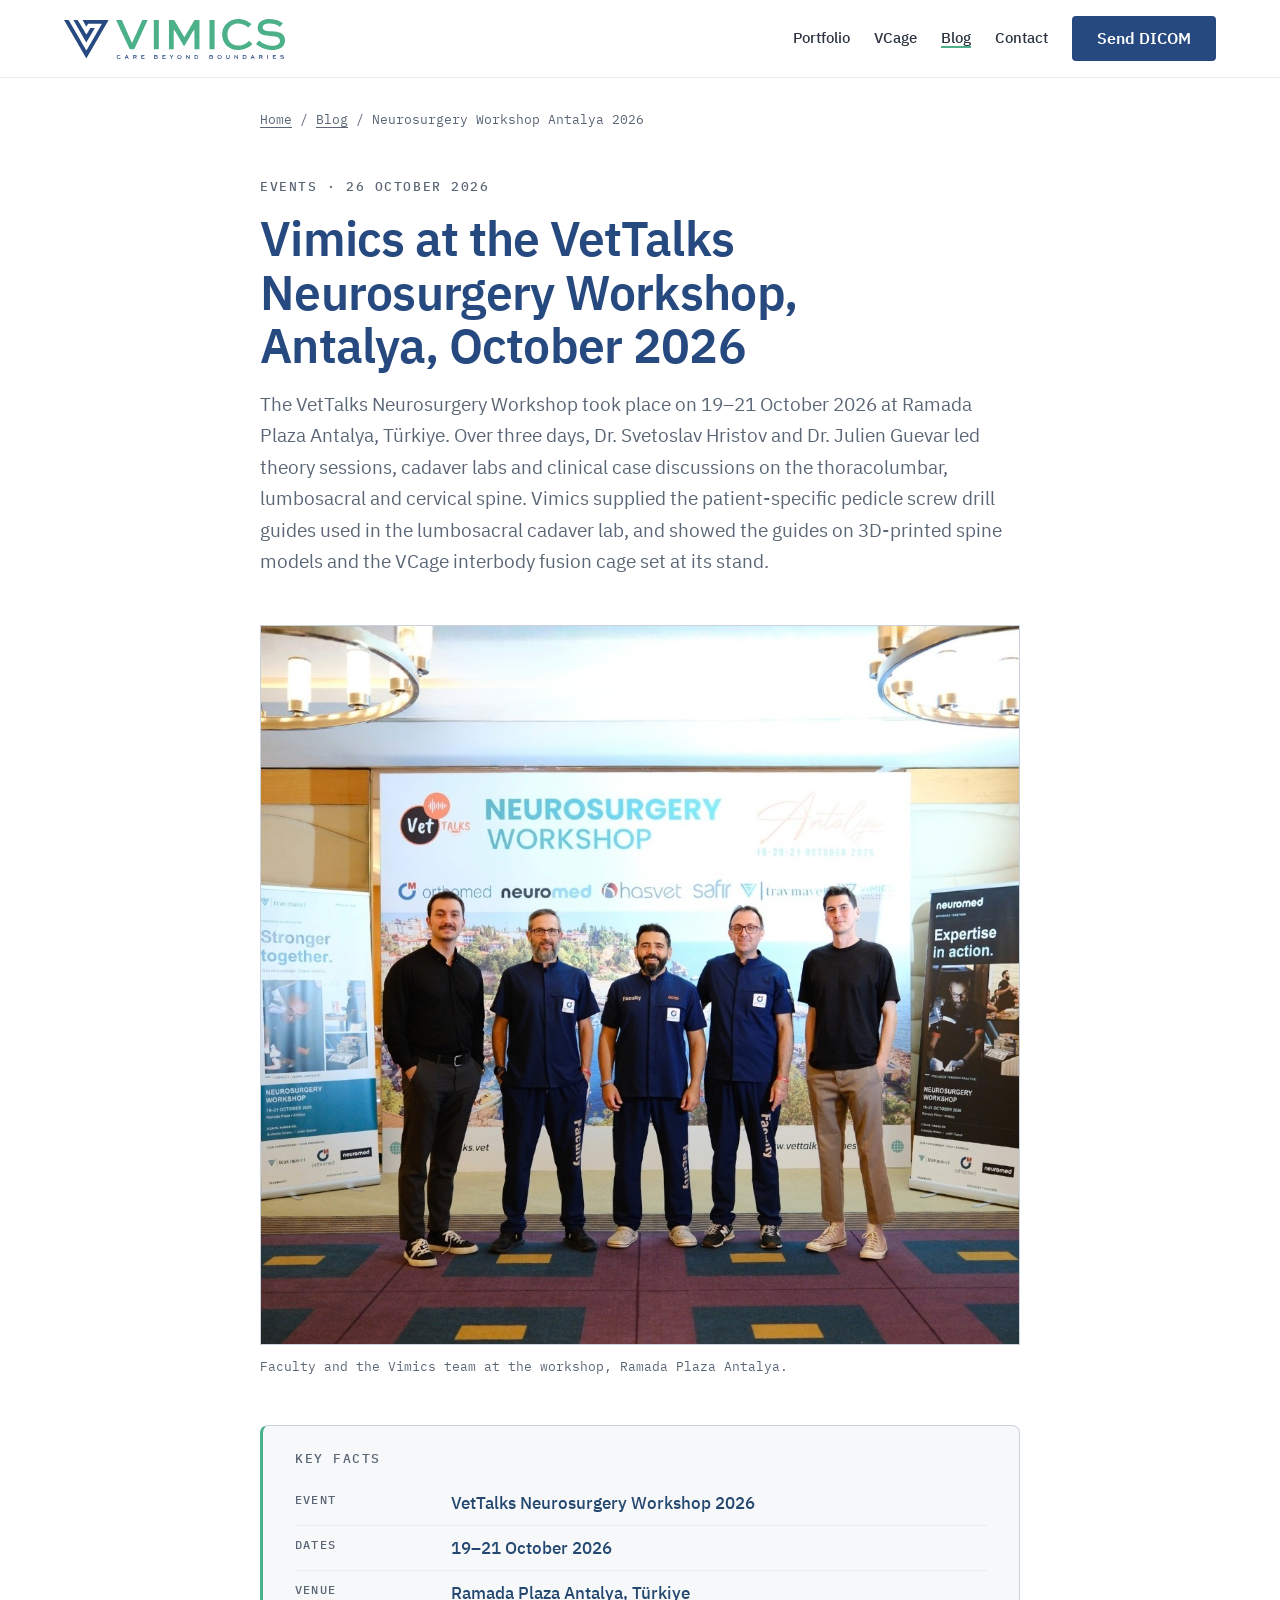
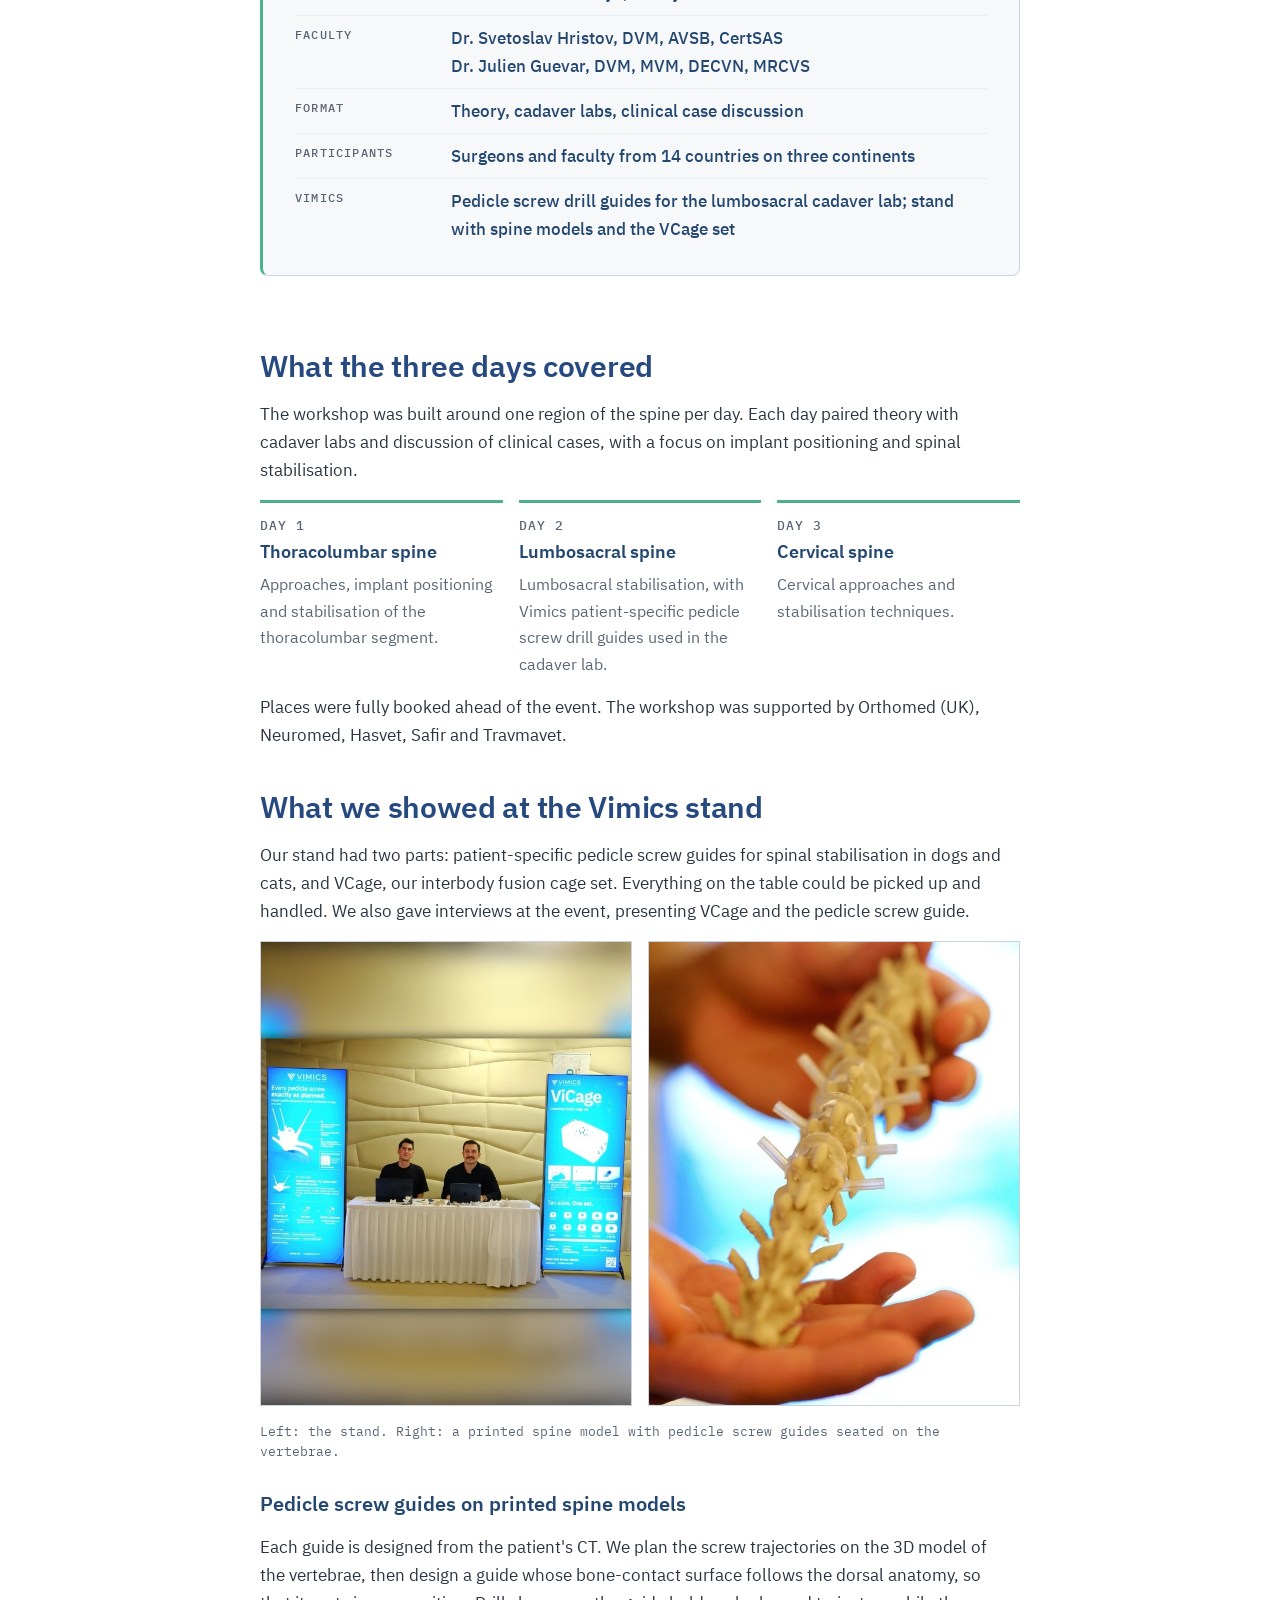
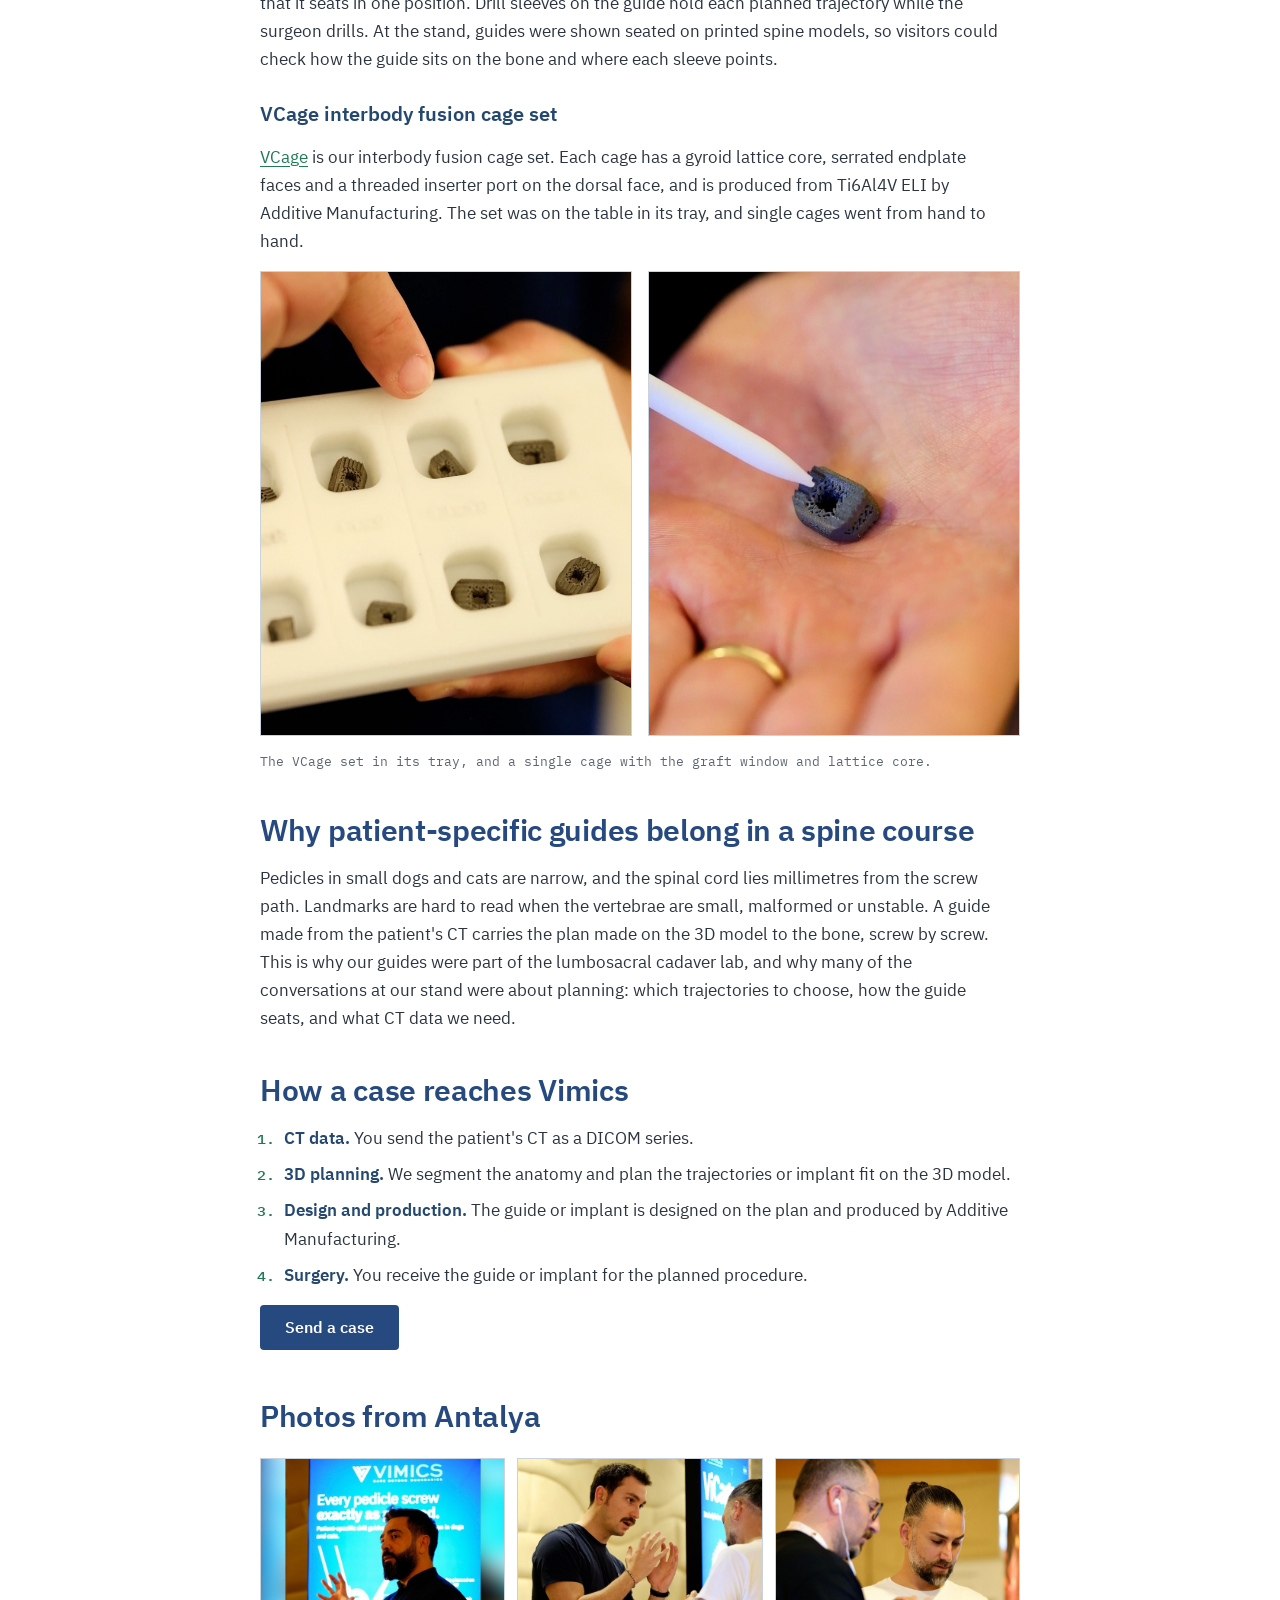
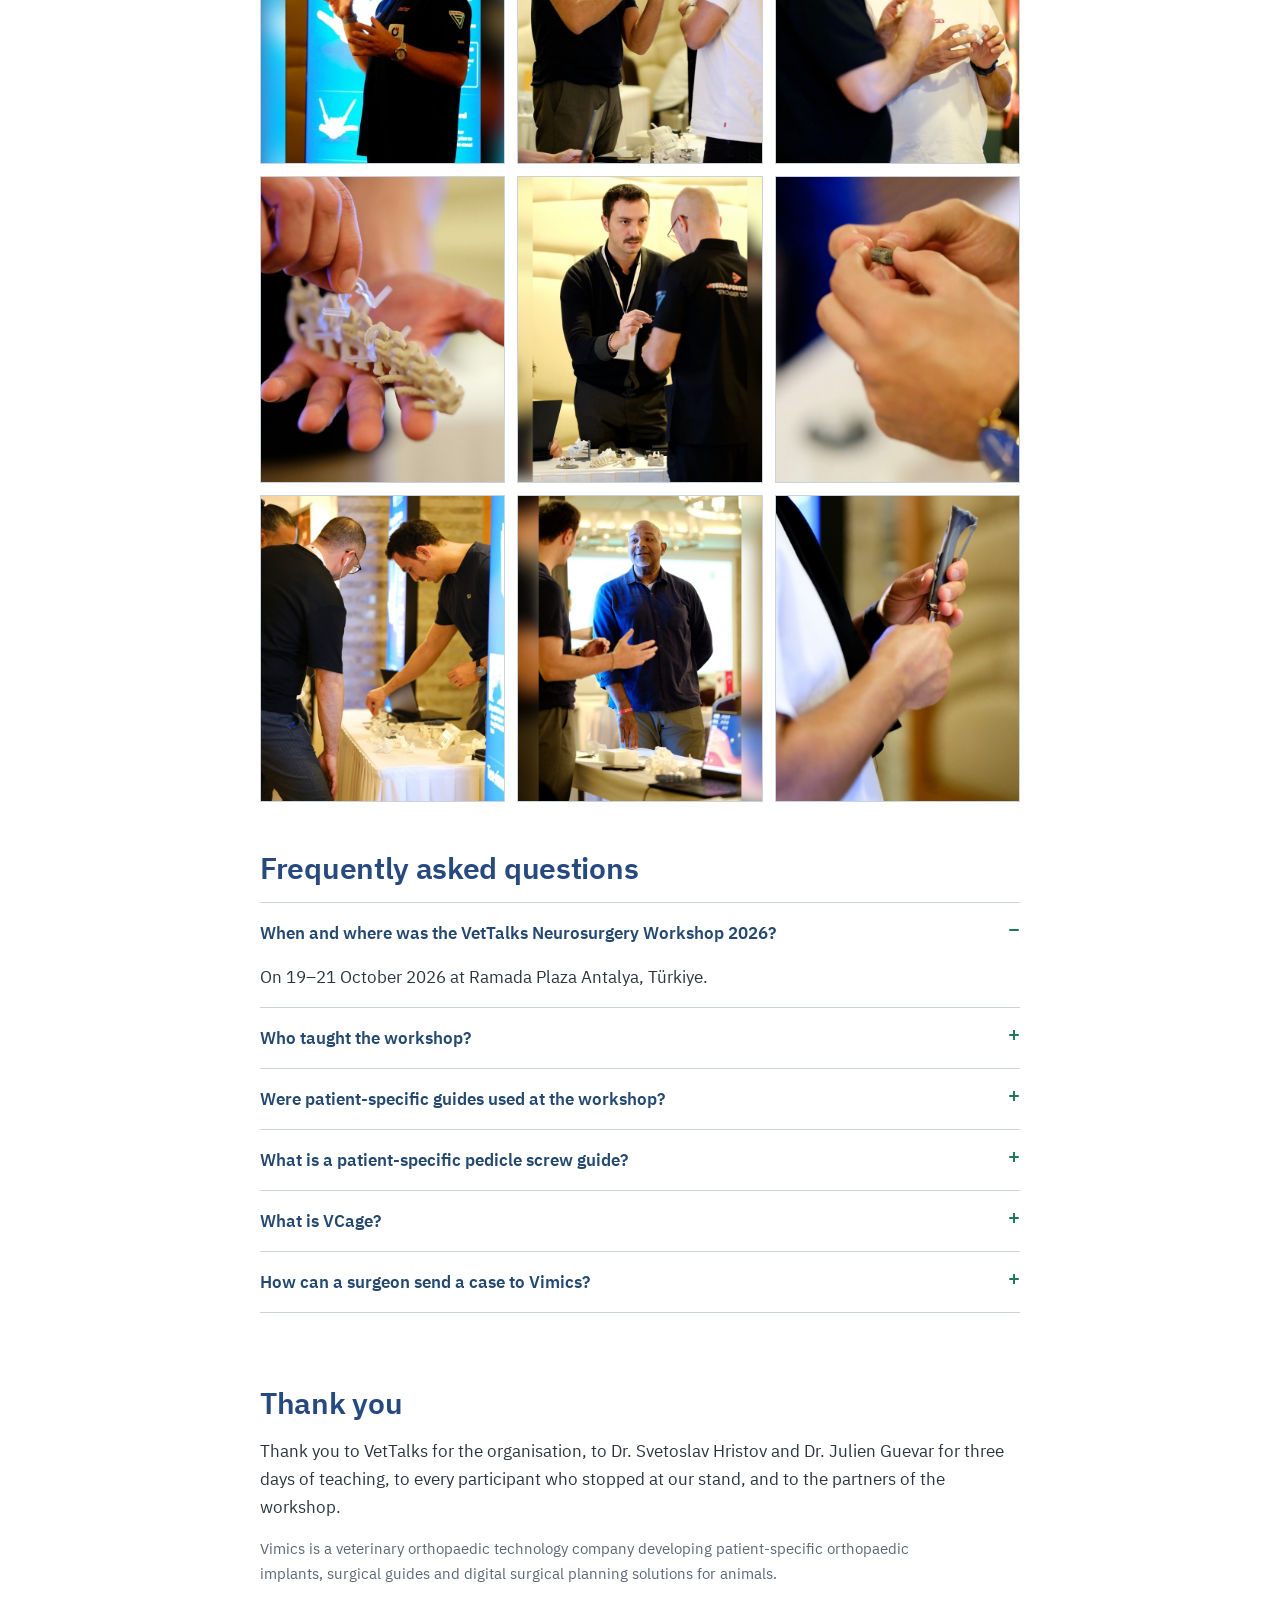
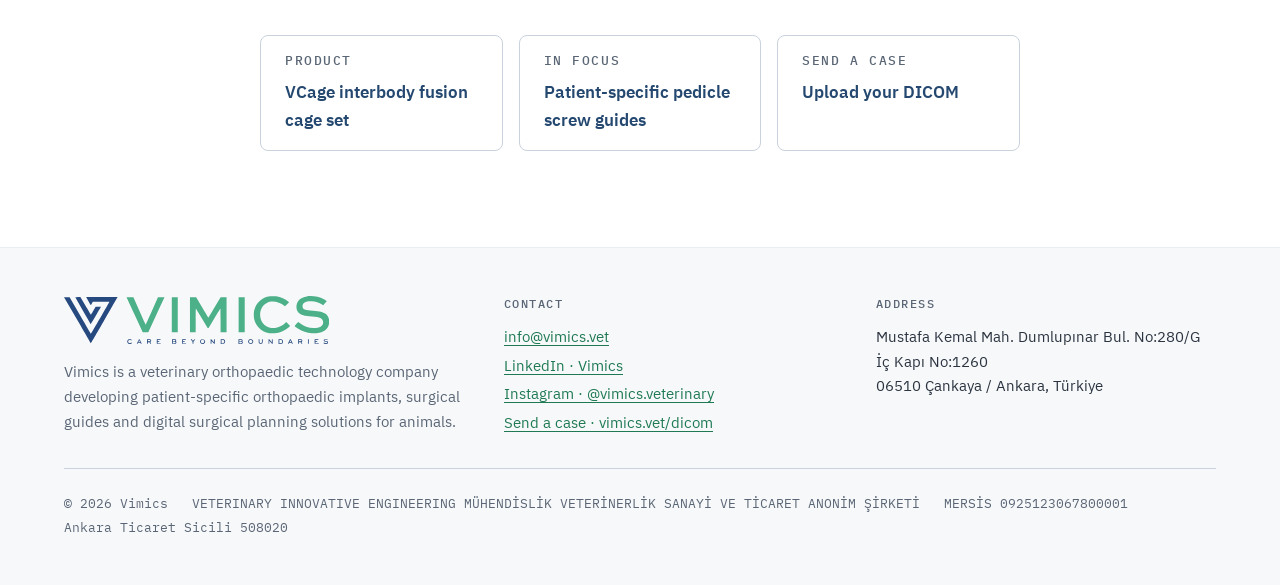
<file: blog/vettalks-neurosurgery-workshop-antalya-2026/index.html>
<!doctype html>
<html lang="en">
<head>
<meta charset="utf-8">
<meta name="viewport" content="width=device-width, initial-scale=1, viewport-fit=cover">
<title>VetTalks Neurosurgery Workshop Antalya 2026: recap · Vimics</title>
<meta name="description" content="VetTalks Neurosurgery Workshop, 19–21 October 2026, Antalya: three days of spinal surgery, with Vimics pedicle screw guides in the cadaver lab and VCage.">
<link rel="canonical" href="https://vimics.vet/blog/vettalks-neurosurgery-workshop-antalya-2026/">
<meta name="robots" content="index, follow, max-image-preview:large">
<meta name="author" content="Vimics">
<meta property="og:type" content="article">
<meta property="og:site_name" content="Vimics">
<meta property="og:locale" content="en_GB">
<meta property="og:url" content="https://vimics.vet/blog/vettalks-neurosurgery-workshop-antalya-2026/">
<meta property="og:title" content="VetTalks Neurosurgery Workshop Antalya 2026: what we saw and showed">
<meta property="og:description" content="Three days of spinal surgery training in Antalya, and the Vimics stand with pedicle screw guides and the VCage cage set.">
<meta property="og:image" content="https://vimics.vet/assets/img/blog/vettalks-antalya-2026/og.jpg">
<meta property="og:image:width" content="1200">
<meta property="og:image:height" content="630">
<meta property="og:image:alt" content="The Vimics stand at the VetTalks Neurosurgery Workshop in Antalya, with the pedicle screw guide and VCage banners">
<meta property="article:published_time" content="2026-10-26">
<meta property="article:section" content="Events">
<meta name="twitter:card" content="summary_large_image">
<meta name="theme-color" content="#26497F">
<link rel="icon" href="../../favicon.ico" sizes="48x48">
<link rel="icon" href="../../assets/img/favicon.svg" type="image/svg+xml">
<link rel="icon" href="../../assets/img/favicon-192.png" type="image/png" sizes="192x192">
<link rel="apple-touch-icon" href="../../assets/img/apple-touch-icon.png">
<link rel="preload" href="../../assets/fonts/IBMPlexSans-SemiBold.woff2" as="font" type="font/woff2" crossorigin>
<link rel="stylesheet" href="../../assets/site.css">
<script type="application/ld+json">
{
  "@context": "https://schema.org",
  "@graph": [
    {
      "@type": "BlogPosting",
      "@id": "https://vimics.vet/blog/vettalks-neurosurgery-workshop-antalya-2026/#article",
      "mainEntityOfPage": "https://vimics.vet/blog/vettalks-neurosurgery-workshop-antalya-2026/",
      "headline": "Vimics at the VetTalks Neurosurgery Workshop, Antalya, October 2026",
      "description": "VetTalks Neurosurgery Workshop, 19–21 October 2026, Antalya: three days of spinal surgery, with Vimics pedicle screw guides in the cadaver lab and VCage.",
      "inLanguage": "en",
      "datePublished": "2026-10-26",
      "dateModified": "2026-10-26",
      "articleSection": "Events",
      "keywords": ["veterinary neurosurgery workshop", "VetTalks", "Antalya", "spinal surgery", "cadaver lab", "pedicle screw guide", "patient-specific drill guide", "interbody fusion cage", "VCage", "veterinary orthopaedics"],
      "image": [
        "https://vimics.vet/assets/img/blog/vettalks-antalya-2026/og.jpg",
        "https://vimics.vet/assets/img/blog/vettalks-antalya-2026/vimics-stand.jpg",
        "https://vimics.vet/assets/img/blog/vettalks-antalya-2026/spine-model-drill-guide.jpg",
        "https://vimics.vet/assets/img/blog/vettalks-antalya-2026/vcage-set-tray.jpg"
      ],
      "author": { "@id": "https://vimics.vet/#organization" },
      "publisher": { "@id": "https://vimics.vet/#organization" },
      "about": { "@id": "https://vimics.vet/blog/vettalks-neurosurgery-workshop-antalya-2026/#event" },
      "mentions": [
        { "@type": "Product", "name": "VCage interbody fusion cage set", "url": "https://vimics.vet/vcage/", "brand": { "@id": "https://vimics.vet/#organization" } },
        { "@type": "Product", "name": "Patient-specific pedicle screw guide", "url": "https://vimics.vet/#spinal", "brand": { "@id": "https://vimics.vet/#organization" } }
      ]
    },
    {
      "@type": "EducationEvent",
      "@id": "https://vimics.vet/blog/vettalks-neurosurgery-workshop-antalya-2026/#event",
      "name": "VetTalks Neurosurgery Workshop Antalya 2026",
      "description": "Three-day hands-on veterinary spinal surgery workshop: thoracolumbar, lumbosacral and cervical spine, with theory sessions, cadaver labs and clinical case discussion.",
      "startDate": "2026-10-19",
      "endDate": "2026-10-21",
      "eventStatus": "https://schema.org/EventScheduled",
      "eventAttendanceMode": "https://schema.org/OfflineEventAttendanceMode",
      "location": {
        "@type": "Place",
        "name": "Ramada Plaza Antalya",
        "address": { "@type": "PostalAddress", "addressLocality": "Antalya", "addressCountry": "TR" }
      },
      "organizer": { "@type": "Organization", "name": "VetTalks", "url": "https://www.vettalksbusiness.com/" },
      "performer": [
        { "@type": "Person", "name": "Svetoslav Hristov", "honorificPrefix": "Dr." },
        { "@type": "Person", "name": "Julien Guevar", "honorificPrefix": "Dr." }
      ],
      "image": "https://vimics.vet/assets/img/blog/vettalks-antalya-2026/faculty-and-vimics-team.jpg"
    },
    {
      "@type": "Organization",
      "@id": "https://vimics.vet/#organization",
      "name": "Vimics",
      "legalName": "VETERINARY INNOVATIVE ENGINEERING MÜHENDİSLİK VETERİNERLİK SANAYİ VE TİCARET ANONİM ŞİRKETİ",
      "url": "https://vimics.vet/",
      "logo": "https://vimics.vet/assets/img/email/vimics-logo.png",
      "email": "info@vimics.vet",
      "description": "Vimics is a veterinary orthopaedic technology company developing patient-specific orthopaedic implants, surgical guides and digital surgical planning solutions for animals.",
      "sameAs": ["https://www.linkedin.com/company/vimics", "https://www.instagram.com/vimics.veterinary/"]
    },
    {
      "@type": "BreadcrumbList",
      "itemListElement": [
        { "@type": "ListItem", "position": 1, "name": "Home", "item": "https://vimics.vet/" },
        { "@type": "ListItem", "position": 2, "name": "Blog", "item": "https://vimics.vet/blog/" },
        { "@type": "ListItem", "position": 3, "name": "VetTalks Neurosurgery Workshop Antalya 2026" }
      ]
    },
    {
      "@type": "FAQPage",
      "mainEntity": [
        { "@type": "Question", "name": "When and where was the VetTalks Neurosurgery Workshop 2026?",
          "acceptedAnswer": { "@type": "Answer", "text": "On 19–21 October 2026 at Ramada Plaza Antalya, Türkiye." } },
        { "@type": "Question", "name": "Who taught the workshop?",
          "acceptedAnswer": { "@type": "Answer", "text": "Dr. Svetoslav Hristov (DVM, AVSB, CertSAS) and Dr. Julien Guevar (DVM, MVM, DECVN, MRCVS)." } },
        { "@type": "Question", "name": "Were patient-specific guides used at the workshop?",
          "acceptedAnswer": { "@type": "Answer", "text": "Yes. Vimics patient-specific pedicle screw drill guides were used in the cadaver lab on the lumbosacral day." } },
        { "@type": "Question", "name": "What is a patient-specific pedicle screw guide?",
          "acceptedAnswer": { "@type": "Answer", "text": "A drill guide designed from the patient's own CT. Screw trajectories are planned on the 3D model, the guide's bone-contact surface follows the dorsal vertebral anatomy so it seats in one position, and drill sleeves hold each planned trajectory during drilling." } },
        { "@type": "Question", "name": "What is VCage?",
          "acceptedAnswer": { "@type": "Answer", "text": "VCage is an interbody fusion cage set from Vimics. Each cage has a gyroid lattice core, serrated endplate faces and a threaded inserter port, and is produced from Ti6Al4V ELI by Additive Manufacturing." } },
        { "@type": "Question", "name": "How can a surgeon send a case to Vimics?",
          "acceptedAnswer": { "@type": "Answer", "text": "Export the patient's CT as DICOM, upload it at vimics.vet/dicom and e-mail the case details to info@vimics.vet." } }
      ]
    }
  ]
}
</script>
</head>
<body>

<header class="ust">
  <div class="kolon">
    <a class="logo-link" href="../../" aria-label="Vimics home"><svg viewBox="0 0 2000 362"  xmlns="http://www.w3.org/2000/svg" role="img" aria-label="Vimics, Care Beyond Boundaries"><g transform="translate(0.000000,362.000000) scale(0.100000,-0.100000)" fill="var(--logo-monogram)"><path d="M978 3530 l-128 -5 582 -1017 c321 -560 585 -1018 588 -1018 5 0 770 1305 770 1314 0 3 -91 6 -203 6 l-202 0 -175 -305 c-155 -271 -176 -304 -188 -288 -7 10 -187 312 -400 670 l-387 653 -65 -2 c-36 -1 -122 -5 -192 -8z"/><path d="M1680 3533 c0 -10 334 -592 340 -592 3 0 39 55 80 122 l75 122 623 3 c539 2 623 0 620 -12 -7 -33 -1383 -2415 -1390 -2408 -4 4 -367 626 -807 1382 l-798 1375 -211 3 -210 2 1003 -1728 c551 -951 1007 -1737 1012 -1746 7 -13 225 360 988 1686 539 936 992 1723 1008 1750 l27 48 -1180 0 c-649 0 -1180 -3 -1180 -7z"/><path d="M4884 352 c-109 -51 -144 -173 -79 -273 47 -73 172 -98 261 -52 59 31 68 46 44 68 -18 16 -20 16 -46 -4 -109 -86 -253 -5 -224 126 19 85 115 119 205 73 36 -18 40 -19 57 -4 54 49 -133 105 -218 66z"/><path d="M10388 356 c-86 -32 -128 -88 -128 -171 0 -189 259 -253 361 -89 86 140 -74 319 -233 260z m132 -62 c84 -50 77 -188 -12 -225 -100 -41 -199 31 -185 135 12 87 119 136 197 90z"/><path d="M14020 359 c-188 -56 -168 -326 27 -355 157 -23 273 129 203 266 -36 71 -146 114 -230 89z m151 -88 c107 -107 -23 -268 -159 -197 -81 42 -83 170 -3 219 14 9 48 17 75 17 43 0 53 -4 87 -39z"/><path d="M19667 356 c-51 -19 -65 -33 -73 -71 -14 -75 16 -100 137 -116 105 -14 119 -21 119 -60 0 -64 -131 -75 -211 -18 l-31 22 -20 -21 -21 -20 39 -25 c75 -49 183 -59 252 -23 56 29 70 115 26 159 -24 25 -38 28 -149 43 -63 8 -85 20 -85 43 0 46 101 62 169 26 33 -16 34 -16 54 4 l21 20 -47 21 c-62 28 -132 34 -180 16z"/><path d="M5626 308 c-13 -29 -49 -107 -80 -172 -31 -65 -56 -121 -56 -122 0 -2 14 -4 30 -4 27 0 33 6 50 45 l19 45 85 0 85 0 20 -45 c17 -39 24 -45 50 -45 17 0 31 3 30 8 0 4 -35 81 -78 172 -70 149 -80 165 -104 168 -25 3 -30 -2 -51 -50z m78 -84 c34 -74 34 -74 -29 -74 -30 0 -55 4 -55 9 0 12 49 121 54 121 3 0 16 -25 30 -56z"/><path d="M6260 186 l0 -176 30 0 30 0 0 65 0 65 63 0 63 0 35 -62 c30 -55 38 -63 67 -66 40 -4 40 -2 -3 68 -19 32 -35 60 -35 63 0 3 16 21 35 40 37 37 44 67 23 111 -22 50 -53 60 -185 64 l-123 4 0 -176z m244 98 c21 -20 20 -43 -1 -66 -13 -15 -31 -18 -100 -18 l-83 0 0 50 0 50 84 0 c64 0 88 -4 100 -16z"/><path d="M7000 185 l0 -175 145 0 145 0 0 25 0 25 -115 0 -115 0 0 55 0 55 65 0 c63 0 65 1 65 25 0 24 -2 25 -65 25 l-65 0 0 40 0 40 110 0 110 0 0 30 0 30 -140 0 -140 0 0 -175z"/><path d="M8150 186 l0 -176 119 0 c66 0 131 4 144 9 69 26 90 110 42 161 -23 24 -24 28 -10 40 25 21 19 83 -11 111 -24 22 -34 24 -155 28 l-129 3 0 -176z m248 76 c4 -41 -21 -52 -119 -52 l-69 0 0 45 0 46 93 -3 92 -3 3 -33z m0 -108 c31 -21 26 -64 -8 -81 -14 -7 -60 -13 -102 -13 l-78 0 0 55 0 55 83 0 c59 0 89 -4 105 -16z"/><path d="M8910 185 l0 -175 145 0 145 0 0 25 0 25 -115 0 -115 0 0 55 0 55 65 0 c63 0 65 1 65 25 0 24 -2 25 -65 25 l-65 0 0 40 0 39 108 3 107 3 3 28 3 27 -140 0 -141 0 0 -175z"/><path d="M9567 348 c5 -7 37 -49 71 -94 l62 -81 0 -81 0 -82 30 0 30 0 0 81 0 81 63 81 c86 112 84 107 45 107 -30 0 -40 -7 -82 -65 -54 -74 -52 -74 -111 9 -37 51 -43 56 -79 56 -29 0 -36 -3 -29 -12z"/><path d="M11060 185 l0 -175 30 0 29 0 3 117 3 117 98 -117 c76 -91 103 -117 122 -117 l25 0 0 175 0 175 -30 0 -29 0 -3 -117 -3 -117 -98 117 c-76 91 -103 117 -122 117 l-25 0 0 -175z"/><path d="M11820 184 l0 -176 113 4 c130 4 162 17 197 81 55 98 9 229 -91 257 -19 6 -76 10 -126 10 l-93 0 0 -176z m241 87 c25 -25 29 -37 29 -84 0 -90 -47 -127 -162 -127 l-48 0 0 120 0 120 76 0 c70 0 78 -2 105 -29z"/><path d="M13160 185 l0 -177 136 4 136 3 29 33 c37 41 39 89 5 129 -21 25 -22 29 -9 49 22 34 13 83 -20 108 -25 18 -45 21 -153 24 l-124 4 0 -177z m238 103 c42 -42 -7 -78 -105 -78 l-73 0 0 45 0 45 83 0 c51 0 88 -5 95 -12z m10 -134 c31 -21 26 -64 -8 -81 -14 -7 -60 -13 -102 -13 l-78 0 0 55 0 55 83 0 c59 0 89 -4 105 -16z"/><path d="M14682 221 c3 -139 3 -140 33 -171 53 -55 162 -64 221 -18 43 35 54 75 54 208 l0 120 -30 0 -30 0 0 -121 c0 -134 -6 -154 -55 -175 -44 -18 -90 -8 -115 24 -17 22 -20 40 -20 148 l0 124 -31 0 -31 0 4 -139z"/><path d="M15430 185 l0 -175 25 0 25 0 0 115 c0 63 4 115 8 115 4 0 50 -52 102 -115 79 -96 100 -115 123 -115 l27 0 -2 173 -3 172 -27 3 -27 3 -3 -121 -3 -121 -100 120 c-74 91 -105 121 -122 121 l-23 0 0 -175z"/><path d="M16180 185 l0 -177 119 3 c129 4 150 12 195 73 31 41 30 159 -2 204 -39 53 -73 66 -199 70 l-113 4 0 -177z m243 89 c33 -33 43 -84 28 -135 -17 -55 -46 -71 -133 -73 l-73 -1 -3 118 -3 117 79 0 c72 0 82 -2 105 -26z"/><path d="M17046 352 c-8 -13 -156 -334 -156 -338 0 -2 13 -4 30 -4 25 0 32 6 49 45 l20 45 83 0 84 0 22 -45 c19 -39 26 -45 52 -45 16 0 30 2 30 3 0 2 -35 80 -79 173 -69 148 -82 169 -104 172 -14 2 -28 -1 -31 -6z m84 -194 c0 -5 -25 -8 -55 -8 -63 0 -64 0 -29 77 l26 58 29 -60 c15 -33 28 -63 29 -67z"/><path d="M17660 185 l0 -175 30 0 30 0 0 65 0 65 63 0 62 0 35 -65 c32 -59 38 -65 68 -65 39 0 39 -4 -3 69 -42 72 -42 65 -3 100 27 24 33 36 33 69 0 82 -57 112 -210 112 l-105 0 0 -175z m242 98 c51 -46 8 -83 -99 -83 l-83 0 0 50 0 50 82 0 c62 0 86 -4 100 -17z"/><path d="M18400 185 l0 -175 30 0 30 0 0 175 0 175 -30 0 -30 0 0 -175z"/><path d="M18904 347 c-2 -7 -3 -85 -2 -172 l3 -160 148 -3 147 -3 0 25 0 25 -117 3 -118 3 0 50 0 50 68 3 c64 3 67 4 67 27 0 24 -2 25 -70 25 l-70 0 0 40 0 40 110 0 110 0 0 30 0 30 -135 0 c-102 0 -137 -3 -141 -13z"/></g><g transform="translate(0.000000,362.000000) scale(0.100000,-0.100000)" fill="var(--logo-kelime)"><path d="M15545 3603 c-617 -78 -1073 -494 -1207 -1101 -32 -142 -32 -443 0 -589 156 -720 775 -1160 1552 -1102 383 29 741 176 1045 431 145 121 148 90 -24 262 l-149 149 -75 -67 c-201 -183 -425 -299 -677 -353 -120 -25 -365 -25 -475 1 -444 103 -724 455 -742 931 -15 413 169 758 499 934 382 204 931 112 1346 -226 l33 -27 152 153 152 152 -44 37 c-247 209 -581 355 -932 406 -97 15 -370 20 -454 9z"/><path d="M18305 3589 c-458 -81 -717 -309 -766 -675 -30 -225 26 -420 157 -549 175 -173 424 -245 1009 -290 612 -48 795 -131 835 -379 49 -306 -221 -496 -705 -496 -405 1 -769 135 -1090 403 -44 37 -83 66 -87 65 -10 -4 -268 -301 -268 -309 0 -12 183 -155 276 -216 307 -201 633 -307 1022 -332 654 -43 1137 182 1266 589 110 347 18 699 -229 875 -196 140 -418 196 -941 235 -335 25 -479 44 -572 76 -166 55 -222 123 -222 268 0 246 246 380 670 363 315 -13 594 -97 800 -242 44 -30 81 -55 84 -55 8 0 266 299 266 308 0 12 -113 87 -210 140 -363 198 -901 290 -1295 221z"/><path d="M4720 3523 c0 -5 274 -597 609 -1318 l608 -1310 210 -3 210 -2 609 1311 c335 722 611 1316 612 1321 2 4 -107 7 -244 6 l-249 -3 -456 -1030 c-251 -566 -462 -1030 -469 -1030 -7 0 -218 465 -469 1032 l-456 1032 -257 1 c-142 0 -258 -3 -258 -7z"/><path d="M8130 2210 l0 -1320 225 0 225 0 0 1320 0 1320 -225 0 -225 0 0 -1320z"/><path d="M9500 2210 l0 -1320 215 0 215 0 2 898 c2 589 6 897 13 896 5 -1 207 -334 448 -740 l438 -739 37 -3 37 -3 440 742 c242 408 445 741 450 741 7 -1 11 -310 13 -897 l2 -895 225 0 225 0 0 1320 0 1320 -224 0 -224 0 -452 -767 c-249 -423 -457 -773 -464 -780 -8 -9 -122 178 -470 768 l-459 779 -233 0 -234 0 0 -1320z"/><path d="M13170 2210 l0 -1320 230 0 230 0 0 1320 0 1320 -230 0 -230 0 0 -1320z"/></g></svg></a>
    <nav class="nav" aria-label="Main">
      <a href="../../#portfolio">Portfolio</a>
      <a href="../../vcage/">VCage</a>
      <a href="../" aria-current="page">Blog</a>
      <a href="../../#contact">Contact</a>
      <a class="btn btn-birincil" href="../../dicom/">Send DICOM</a>
    </nav>
  </div>
</header>

<main>

<article class="makale">
  <div class="kolon">
    <nav class="kirinti" aria-label="Breadcrumb">
      <ol>
        <li><a href="../../">Home</a></li>
        <li><a href="../">Blog</a></li>
        <li aria-current="page">Neurosurgery Workshop Antalya 2026</li>
      </ol>
    </nav>

    <header class="makale-bas">
      <span class="etiket">Events · <time datetime="2026-10-26">26 October 2026</time></span>
      <h1>Vimics at the VetTalks Neurosurgery Workshop, Antalya, October 2026</h1>
      <p class="lead">The VetTalks Neurosurgery Workshop took place on 19–21 October 2026 at Ramada Plaza Antalya, Türkiye. Over three days, Dr. Svetoslav Hristov and Dr. Julien Guevar led theory sessions, cadaver labs and clinical case discussions on the thoracolumbar, lumbosacral and cervical spine. Vimics supplied the patient-specific pedicle screw drill guides used in the lumbosacral cadaver lab, and showed the guides on 3D-printed spine models and the VCage interbody fusion cage set at its stand.</p>
    </header>

    <figure class="makale-kapak">
      <img src="../../assets/img/blog/vettalks-antalya-2026/faculty-and-vimics-team.jpg" srcset="../../assets/img/blog/vettalks-antalya-2026/faculty-and-vimics-team-640.jpg 640w, ../../assets/img/blog/vettalks-antalya-2026/faculty-and-vimics-team.jpg 1080w" sizes="(max-width: 860px) 100vw, 760px" width="1080" height="1350" fetchpriority="high" alt="Workshop faculty and the Vimics team in front of the VetTalks Neurosurgery Workshop banner, Antalya, 19–21 October 2026">
      <figcaption>Faculty and the Vimics team at the workshop, Ramada Plaza Antalya.</figcaption>
    </figure>

    <aside class="ozet-kutu" aria-labelledby="ozet-baslik">
      <h2 id="ozet-baslik" class="etiket">Key facts</h2>
      <dl>
        <div><dt>Event</dt><dd>VetTalks Neurosurgery Workshop 2026</dd></div>
        <div><dt>Dates</dt><dd><time datetime="2026-10-19">19</time>–<time datetime="2026-10-21">21 October 2026</time></dd></div>
        <div><dt>Venue</dt><dd>Ramada Plaza Antalya, Türkiye</dd></div>
        <div><dt>Faculty</dt><dd>Dr. Svetoslav Hristov, DVM, AVSB, CertSAS<br>Dr. Julien Guevar, DVM, MVM, DECVN, MRCVS</dd></div>
        <div><dt>Format</dt><dd>Theory, cadaver labs, clinical case discussion</dd></div>
        <div><dt>Participants</dt><dd>Surgeons and faculty from 14 countries on three continents</dd></div>
        <div><dt>Vimics</dt><dd>Pedicle screw drill guides for the lumbosacral cadaver lab; stand with spine models and the VCage set</dd></div>
      </dl>
    </aside>

    <div class="metin">
      <h2 id="program">What the three days covered</h2>
      <p>The workshop was built around one region of the spine per day. Each day paired theory with cadaver labs and discussion of clinical cases, with a focus on implant positioning and spinal stabilisation.</p>
      <ol class="gunler">
        <li><span class="no">Day 1</span><h3>Thoracolumbar spine</h3><p>Approaches, implant positioning and stabilisation of the thoracolumbar segment.</p></li>
        <li><span class="no">Day 2</span><h3>Lumbosacral spine</h3><p>Lumbosacral stabilisation, with Vimics patient-specific pedicle screw drill guides used in the cadaver lab.</p></li>
        <li><span class="no">Day 3</span><h3>Cervical spine</h3><p>Cervical approaches and stabilisation techniques.</p></li>
      </ol>
      <p>Places were fully booked ahead of the event. The workshop was supported by Orthomed (UK), Neuromed, Hasvet, Safir and Travmavet.</p>

      <h2 id="stand">What we showed at the Vimics stand</h2>
      <p>Our stand had two parts: patient-specific pedicle screw guides for spinal stabilisation in dogs and cats, and VCage, our interbody fusion cage set. Everything on the table could be picked up and handled. We also gave interviews at the event, presenting VCage and the pedicle screw guide.</p>

      <figure class="ikili">
        <div>
          <img src="../../assets/img/blog/vettalks-antalya-2026/vimics-stand-640.jpg" srcset="../../assets/img/blog/vettalks-antalya-2026/vimics-stand-640.jpg 640w, ../../assets/img/blog/vettalks-antalya-2026/vimics-stand.jpg 1080w" sizes="(max-width: 600px) 100vw, 380px" width="1080" height="1350" loading="lazy" alt="The Vimics stand: a table with printed spine models between a pedicle screw guide banner and a VCage banner">
        </div>
        <div>
          <img src="../../assets/img/blog/vettalks-antalya-2026/spine-model-drill-guide-640.jpg" srcset="../../assets/img/blog/vettalks-antalya-2026/spine-model-drill-guide-640.jpg 640w, ../../assets/img/blog/vettalks-antalya-2026/spine-model-drill-guide.jpg 1080w" sizes="(max-width: 600px) 100vw, 380px" width="1080" height="1350" loading="lazy" alt="A 3D-printed thoracolumbar spine model with pedicle screw drill guides and their drill sleeves seated on the vertebrae">
        </div>
        <figcaption>Left: the stand. Right: a printed spine model with pedicle screw guides seated on the vertebrae.</figcaption>
      </figure>

      <h3>Pedicle screw guides on printed spine models</h3>
      <p>Each guide is designed from the patient's CT. We plan the screw trajectories on the 3D model of the vertebrae, then design a guide whose bone-contact surface follows the dorsal anatomy, so that it seats in one position. Drill sleeves on the guide hold each planned trajectory while the surgeon drills. At the stand, guides were shown seated on printed spine models, so visitors could check how the guide sits on the bone and where each sleeve points.</p>

      <h3>VCage interbody fusion cage set</h3>
      <p><a href="../../vcage/">VCage</a> is our interbody fusion cage set. Each cage has a gyroid lattice core, serrated endplate faces and a threaded inserter port on the dorsal face, and is produced from Ti6Al4V ELI by Additive Manufacturing. The set was on the table in its tray, and single cages went from hand to hand.</p>

      <figure class="ikili">
        <div>
          <img src="../../assets/img/blog/vettalks-antalya-2026/vcage-set-tray-640.jpg" srcset="../../assets/img/blog/vettalks-antalya-2026/vcage-set-tray-640.jpg 640w, ../../assets/img/blog/vettalks-antalya-2026/vcage-set-tray.jpg 1080w" sizes="(max-width: 600px) 100vw, 380px" width="1080" height="1350" loading="lazy" alt="The VCage set tray with titanium interbody cages of different sizes in labelled slots">
        </div>
        <div>
          <img src="../../assets/img/blog/vettalks-antalya-2026/vcage-cage-in-hand-640.jpg" srcset="../../assets/img/blog/vettalks-antalya-2026/vcage-cage-in-hand-640.jpg 640w, ../../assets/img/blog/vettalks-antalya-2026/vcage-cage-in-hand.jpg 1080w" sizes="(max-width: 600px) 100vw, 380px" width="1080" height="1350" loading="lazy" alt="A single VCage cage in the palm of a hand, with the graft window and lattice core visible">
        </div>
        <figcaption>The VCage set in its tray, and a single cage with the graft window and lattice core.</figcaption>
      </figure>

      <h2 id="why">Why patient-specific guides belong in a spine course</h2>
      <p>Pedicles in small dogs and cats are narrow, and the spinal cord lies millimetres from the screw path. Landmarks are hard to read when the vertebrae are small, malformed or unstable. A guide made from the patient's CT carries the plan made on the 3D model to the bone, screw by screw. This is why our guides were part of the lumbosacral cadaver lab, and why many of the conversations at our stand were about planning: which trajectories to choose, how the guide seats, and what CT data we need.</p>

      <h2 id="case">How a case reaches Vimics</h2>
      <ol class="akis-liste">
        <li><b>CT data.</b> You send the patient's CT as a DICOM series.</li>
        <li><b>3D planning.</b> We segment the anatomy and plan the trajectories or implant fit on the 3D model.</li>
        <li><b>Design and production.</b> The guide or implant is designed on the plan and produced by Additive Manufacturing.</li>
        <li><b>Surgery.</b> You receive the guide or implant for the planned procedure.</li>
      </ol>
      <p><a class="btn btn-birincil" href="../../dicom/">Send a case</a></p>
    </div>

    <section class="galeri" aria-labelledby="galeri-baslik">
      <h2 id="galeri-baslik">Photos from Antalya</h2>
      <ul>
        <li><img src="../../assets/img/blog/vettalks-antalya-2026/talk-pedicle-screw-guides-640.jpg" width="640" height="800" loading="lazy" alt="Explaining pedicle screw guide planning in front of the Vimics banner"></li>
        <li><img src="../../assets/img/blog/vettalks-antalya-2026/stand-discussion-vcage-640.jpg" width="640" height="800" loading="lazy" alt="A Vimics engineer discussing the VCage set with a surgeon at the stand"></li>
        <li><img src="../../assets/img/blog/vettalks-antalya-2026/stand-models-hands-on-640.jpg" width="640" height="800" loading="lazy" alt="Two surgeons examining printed vertebral models at the stand"></li>
        <li><img src="../../assets/img/blog/vettalks-antalya-2026/spine-model-drill-guide-detail-640.jpg" width="640" height="800" loading="lazy" alt="Close-up of a drill guide being fitted onto a printed spine model"></li>
        <li><img src="../../assets/img/blog/vettalks-antalya-2026/stand-discussion-models-640.jpg" width="640" height="800" loading="lazy" alt="Discussing a printed model at the Vimics stand"></li>
        <li><img src="../../assets/img/blog/vettalks-antalya-2026/vcage-cage-detail-640.jpg" width="640" height="800" loading="lazy" alt="Close-up of a VCage cage held between the fingers"></li>
        <li><img src="../../assets/img/blog/vettalks-antalya-2026/stand-table-models-640.jpg" width="640" height="800" loading="lazy" alt="Visitors looking at the printed models on the stand table"></li>
        <li><img src="../../assets/img/blog/vettalks-antalya-2026/stand-discussion-visitor-640.jpg" width="640" height="800" loading="lazy" alt="Conversation with a visitor at the Vimics stand"></li>
        <li><img src="../../assets/img/blog/vettalks-antalya-2026/printed-instrument-640.jpg" width="640" height="800" loading="lazy" alt="A printed instrument handled at the stand"></li>
      </ul>
    </section>

    <section class="sss" aria-labelledby="sss-baslik">
      <h2 id="sss-baslik">Frequently asked questions</h2>
      <details open>
        <summary>When and where was the VetTalks Neurosurgery Workshop 2026?</summary>
        <p>On 19–21 October 2026 at Ramada Plaza Antalya, Türkiye.</p>
      </details>
      <details>
        <summary>Who taught the workshop?</summary>
        <p>Dr. Svetoslav Hristov (DVM, AVSB, CertSAS) and Dr. Julien Guevar (DVM, MVM, DECVN, MRCVS).</p>
      </details>
      <details>
        <summary>Were patient-specific guides used at the workshop?</summary>
        <p>Yes. Vimics patient-specific pedicle screw drill guides were used in the cadaver lab on the lumbosacral day.</p>
      </details>
      <details>
        <summary>What is a patient-specific pedicle screw guide?</summary>
        <p>A drill guide designed from the patient's own CT. Screw trajectories are planned on the 3D model, the guide's bone-contact surface follows the dorsal vertebral anatomy so it seats in one position, and drill sleeves hold each planned trajectory during drilling.</p>
      </details>
      <details>
        <summary>What is VCage?</summary>
        <p>An interbody fusion cage set from Vimics. Each cage has a gyroid lattice core, serrated endplate faces and a threaded inserter port, and is produced from Ti6Al4V ELI by Additive Manufacturing. <a href="../../vcage/">See VCage</a>.</p>
      </details>
      <details>
        <summary>How can a surgeon send a case to Vimics?</summary>
        <p>Export the patient's CT as DICOM, upload it at <a href="../../dicom/">vimics.vet/dicom</a> and e-mail the case details to <a href="mailto:info@vimics.vet">info@vimics.vet</a>.</p>
      </details>
    </section>

    <div class="metin tesekkur">
      <h2>Thank you</h2>
      <p>Thank you to VetTalks for the organisation, to Dr. Svetoslav Hristov and Dr. Julien Guevar for three days of teaching, to every participant who stopped at our stand, and to the partners of the workshop.</p>
      <p class="ikincil kucuk">Vimics is a veterinary orthopaedic technology company developing patient-specific orthopaedic implants, surgical guides and digital surgical planning solutions for animals.</p>
    </div>

    <nav class="ilgili" aria-label="Related">
      <a href="../../vcage/"><span class="etiket">Product</span><b>VCage interbody fusion cage set</b></a>
      <a href="../../#spinal"><span class="etiket">In focus</span><b>Patient-specific pedicle screw guides</b></a>
      <a href="../../dicom/"><span class="etiket">Send a case</span><b>Upload your DICOM</b></a>
    </nav>
  </div>
</article>

</main>

<footer class="alt" id="contact">
  <div class="kolon">
    <div style="display: grid; gap: var(--b4); align-content: start;">
      <a class="logo-link" href="../../" aria-label="Vimics home"><svg viewBox="0 0 2000 362"  xmlns="http://www.w3.org/2000/svg" role="img" aria-label="Vimics, Care Beyond Boundaries"><g transform="translate(0.000000,362.000000) scale(0.100000,-0.100000)" fill="var(--logo-monogram)"><path d="M978 3530 l-128 -5 582 -1017 c321 -560 585 -1018 588 -1018 5 0 770 1305 770 1314 0 3 -91 6 -203 6 l-202 0 -175 -305 c-155 -271 -176 -304 -188 -288 -7 10 -187 312 -400 670 l-387 653 -65 -2 c-36 -1 -122 -5 -192 -8z"/><path d="M1680 3533 c0 -10 334 -592 340 -592 3 0 39 55 80 122 l75 122 623 3 c539 2 623 0 620 -12 -7 -33 -1383 -2415 -1390 -2408 -4 4 -367 626 -807 1382 l-798 1375 -211 3 -210 2 1003 -1728 c551 -951 1007 -1737 1012 -1746 7 -13 225 360 988 1686 539 936 992 1723 1008 1750 l27 48 -1180 0 c-649 0 -1180 -3 -1180 -7z"/><path d="M4884 352 c-109 -51 -144 -173 -79 -273 47 -73 172 -98 261 -52 59 31 68 46 44 68 -18 16 -20 16 -46 -4 -109 -86 -253 -5 -224 126 19 85 115 119 205 73 36 -18 40 -19 57 -4 54 49 -133 105 -218 66z"/><path d="M10388 356 c-86 -32 -128 -88 -128 -171 0 -189 259 -253 361 -89 86 140 -74 319 -233 260z m132 -62 c84 -50 77 -188 -12 -225 -100 -41 -199 31 -185 135 12 87 119 136 197 90z"/><path d="M14020 359 c-188 -56 -168 -326 27 -355 157 -23 273 129 203 266 -36 71 -146 114 -230 89z m151 -88 c107 -107 -23 -268 -159 -197 -81 42 -83 170 -3 219 14 9 48 17 75 17 43 0 53 -4 87 -39z"/><path d="M19667 356 c-51 -19 -65 -33 -73 -71 -14 -75 16 -100 137 -116 105 -14 119 -21 119 -60 0 -64 -131 -75 -211 -18 l-31 22 -20 -21 -21 -20 39 -25 c75 -49 183 -59 252 -23 56 29 70 115 26 159 -24 25 -38 28 -149 43 -63 8 -85 20 -85 43 0 46 101 62 169 26 33 -16 34 -16 54 4 l21 20 -47 21 c-62 28 -132 34 -180 16z"/><path d="M5626 308 c-13 -29 -49 -107 -80 -172 -31 -65 -56 -121 -56 -122 0 -2 14 -4 30 -4 27 0 33 6 50 45 l19 45 85 0 85 0 20 -45 c17 -39 24 -45 50 -45 17 0 31 3 30 8 0 4 -35 81 -78 172 -70 149 -80 165 -104 168 -25 3 -30 -2 -51 -50z m78 -84 c34 -74 34 -74 -29 -74 -30 0 -55 4 -55 9 0 12 49 121 54 121 3 0 16 -25 30 -56z"/><path d="M6260 186 l0 -176 30 0 30 0 0 65 0 65 63 0 63 0 35 -62 c30 -55 38 -63 67 -66 40 -4 40 -2 -3 68 -19 32 -35 60 -35 63 0 3 16 21 35 40 37 37 44 67 23 111 -22 50 -53 60 -185 64 l-123 4 0 -176z m244 98 c21 -20 20 -43 -1 -66 -13 -15 -31 -18 -100 -18 l-83 0 0 50 0 50 84 0 c64 0 88 -4 100 -16z"/><path d="M7000 185 l0 -175 145 0 145 0 0 25 0 25 -115 0 -115 0 0 55 0 55 65 0 c63 0 65 1 65 25 0 24 -2 25 -65 25 l-65 0 0 40 0 40 110 0 110 0 0 30 0 30 -140 0 -140 0 0 -175z"/><path d="M8150 186 l0 -176 119 0 c66 0 131 4 144 9 69 26 90 110 42 161 -23 24 -24 28 -10 40 25 21 19 83 -11 111 -24 22 -34 24 -155 28 l-129 3 0 -176z m248 76 c4 -41 -21 -52 -119 -52 l-69 0 0 45 0 46 93 -3 92 -3 3 -33z m0 -108 c31 -21 26 -64 -8 -81 -14 -7 -60 -13 -102 -13 l-78 0 0 55 0 55 83 0 c59 0 89 -4 105 -16z"/><path d="M8910 185 l0 -175 145 0 145 0 0 25 0 25 -115 0 -115 0 0 55 0 55 65 0 c63 0 65 1 65 25 0 24 -2 25 -65 25 l-65 0 0 40 0 39 108 3 107 3 3 28 3 27 -140 0 -141 0 0 -175z"/><path d="M9567 348 c5 -7 37 -49 71 -94 l62 -81 0 -81 0 -82 30 0 30 0 0 81 0 81 63 81 c86 112 84 107 45 107 -30 0 -40 -7 -82 -65 -54 -74 -52 -74 -111 9 -37 51 -43 56 -79 56 -29 0 -36 -3 -29 -12z"/><path d="M11060 185 l0 -175 30 0 29 0 3 117 3 117 98 -117 c76 -91 103 -117 122 -117 l25 0 0 175 0 175 -30 0 -29 0 -3 -117 -3 -117 -98 117 c-76 91 -103 117 -122 117 l-25 0 0 -175z"/><path d="M11820 184 l0 -176 113 4 c130 4 162 17 197 81 55 98 9 229 -91 257 -19 6 -76 10 -126 10 l-93 0 0 -176z m241 87 c25 -25 29 -37 29 -84 0 -90 -47 -127 -162 -127 l-48 0 0 120 0 120 76 0 c70 0 78 -2 105 -29z"/><path d="M13160 185 l0 -177 136 4 136 3 29 33 c37 41 39 89 5 129 -21 25 -22 29 -9 49 22 34 13 83 -20 108 -25 18 -45 21 -153 24 l-124 4 0 -177z m238 103 c42 -42 -7 -78 -105 -78 l-73 0 0 45 0 45 83 0 c51 0 88 -5 95 -12z m10 -134 c31 -21 26 -64 -8 -81 -14 -7 -60 -13 -102 -13 l-78 0 0 55 0 55 83 0 c59 0 89 -4 105 -16z"/><path d="M14682 221 c3 -139 3 -140 33 -171 53 -55 162 -64 221 -18 43 35 54 75 54 208 l0 120 -30 0 -30 0 0 -121 c0 -134 -6 -154 -55 -175 -44 -18 -90 -8 -115 24 -17 22 -20 40 -20 148 l0 124 -31 0 -31 0 4 -139z"/><path d="M15430 185 l0 -175 25 0 25 0 0 115 c0 63 4 115 8 115 4 0 50 -52 102 -115 79 -96 100 -115 123 -115 l27 0 -2 173 -3 172 -27 3 -27 3 -3 -121 -3 -121 -100 120 c-74 91 -105 121 -122 121 l-23 0 0 -175z"/><path d="M16180 185 l0 -177 119 3 c129 4 150 12 195 73 31 41 30 159 -2 204 -39 53 -73 66 -199 70 l-113 4 0 -177z m243 89 c33 -33 43 -84 28 -135 -17 -55 -46 -71 -133 -73 l-73 -1 -3 118 -3 117 79 0 c72 0 82 -2 105 -26z"/><path d="M17046 352 c-8 -13 -156 -334 -156 -338 0 -2 13 -4 30 -4 25 0 32 6 49 45 l20 45 83 0 84 0 22 -45 c19 -39 26 -45 52 -45 16 0 30 2 30 3 0 2 -35 80 -79 173 -69 148 -82 169 -104 172 -14 2 -28 -1 -31 -6z m84 -194 c0 -5 -25 -8 -55 -8 -63 0 -64 0 -29 77 l26 58 29 -60 c15 -33 28 -63 29 -67z"/><path d="M17660 185 l0 -175 30 0 30 0 0 65 0 65 63 0 62 0 35 -65 c32 -59 38 -65 68 -65 39 0 39 -4 -3 69 -42 72 -42 65 -3 100 27 24 33 36 33 69 0 82 -57 112 -210 112 l-105 0 0 -175z m242 98 c51 -46 8 -83 -99 -83 l-83 0 0 50 0 50 82 0 c62 0 86 -4 100 -17z"/><path d="M18400 185 l0 -175 30 0 30 0 0 175 0 175 -30 0 -30 0 0 -175z"/><path d="M18904 347 c-2 -7 -3 -85 -2 -172 l3 -160 148 -3 147 -3 0 25 0 25 -117 3 -118 3 0 50 0 50 68 3 c64 3 67 4 67 27 0 24 -2 25 -70 25 l-70 0 0 40 0 40 110 0 110 0 0 30 0 30 -135 0 c-102 0 -137 -3 -141 -13z"/></g><g transform="translate(0.000000,362.000000) scale(0.100000,-0.100000)" fill="var(--logo-kelime)"><path d="M15545 3603 c-617 -78 -1073 -494 -1207 -1101 -32 -142 -32 -443 0 -589 156 -720 775 -1160 1552 -1102 383 29 741 176 1045 431 145 121 148 90 -24 262 l-149 149 -75 -67 c-201 -183 -425 -299 -677 -353 -120 -25 -365 -25 -475 1 -444 103 -724 455 -742 931 -15 413 169 758 499 934 382 204 931 112 1346 -226 l33 -27 152 153 152 152 -44 37 c-247 209 -581 355 -932 406 -97 15 -370 20 -454 9z"/><path d="M18305 3589 c-458 -81 -717 -309 -766 -675 -30 -225 26 -420 157 -549 175 -173 424 -245 1009 -290 612 -48 795 -131 835 -379 49 -306 -221 -496 -705 -496 -405 1 -769 135 -1090 403 -44 37 -83 66 -87 65 -10 -4 -268 -301 -268 -309 0 -12 183 -155 276 -216 307 -201 633 -307 1022 -332 654 -43 1137 182 1266 589 110 347 18 699 -229 875 -196 140 -418 196 -941 235 -335 25 -479 44 -572 76 -166 55 -222 123 -222 268 0 246 246 380 670 363 315 -13 594 -97 800 -242 44 -30 81 -55 84 -55 8 0 266 299 266 308 0 12 -113 87 -210 140 -363 198 -901 290 -1295 221z"/><path d="M4720 3523 c0 -5 274 -597 609 -1318 l608 -1310 210 -3 210 -2 609 1311 c335 722 611 1316 612 1321 2 4 -107 7 -244 6 l-249 -3 -456 -1030 c-251 -566 -462 -1030 -469 -1030 -7 0 -218 465 -469 1032 l-456 1032 -257 1 c-142 0 -258 -3 -258 -7z"/><path d="M8130 2210 l0 -1320 225 0 225 0 0 1320 0 1320 -225 0 -225 0 0 -1320z"/><path d="M9500 2210 l0 -1320 215 0 215 0 2 898 c2 589 6 897 13 896 5 -1 207 -334 448 -740 l438 -739 37 -3 37 -3 440 742 c242 408 445 741 450 741 7 -1 11 -310 13 -897 l2 -895 225 0 225 0 0 1320 0 1320 -224 0 -224 0 -452 -767 c-249 -423 -457 -773 -464 -780 -8 -9 -122 178 -470 768 l-459 779 -233 0 -234 0 0 -1320z"/><path d="M13170 2210 l0 -1320 230 0 230 0 0 1320 0 1320 -230 0 -230 0 0 -1320z"/></g></svg></a>
      <p class="ikincil kucuk">Vimics is a veterinary orthopaedic technology company developing patient-specific orthopaedic implants, surgical guides and digital surgical planning solutions for animals.</p>
    </div>
    <div>
      <h2>Contact</h2>
      <address>
        <a href="mailto:info@vimics.vet">info@vimics.vet</a>
        <a href="https://www.linkedin.com/company/vimics" rel="noopener">LinkedIn · Vimics</a>
        <a href="https://www.instagram.com/vimics.veterinary/" rel="noopener">Instagram · @vimics.veterinary</a>
        <a href="../../dicom/">Send a case · vimics.vet/dicom</a>
      </address>
    </div>
    <div>
      <h2>Address</h2>
      <address>Mustafa Kemal Mah. Dumlupınar Bul. No:280/G İç Kapı No:1260<br>06510 Çankaya / Ankara, Türkiye</address>
    </div>
    <div class="kunye">
      <span>© 2026 Vimics</span>
      <span>VETERINARY INNOVATIVE ENGINEERING MÜHENDİSLİK VETERİNERLİK SANAYİ VE TİCARET ANONİM ŞİRKETİ</span>
      <span>MERSİS 0925123067800001</span>
      <span>Ankara Ticaret Sicili 508020</span>
    </div>
  </div>
</footer>

</body>
</html>
</file>
<file: assets/site.css>
/* Vimics web v1 · tokens from Vimics Design System v1.1 (GRP-STIL-01 Rev01)
   Layout: one 1200px column, catalogue rows with a left label rail; dark bands use Vimics Lacivert (#17233A held back per GRP-STIL-01 §6). */

@font-face { font-family: "IBM Plex Sans"; src: url("fonts/IBMPlexSans-Regular.woff2") format("woff2"); font-weight: 400; font-display: swap; }
@font-face { font-family: "IBM Plex Sans"; src: url("fonts/IBMPlexSans-Medium.woff2") format("woff2"); font-weight: 500; font-display: swap; }
@font-face { font-family: "IBM Plex Sans"; src: url("fonts/IBMPlexSans-SemiBold.woff2") format("woff2"); font-weight: 600; font-display: swap; }
@font-face { font-family: "IBM Plex Mono"; src: url("fonts/IBMPlexMono-Regular.woff2") format("woff2"); font-weight: 400; font-display: swap; }
@font-face { font-family: "IBM Plex Mono"; src: url("fonts/IBMPlexMono-Medium.woff2") format("woff2"); font-weight: 500; font-display: swap; }

:root {
  --zemin: #FFFFFF;
  --zemin-yukseltilmis: #F7F8FA;
  --bant: #26497F;
  --bant-metin: #FFFFFF;
  --bant-ikincil: #C9D2DD;
  --metin-birincil: #2B3440;
  --metin-ikincil: #5A6675;
  --baslik: #26497F;
  --alt-baslik: #244870;
  --baglanti: #1F7A54;
  --vurgu: #4CB088;
  --vurgu-anlamli: #1F7A54;
  --kenarlik: #C9D2DD;
  --kenarlik-kontrol: #5A6675;
  --ayrac: #E9EDF2;
  --eylem-zemin: #26497F;
  --eylem-metin: #FFFFFF;
  --eylem-zemin-uzeri: #244870;
  --eylem-ikincil: #1F7A54;
  --odak: #1F7A54;
  --plaka: #FFFFFF;
  --logo-monogram: #26497F;
  --logo-kelime: #4CB088;

  --sans: "IBM Plex Sans", system-ui, -apple-system, "Segoe UI", Roboto, "Helvetica Neue", Arial, sans-serif;
  --mono: "IBM Plex Mono", ui-monospace, SFMono-Regular, Menlo, Consolas, monospace;

  --b1: 4px; --b2: 8px; --b3: 12px; --b4: 16px; --b5: 24px; --b6: 32px; --b7: 48px; --b8: 64px; --bolum: 96px;
  --r2: 4px; --r3: 8px;
  --kolon: 1200px;
}
@media (prefers-color-scheme: dark) {
  :root:not([data-theme="light"]) {
    --zemin: #26497F; --zemin-yukseltilmis: #244870; --bant: #244870; --bant-metin: #FFFFFF; --bant-ikincil: #C9D2DD;
    --metin-birincil: #FFFFFF; --metin-ikincil: #C9D2DD; --baslik: #FFFFFF; --alt-baslik: #C9D2DD;
    --baglanti: #FFFFFF; --vurgu: #4CB088; --vurgu-anlamli: #4CB088; --kenarlik: #5A6675; --kenarlik-kontrol: #8A97A8; --ayrac: #5A6675;
    --eylem-zemin: #4CB088; --eylem-metin: #17233A; --eylem-zemin-uzeri: #1F7A54; --eylem-ikincil: #FFFFFF; --odak: #4CB088;
    --plaka: #FFFFFF; --logo-monogram: #FFFFFF; --logo-kelime: #4CB088;
    color-scheme: dark;
  }
}
:root[data-theme="dark"] {
  --zemin: #26497F; --zemin-yukseltilmis: #244870; --bant: #244870; --bant-metin: #FFFFFF; --bant-ikincil: #C9D2DD;
  --metin-birincil: #FFFFFF; --metin-ikincil: #C9D2DD; --baslik: #FFFFFF; --alt-baslik: #C9D2DD;
  --baglanti: #FFFFFF; --vurgu: #4CB088; --vurgu-anlamli: #4CB088; --kenarlik: #5A6675; --kenarlik-kontrol: #8A97A8; --ayrac: #5A6675;
  --eylem-zemin: #4CB088; --eylem-metin: #17233A; --eylem-zemin-uzeri: #1F7A54; --eylem-ikincil: #FFFFFF; --odak: #4CB088;
  --plaka: #FFFFFF; --logo-monogram: #FFFFFF; --logo-kelime: #4CB088;
  color-scheme: dark;
}

* { box-sizing: border-box; }
html { -webkit-text-size-adjust: 100%; scroll-behavior: smooth; }
@media (prefers-reduced-motion: reduce) { html { scroll-behavior: auto; } }
body { margin: 0; background: var(--zemin); color: var(--metin-birincil); font: 400 17px/1.65 var(--sans); }
img { max-width: 100%; height: auto; display: block; }
a { color: var(--baglanti); text-decoration: underline; text-underline-offset: 3px; }
:focus-visible { outline: 2px solid var(--odak); outline-offset: 2px; }

.kolon { max-width: var(--kolon); margin-inline: auto; padding-inline: var(--b5); }
@media (max-width: 600px) { .kolon { padding-inline: var(--b4); } }

h1, h2, h3 { color: var(--baslik); margin: 0; text-wrap: balance; }
h1 { font-size: clamp(34px, 5vw, 48px); line-height: 1.12; font-weight: 600; letter-spacing: -0.015em; }
h2 { font-size: clamp(28px, 3.4vw, 36px); line-height: 1.2; font-weight: 600; letter-spacing: -0.01em; }
h3 { font-size: 20px; line-height: 1.3; font-weight: 600; color: var(--alt-baslik); }
p { margin: 0; max-width: 75ch; }
.etiket { font: 500 13px/1.4 var(--mono); letter-spacing: 0.12em; text-transform: uppercase; color: var(--metin-ikincil); }
.mono { font-family: var(--mono); }
.ikincil { color: var(--metin-ikincil); }
.kucuk { font-size: 15px; }

.ic { width: 24px; height: 24px; fill: var(--vurgu-anlamli); flex: none; }

/* Buttons */
.btn { display: inline-flex; align-items: center; gap: var(--b2); min-height: 44px; padding: var(--b3) var(--b5); border-radius: var(--r2);
  font: 600 16px/1.2 var(--sans); text-decoration: none; border: 1px solid transparent; cursor: pointer; }
.btn-birincil { background: var(--eylem-zemin); color: var(--eylem-metin); }
.btn-birincil:hover { background: var(--eylem-zemin-uzeri); color: #FFFFFF; }
.btn-ikincil { background: transparent; color: var(--eylem-ikincil); border-color: var(--eylem-ikincil); }
.btn-ikincil:hover { background: var(--zemin-yukseltilmis); }
.btn[aria-disabled="true"] { background: var(--zemin-yukseltilmis); color: var(--metin-ikincil); border-color: var(--kenarlik); cursor: not-allowed; }

/* Notice + header */
.duyuru { background: var(--zemin-yukseltilmis); border-bottom: 1px solid var(--ayrac); font-size: 15px; }
.duyuru .kolon { display: flex; flex-wrap: wrap; gap: var(--b2) var(--b4); align-items: center; padding-block: var(--b2); }
.duyuru strong { font-weight: 600; color: var(--alt-baslik); }
.ust { position: sticky; top: env(safe-area-inset-top, 0px); z-index: 10; background: var(--zemin); border-bottom: 1px solid var(--ayrac); }
.ust .kolon { display: flex; align-items: center; justify-content: space-between; gap: var(--b5); padding-block: var(--b4); }
.logo-link { display: block; line-height: 0; }
.logo-link svg { height: 40px; width: auto; display: block; }
.nav { display: flex; align-items: center; gap: var(--b5); }
.nav a:not(.btn) { color: var(--metin-birincil); text-decoration: none; font-size: 15px; font-weight: 500; }
.nav a:not(.btn):hover { text-decoration: underline; }
@media (max-width: 860px) { .nav a:not(.btn) { display: none; } }
@media (max-width: 420px) { .logo-link svg { height: 32px; } .ust .btn { padding-inline: var(--b4); } }

/* Hero */
.hero .kolon { display: grid; grid-template-columns: minmax(0, 1.05fr) minmax(0, 0.95fr); gap: var(--b7); align-items: center; padding-block: var(--b8) var(--b7); }
.hero-metin { display: grid; gap: var(--b5); min-width: 0; }
.hero-metin .lead { font-size: 19px; color: var(--metin-ikincil); }
.eylemler { display: flex; flex-wrap: wrap; gap: var(--b3); }
.hero figure { margin: 0; min-width: 0; }
.hero figure img { width: 100%; max-height: 640px; object-fit: contain; }
.hero figcaption { margin-top: var(--b3); }
@media (max-width: 860px) { .hero .kolon { grid-template-columns: 1fr; padding-block: var(--b7); } .hero figure img { max-height: 460px; } }

.tema-koyu { display: none; }
@media (prefers-color-scheme: dark) { :root:not([data-theme="light"]) .tema-acik { display: none; } :root:not([data-theme="light"]) .tema-koyu { display: block; } }
:root[data-theme="dark"] .tema-acik { display: none; } :root[data-theme="dark"] .tema-koyu { display: block; }

/* Spec strip */
.serit { border-block: 1px solid var(--ayrac); }
.serit dl { margin: 0; display: grid; grid-template-columns: repeat(4, minmax(0, 1fr)); }
.serit div { padding: var(--b5) var(--b5) var(--b5) 0; min-width: 0; }
.serit div + div { padding-left: var(--b5); border-left: 1px solid var(--ayrac); }
.serit dt { font: 500 12px/1.4 var(--mono); letter-spacing: 0.12em; text-transform: uppercase; color: var(--metin-ikincil); }
.serit dd { margin: var(--b1) 0 0; font-weight: 600; color: var(--alt-baslik); }
@media (max-width: 860px) {
  .serit dl { grid-template-columns: repeat(2, minmax(0, 1fr)); }
  .serit div:nth-child(3) { padding-left: 0; border-left: 0; }
  .serit div:nth-child(n+3) { border-top: 1px solid var(--ayrac); }
}

/* Sections */
.bolum { padding-block: var(--bolum); }
.bolum-bas { display: grid; gap: var(--b4); margin-bottom: var(--b7); }
@media (max-width: 600px) { .bolum { padding-block: var(--b8); } }

/* Portfolio catalogue */
.grup { display: grid; grid-template-columns: 260px minmax(0, 1fr); gap: var(--b6); padding-block: var(--b6); border-top: 1px solid var(--kenarlik); }
.grup-bas { display: grid; gap: var(--b3); align-content: start; }
.grup-bas h3 { color: var(--baslik); font-size: 22px; }
.durum { display: inline-flex; align-items: center; gap: var(--b2); width: fit-content; padding: 2px var(--b3); border: 1px solid var(--kenarlik-kontrol); border-radius: var(--r2);
  font: 500 12px/1.6 var(--mono); letter-spacing: 0.08em; text-transform: uppercase; color: var(--metin-ikincil); }
.durum::before { content: ""; width: 8px; height: 8px; background: var(--vurgu-anlamli); }
.durum.yakinda::before { background: transparent; border: 1.5px solid var(--metin-ikincil); }
.urunler { list-style: none; margin: 0; padding: 0; display: grid; grid-template-columns: repeat(2, minmax(0, 1fr)); gap: var(--b6) var(--b7); }
.urun { display: grid; grid-template-columns: 24px minmax(0, 1fr); gap: var(--b2) var(--b4); align-content: start; }
.urun .ic { margin-top: 2px; }
.urun h4 { margin: 0; font-size: 18px; line-height: 1.35; font-weight: 600; color: var(--alt-baslik); }
.urun p { grid-column: 2; font-size: 16px; }
.urun .endikasyon { grid-column: 2; font: 400 13px/1.55 var(--mono); color: var(--metin-ikincil); }
@media (max-width: 860px) { .grup { grid-template-columns: 1fr; gap: var(--b5); } .urunler { grid-template-columns: 1fr; } }

/* Workflow */
.akis { list-style: none; margin: 0; padding: 0; display: grid; grid-template-columns: repeat(4, minmax(0, 1fr)); gap: var(--b5); counter-reset: adim; }
.akis li { display: grid; gap: var(--b3); align-content: start; padding-top: var(--b5); border-top: 3px solid var(--vurgu); min-width: 0; }
.akis .no { font: 500 14px/1 var(--mono); color: var(--metin-ikincil); }
.akis .ic { width: 40px; height: 40px; }
@media (max-width: 860px) { .akis { grid-template-columns: repeat(2, minmax(0, 1fr)); } }
@media (max-width: 480px) { .akis { grid-template-columns: 1fr; } }

/* Spinal focus */
.odak-grid { display: grid; grid-template-columns: repeat(12, minmax(0, 1fr)); gap: var(--b5); }
.odak-grid figure { margin: 0; background: var(--plaka); border: 1px solid var(--kenarlik); display: grid; grid-template-rows: 1fr auto; min-width: 0; }
.odak-grid figure img { width: 100%; height: 100%; object-fit: cover; }
.odak-grid figcaption { padding: var(--b3) var(--b4); font: 400 13px/1.5 var(--mono); color: #5A6675; background: #FFFFFF; border-top: 1px solid #E9EDF2; }
.f-kesit { grid-column: span 7; } .f-patlatma { grid-column: span 5; } .f-lumbo { grid-column: span 7; } .f-detay { grid-column: span 5; }
.f-kesit img, .f-lumbo img { aspect-ratio: 4 / 3; } .f-patlatma img, .f-detay img { aspect-ratio: 4 / 3; }
.odak-metin { display: grid; grid-template-columns: repeat(3, minmax(0, 1fr)); gap: var(--b6); margin-bottom: var(--b7); }
.odak-metin > div { display: grid; gap: var(--b2); align-content: start; min-width: 0; }
@media (max-width: 860px) { .odak-grid > figure { grid-column: 1 / -1; } .odak-metin { grid-template-columns: 1fr; gap: var(--b5); } }

/* Materials + about */
.iki { display: grid; grid-template-columns: repeat(2, minmax(0, 1fr)); gap: var(--b6); }
.panel { background: var(--zemin-yukseltilmis); border: 1px solid var(--kenarlik); border-radius: var(--r3); padding: var(--b6); display: grid; gap: var(--b3); align-content: start; min-width: 0; }
.panel ul { margin: 0; padding-left: 1.1em; display: grid; gap: var(--b2); }
.panel li::marker { color: var(--vurgu-anlamli); }
.uc { display: grid; grid-template-columns: repeat(3, minmax(0, 1fr)); gap: var(--b6); }
.uc > div { display: grid; gap: var(--b2); align-content: start; border-left: 3px solid var(--vurgu); padding-left: var(--b4); min-width: 0; }
@media (max-width: 860px) { .iki, .uc { grid-template-columns: 1fr; } }

/* DICOM band (pattern surface) */
.bant { position: relative; background-color: var(--bant); color: var(--bant-metin); overflow: hidden; }
.bant::before { content: ""; position: absolute; inset: 0; background: url("img/desen-koyu.svg") center / cover no-repeat; pointer-events: none; }
.bant .kolon { position: relative; display: grid; grid-template-columns: minmax(0, 1fr) auto; gap: var(--b7); align-items: center; padding-block: var(--b8); }
.bant h2 { color: var(--bant-metin); }
.bant p { color: var(--bant-ikincil); }
.bant .etiket { color: var(--bant-ikincil); }
.bant .btn-birincil { background: #4CB088; color: #17233A; }
.bant .btn-birincil:hover { background: #FFFFFF; color: #17233A; }
.bant a:not(.btn) { color: #FFFFFF; }
.bant :focus-visible { outline-color: #4CB088; }
.qr { background: #FFFFFF; padding: var(--b4); display: grid; gap: var(--b2); justify-items: center; width: 232px; }
.qr img { width: 200px; height: 200px; }
.qr span { font: 500 13px/1.3 var(--mono); color: #26497F; }
.bant-metin { display: grid; gap: var(--b4); min-width: 0; }
@media (max-width: 700px) { .bant .kolon { grid-template-columns: 1fr; } }

/* Footer */
.alt { background: var(--zemin-yukseltilmis); border-top: 1px solid var(--ayrac); font-size: 15px; }
.alt .kolon { display: grid; grid-template-columns: minmax(0, 1.2fr) minmax(0, 1fr) minmax(0, 1fr); gap: var(--b6); padding-block: var(--b7); }
.alt .logo-link svg { height: 48px; }
.alt h2 { font: 500 12px/1.4 var(--mono); letter-spacing: 0.12em; text-transform: uppercase; color: var(--metin-ikincil); margin-bottom: var(--b3); }
.alt address { font-style: normal; display: grid; gap: var(--b1); }
.alt .kunye { grid-column: 1 / -1; border-top: 1px solid var(--kenarlik); padding-top: var(--b5); font: 400 12.5px/1.6 var(--mono); color: var(--metin-ikincil); display: flex; flex-wrap: wrap; gap: var(--b1) var(--b5); }
@media (max-width: 860px) { .alt .kolon { grid-template-columns: 1fr; } }

/* DICOM page */
.adimlar { list-style: none; margin: 0; padding: 0; display: grid; gap: 0; }
.adimlar > li { display: grid; grid-template-columns: 56px minmax(0, 1fr); gap: var(--b5); padding-block: var(--b6); border-top: 1px solid var(--kenarlik); }
.adimlar .no { width: 44px; height: 44px; display: grid; place-items: center; border: 1px solid var(--kenarlik-kontrol); font: 500 15px/1 var(--mono); color: var(--alt-baslik); }
.adimlar .icerik { display: grid; gap: var(--b3); min-width: 0; }
.not { font-size: 15px; color: var(--metin-ikincil); }
.sablon { margin: 0; padding: var(--b4); background: var(--zemin-yukseltilmis); border: 1px solid var(--kenarlik); border-radius: var(--r2); font: 400 14px/1.7 var(--mono); white-space: pre-wrap; overflow-x: auto; color: var(--metin-birincil); }
.bekliyor { border-left: 3px solid var(--vurgu); padding-left: var(--b3); }
.dicom-ust { display: grid; grid-template-columns: minmax(0, 1fr) auto; gap: var(--b7); align-items: start; padding-block: var(--b8) var(--b6); }
@media (max-width: 760px) { .dicom-ust { grid-template-columns: 1fr; } .dicom-ust .qr { display: none; } }

/* ViCage product page */
.urun-hero { position: relative; background-color: var(--bant); color: var(--bant-metin); overflow: hidden; }
.urun-hero::before { content: ""; position: absolute; inset: 0; background: url("img/desen-koyu.svg") center / cover no-repeat; opacity: 0.7; pointer-events: none; }
.urun-hero .kolon { position: relative; display: grid; grid-template-columns: minmax(0, 0.9fr) minmax(0, 1.1fr); gap: var(--b6); align-items: center; padding-block: var(--b8); }
.urun-hero h1 { color: #FFFFFF; font-size: clamp(56px, 9vw, 104px); line-height: 0.95; letter-spacing: -0.03em; }
.urun-hero .alt-satir { font-size: clamp(22px, 2.6vw, 30px); line-height: 1.25; color: #FFFFFF; font-weight: 400; }
.urun-hero .alt-satir strong { font-weight: 600; }
.urun-hero .lead { color: var(--bant-ikincil); font-size: 18px; }
.urun-hero .etiket { color: var(--bant-ikincil); }
.rozet { display: inline-block; width: fit-content; padding: 2px var(--b2); border: 1.5px solid #4CB088; font: 500 13px/1.5 var(--mono); letter-spacing: 0.14em; color: #FFFFFF; }
.urun-hero .btn-birincil { background: #4CB088; color: #17233A; }
.urun-hero .btn-birincil:hover { background: #FFFFFF; color: #17233A; }
.urun-hero .btn-ikincil { color: #FFFFFF; border-color: #4CB088; }
.urun-hero .btn-ikincil:hover { background: rgba(255, 255, 255, 0.08); }
.urun-hero :focus-visible { outline-color: #4CB088; }
.urun-hero figure { margin: 0; min-width: 0; }
.urun-hero figure img { width: 100%; }
@media (max-width: 860px) { .urun-hero .kolon { grid-template-columns: 1fr; padding-block: var(--b7); } }

.makrolar { display: grid; grid-template-columns: repeat(3, minmax(0, 1fr)); gap: var(--b5); }
.makrolar figure { margin: 0; display: grid; gap: var(--b3); align-content: start; min-width: 0; }
.makrolar img { width: 100%; aspect-ratio: 1; object-fit: cover; background: var(--zemin-yukseltilmis); }
.makrolar figcaption { display: grid; grid-template-columns: auto minmax(0, 1fr); gap: 2px var(--b3); }
.makrolar .no { grid-row: span 2; font: 500 13px/1.6 var(--mono); color: var(--vurgu-anlamli); }
.makrolar h3 { font-size: 18px; }
.makrolar p { color: var(--metin-ikincil); font-size: 16px; }
@media (max-width: 700px) { .makrolar { grid-template-columns: 1fr; } }


.tablo-sar { overflow-x: auto; }
table.boyut { width: 100%; border-collapse: collapse; font-variant-numeric: tabular-nums; min-width: 560px; }
table.boyut th, table.boyut td { padding: var(--b3) var(--b4); text-align: left; border-bottom: 1px solid var(--kenarlik); }
table.boyut thead th { background: var(--zemin-yukseltilmis); color: var(--alt-baslik); font: 600 14px/1.4 var(--sans); vertical-align: bottom; }
table.boyut td.sayi, table.boyut th.sayi { text-align: right; }
table.boyut td.kod { font: 500 15px/1.4 var(--mono); color: var(--alt-baslik); white-space: nowrap; }
table.boyut tbody tr.grup-ilk td { border-top: 2px solid var(--kenarlik-kontrol); }
table.boyut input[type="number"] { width: 72px; min-height: 40px; padding: var(--b1) var(--b2); font: 500 15px var(--mono); text-align: right;
  color: var(--metin-birincil); background: var(--zemin); border: 1px solid var(--kenarlik-kontrol); border-radius: var(--r2); }
.tablo-not { margin-top: var(--b3); font-size: 14px; color: var(--metin-ikincil); }

.kod-anatomi { display: flex; flex-wrap: wrap; gap: var(--b2); align-items: stretch; font-family: var(--mono); }
.kod-anatomi > div { display: grid; gap: var(--b1); padding: var(--b3) var(--b4); border: 1px solid var(--kenarlik-kontrol); min-width: 0; }
.kod-anatomi b { font: 500 26px/1.1 var(--mono); color: var(--baslik); }
.kod-anatomi span { font: 400 13px/1.4 var(--sans); color: var(--metin-ikincil); }
.kod-anatomi .tire { border: 0; padding-inline: 0; align-content: start; }
.kod-anatomi .tire b { color: var(--metin-ikincil); }

.siparis { display: grid; grid-template-columns: minmax(0, 1.4fr) minmax(0, 1fr); gap: var(--b6); align-items: start; }
.siparis-ozet { position: sticky; top: calc(env(safe-area-inset-top, 0px) + 96px); display: grid; gap: var(--b4); }
.alan { display: grid; gap: var(--b1); }
.alan label { font-size: 14px; font-weight: 500; color: var(--alt-baslik); }
.alan input { min-height: 44px; padding: var(--b2) var(--b3); font: 400 16px var(--sans); color: var(--metin-birincil); background: var(--zemin); border: 1px solid var(--kenarlik-kontrol); border-radius: var(--r2); }
@media (max-width: 960px) { .siparis { grid-template-columns: 1fr; } .siparis-ozet { position: static; } }

.yeni-urun { display: grid; grid-template-columns: minmax(0, 1fr) minmax(0, 1fr); gap: var(--b6); align-items: center; }
.yeni-urun img { width: 100%; }
.yeni-urun-gorsel { display: block; background: var(--zemin-yukseltilmis); border: 1px solid var(--kenarlik); }
.inserter-sahne { background: var(--zemin-yukseltilmis); border: 1px solid var(--kenarlik); padding: var(--b5); }
.inserter-sahne img { width: 100%; }
.matris-sar { overflow-x: auto; margin-bottom: var(--b6); border: 1px solid var(--kenarlik); background: var(--zemin); }
.matris { margin: 0; min-width: 760px; padding: 0 var(--b4) var(--b4); }
.matris-gorsel { position: relative; }
.matris img { width: 100%; }
.matris .et { position: absolute; transform: translateX(-50%); display: grid; justify-items: center; gap: 1px; white-space: nowrap;
  font: 400 12px/1.3 var(--mono); color: var(--metin-ikincil); }
.matris .et b { font: 600 14px/1.3 var(--sans); color: var(--metin-birincil); }
.matris .ayaklar { position: relative; height: 32px; border-top: 1px solid var(--ayrac); }
.matris .ayak { position: absolute; top: 8px; transform: translateX(-50%); font: 600 15px/1 var(--sans); color: var(--alt-baslik); }
.matris figcaption { margin-top: var(--b2); font: 400 12px/1.4 var(--mono); color: var(--metin-ikincil); }
@media (max-width: 760px) { .yeni-urun { grid-template-columns: 1fr; } }

/* Blog: index cards and article (760px reading column inside the 1200px grid) */
.nav a[aria-current="page"] { text-decoration: underline; text-decoration-color: var(--vurgu); text-decoration-thickness: 2px; }
.yazi-liste { list-style: none; margin: 0; padding: 0; display: grid; gap: var(--b6); }
.yazi-kart { display: grid; grid-template-columns: minmax(0, 1fr) minmax(0, 1fr); gap: var(--b6); align-items: center; padding-top: var(--b6); border-top: 1px solid var(--kenarlik); }
.yazi-gorsel { display: block; border: 1px solid var(--kenarlik); }
.yazi-gorsel img { width: 100%; aspect-ratio: 1200 / 630; object-fit: cover; }
.yazi-metin { display: grid; gap: var(--b3); min-width: 0; }
.yazi-metin h2 { font-size: clamp(22px, 2.4vw, 28px); }
.yazi-metin h2 a { color: inherit; text-decoration: none; }
.yazi-metin h2 a:hover { text-decoration: underline; }
@media (max-width: 760px) { .yazi-kart { grid-template-columns: 1fr; gap: var(--b4); } }

.makale .kolon { max-width: calc(760px + 2 * var(--b5)); padding-block: var(--b6) var(--bolum); display: grid; gap: var(--b7); }
.makale h2 { font-size: clamp(24px, 2.8vw, 30px); }
.kirinti ol { list-style: none; margin: 0; padding: 0; display: flex; flex-wrap: wrap; gap: var(--b2); font: 400 13px/1.5 var(--mono); color: var(--metin-ikincil); }
.kirinti li + li::before { content: "/"; margin-right: var(--b2); color: var(--kenarlik-kontrol); }
.kirinti a { color: var(--metin-ikincil); }
.makale-bas { display: grid; gap: var(--b4); }
.makale-bas .lead { font-size: 19px; color: var(--metin-ikincil); }
.makale figure { margin: 0; }
.makale figcaption { margin-top: var(--b3); font: 400 13px/1.55 var(--mono); color: var(--metin-ikincil); }
.makale-kapak img { width: 100%; max-height: 720px; object-fit: cover; object-position: center 35%; border: 1px solid var(--kenarlik); }

.ozet-kutu { background: var(--zemin-yukseltilmis); border: 1px solid var(--kenarlik); border-left: 3px solid var(--vurgu); border-radius: var(--r3); padding: var(--b5) var(--b6); }
.ozet-kutu h2.etiket { font: 500 13px/1.4 var(--mono); color: var(--metin-ikincil); margin-bottom: var(--b3); }
.ozet-kutu dl { margin: 0; display: grid; }
.ozet-kutu dl > div { display: grid; grid-template-columns: 140px minmax(0, 1fr); gap: var(--b4); padding-block: var(--b2); border-top: 1px solid var(--ayrac); }
.ozet-kutu dl > div:first-child { border-top: 0; }
.ozet-kutu dt { font: 500 12px/1.9 var(--mono); letter-spacing: 0.1em; text-transform: uppercase; color: var(--metin-ikincil); }
.ozet-kutu dd { margin: 0; font-weight: 500; color: var(--alt-baslik); }
@media (max-width: 520px) { .ozet-kutu { padding: var(--b4); } .ozet-kutu dl > div { grid-template-columns: 1fr; gap: 0; } }

.metin { display: grid; gap: var(--b4); }
.metin h2 { margin-top: var(--b5); }
.metin h3 { margin-top: var(--b3); }
.gunler { list-style: none; margin: 0; padding: 0; display: grid; grid-template-columns: repeat(3, minmax(0, 1fr)); gap: var(--b4); }
.gunler li { display: grid; gap: var(--b2); align-content: start; padding-top: var(--b4); border-top: 3px solid var(--vurgu); min-width: 0; }
.gunler .no { font: 500 13px/1 var(--mono); letter-spacing: 0.08em; text-transform: uppercase; color: var(--metin-ikincil); }
.gunler h3 { margin: 0; font-size: 18px; }
.gunler p { font-size: 16px; color: var(--metin-ikincil); }
@media (max-width: 600px) { .gunler { grid-template-columns: 1fr; } }
.ikili { display: grid; grid-template-columns: repeat(2, minmax(0, 1fr)); gap: var(--b4); margin-block: var(--b3); }
.ikili img { width: 100%; aspect-ratio: 4 / 5; object-fit: cover; border: 1px solid var(--kenarlik); }
.ikili figcaption { grid-column: 1 / -1; margin-top: 0; }
@media (max-width: 480px) { .ikili { grid-template-columns: 1fr; } }
.akis-liste { margin: 0; padding-left: 1.4em; display: grid; gap: var(--b2); }
.akis-liste li::marker { font: 500 15px var(--mono); color: var(--vurgu-anlamli); }
.akis-liste b { color: var(--alt-baslik); font-weight: 600; }

.galeri h2 { margin-bottom: var(--b5); }
.galeri ul { list-style: none; margin: 0; padding: 0; display: grid; grid-template-columns: repeat(3, minmax(0, 1fr)); gap: var(--b3); }
.galeri img { width: 100%; aspect-ratio: 4 / 5; object-fit: cover; border: 1px solid var(--kenarlik); }
@media (max-width: 600px) { .galeri ul { grid-template-columns: repeat(2, minmax(0, 1fr)); } }

.sss h2 { margin-bottom: var(--b4); }
.sss details { border-top: 1px solid var(--kenarlik); }
.sss details:last-of-type { border-bottom: 1px solid var(--kenarlik); }
.sss summary { cursor: pointer; list-style: none; display: flex; justify-content: space-between; gap: var(--b4); padding-block: var(--b4); font-weight: 600; color: var(--alt-baslik); }
.sss summary::-webkit-details-marker { display: none; }
.sss summary::after { content: "+"; font: 500 20px/1 var(--mono); color: var(--vurgu-anlamli); }
.sss details[open] summary::after { content: "−"; }
.sss details p { padding-bottom: var(--b4); }

.ilgili { display: grid; grid-template-columns: repeat(3, minmax(0, 1fr)); gap: var(--b4); }
.ilgili a { display: grid; gap: var(--b2); align-content: start; padding: var(--b4) var(--b5); border: 1px solid var(--kenarlik); border-radius: var(--r3); text-decoration: none; min-width: 0; }
.ilgili a:hover { background: var(--zemin-yukseltilmis); }
.ilgili b { color: var(--alt-baslik); font-weight: 600; }
@media (max-width: 700px) { .ilgili { grid-template-columns: 1fr; } }
</file>
